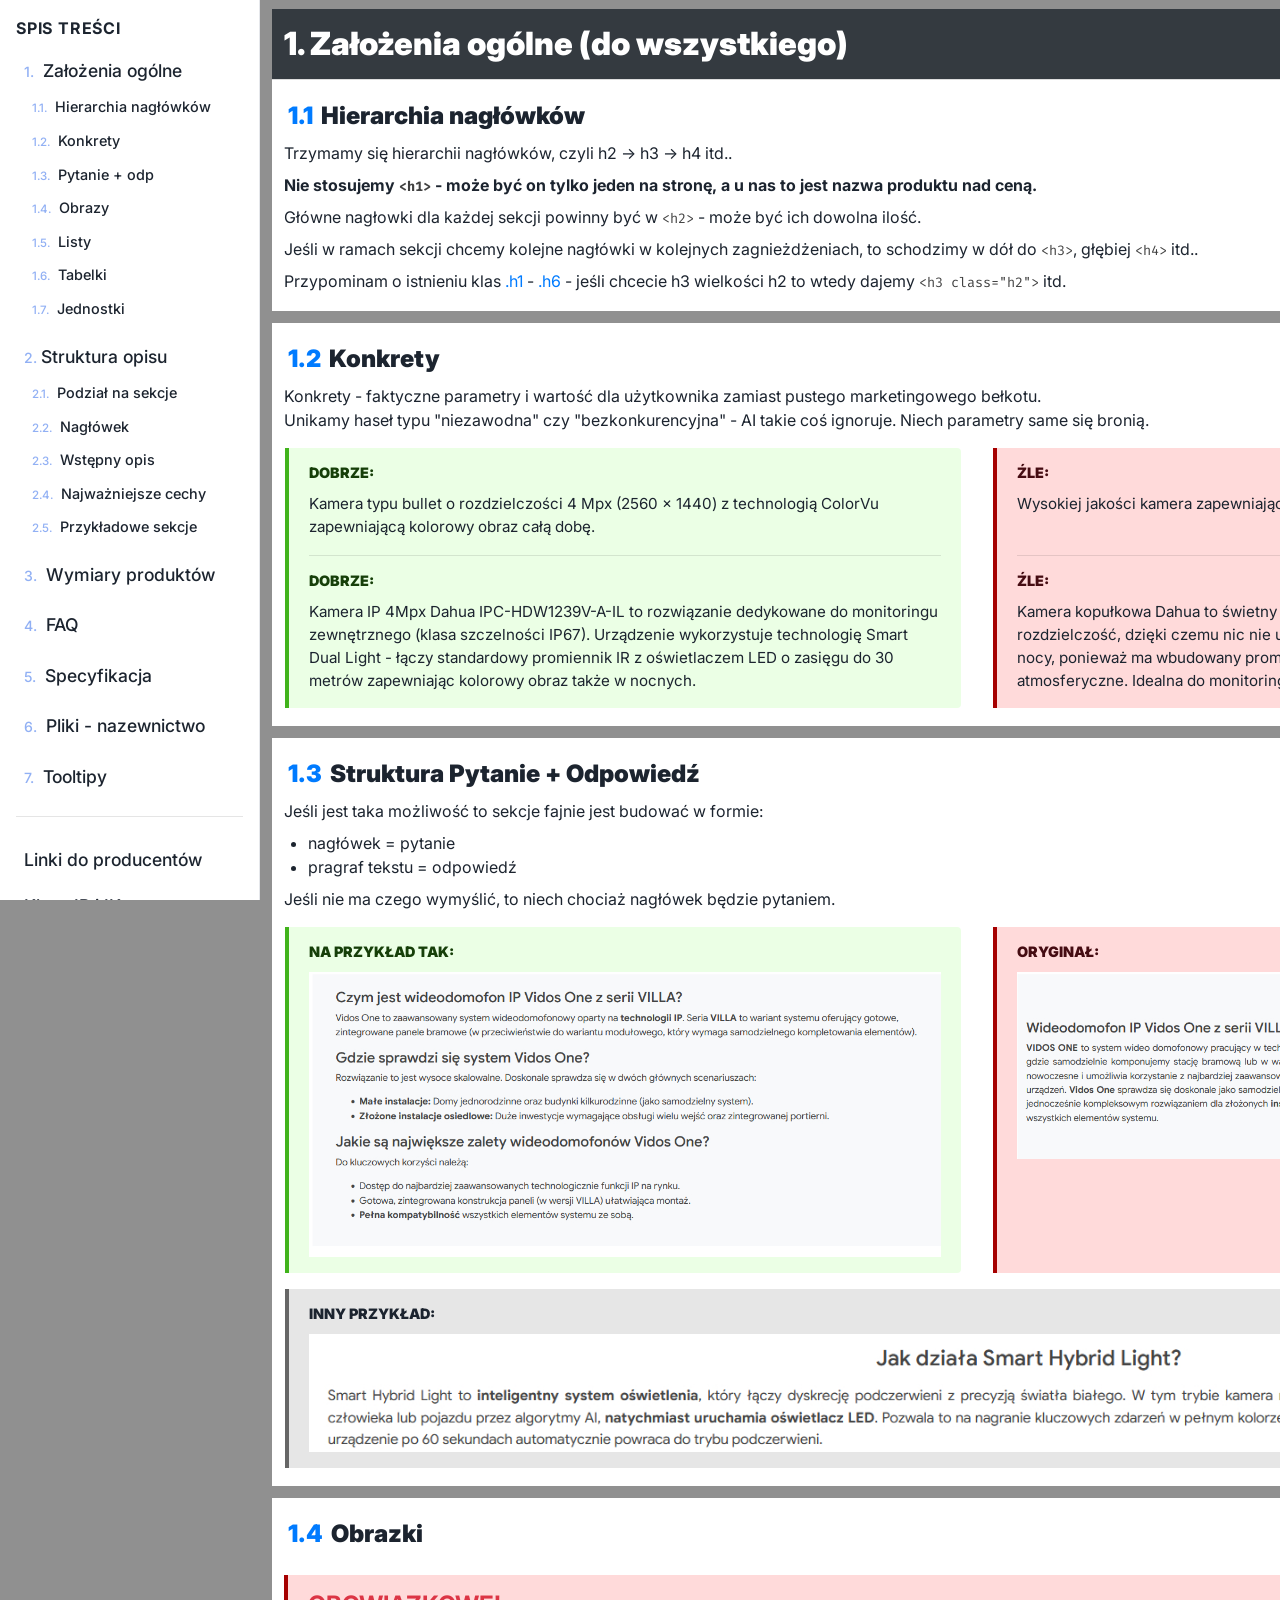
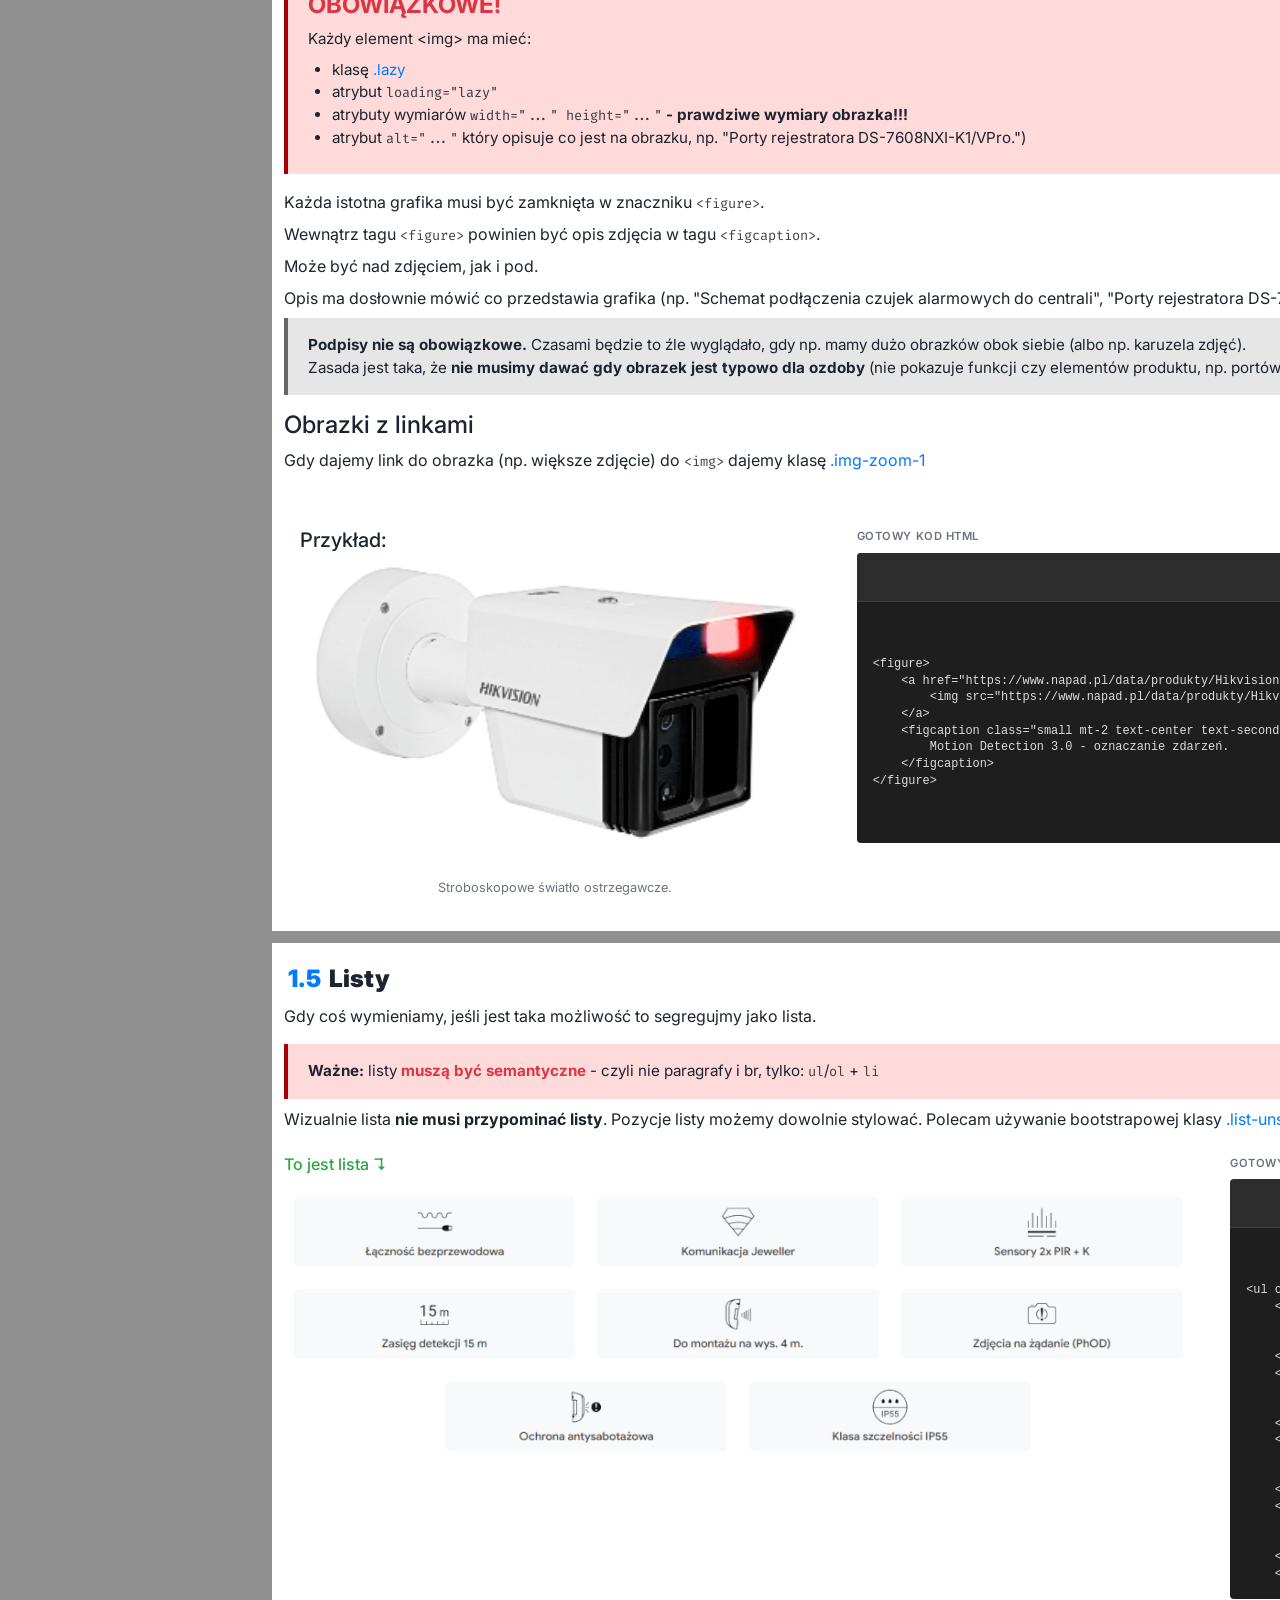
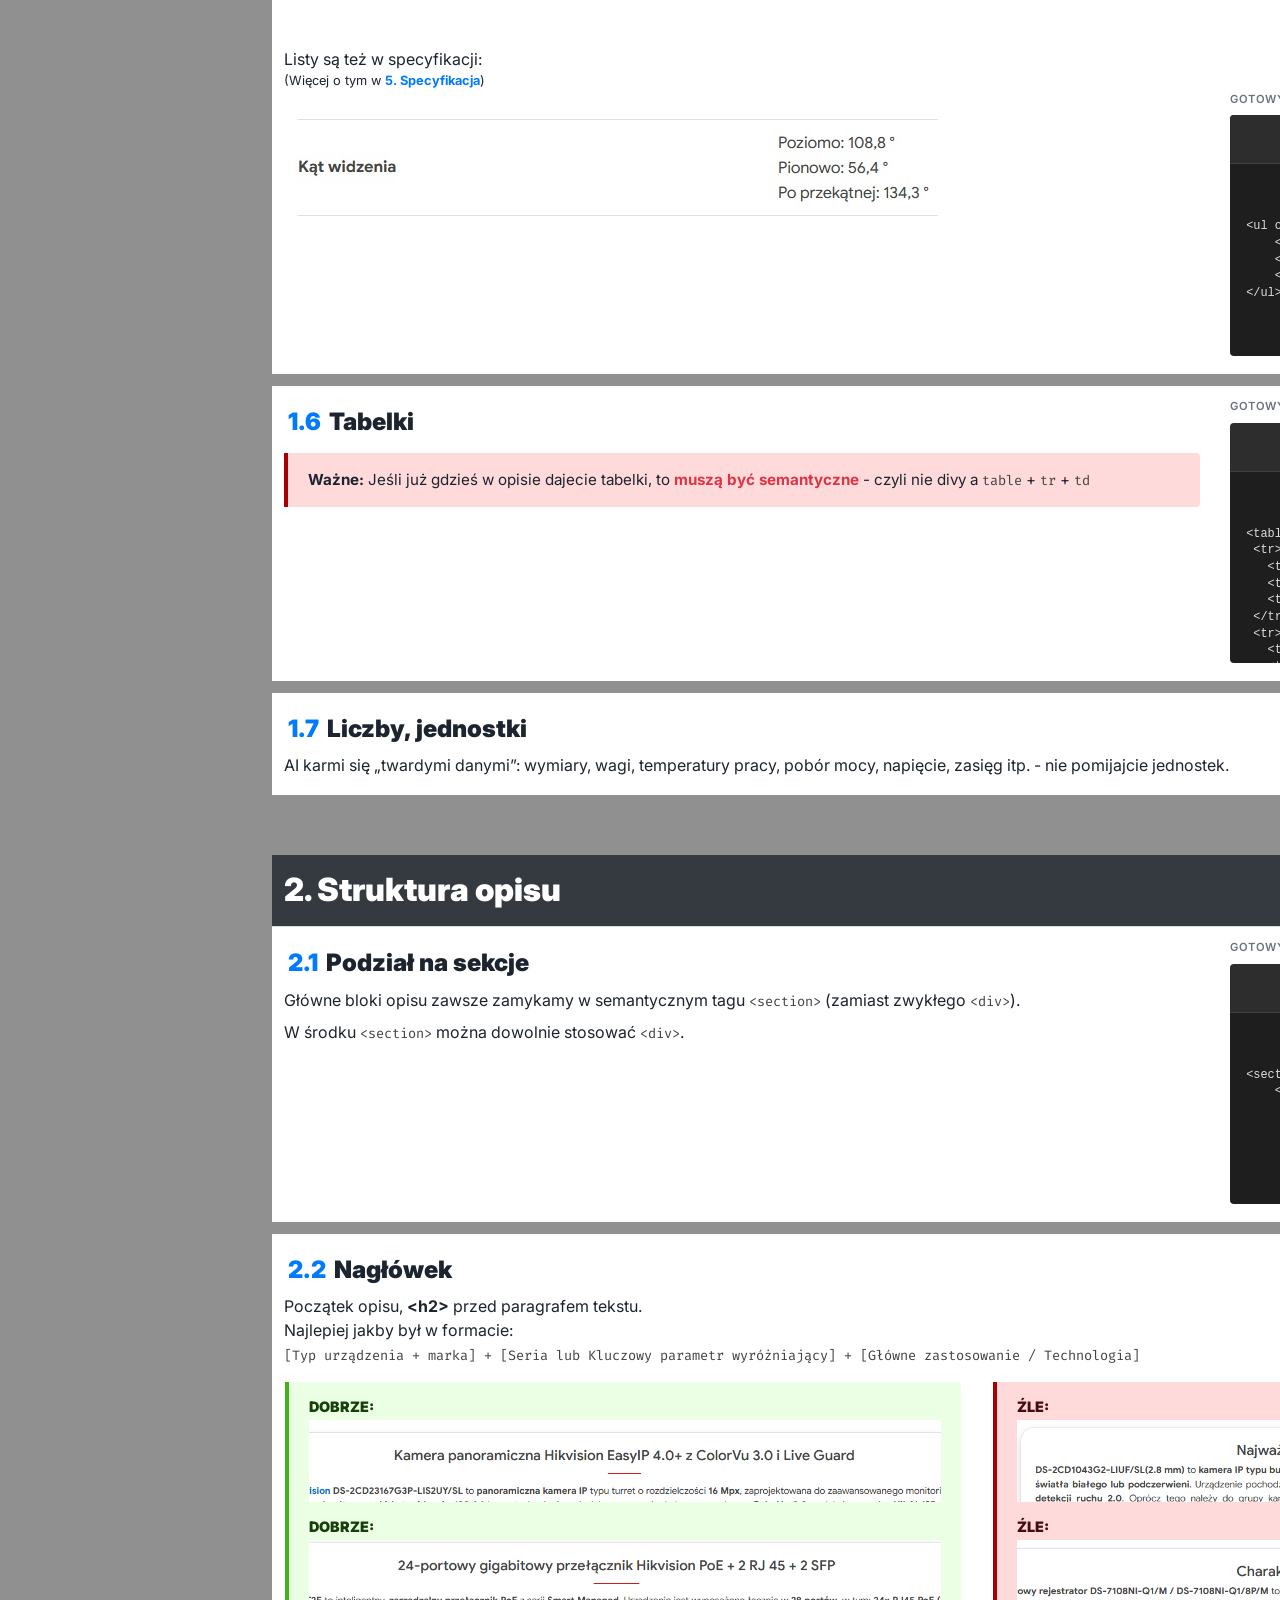
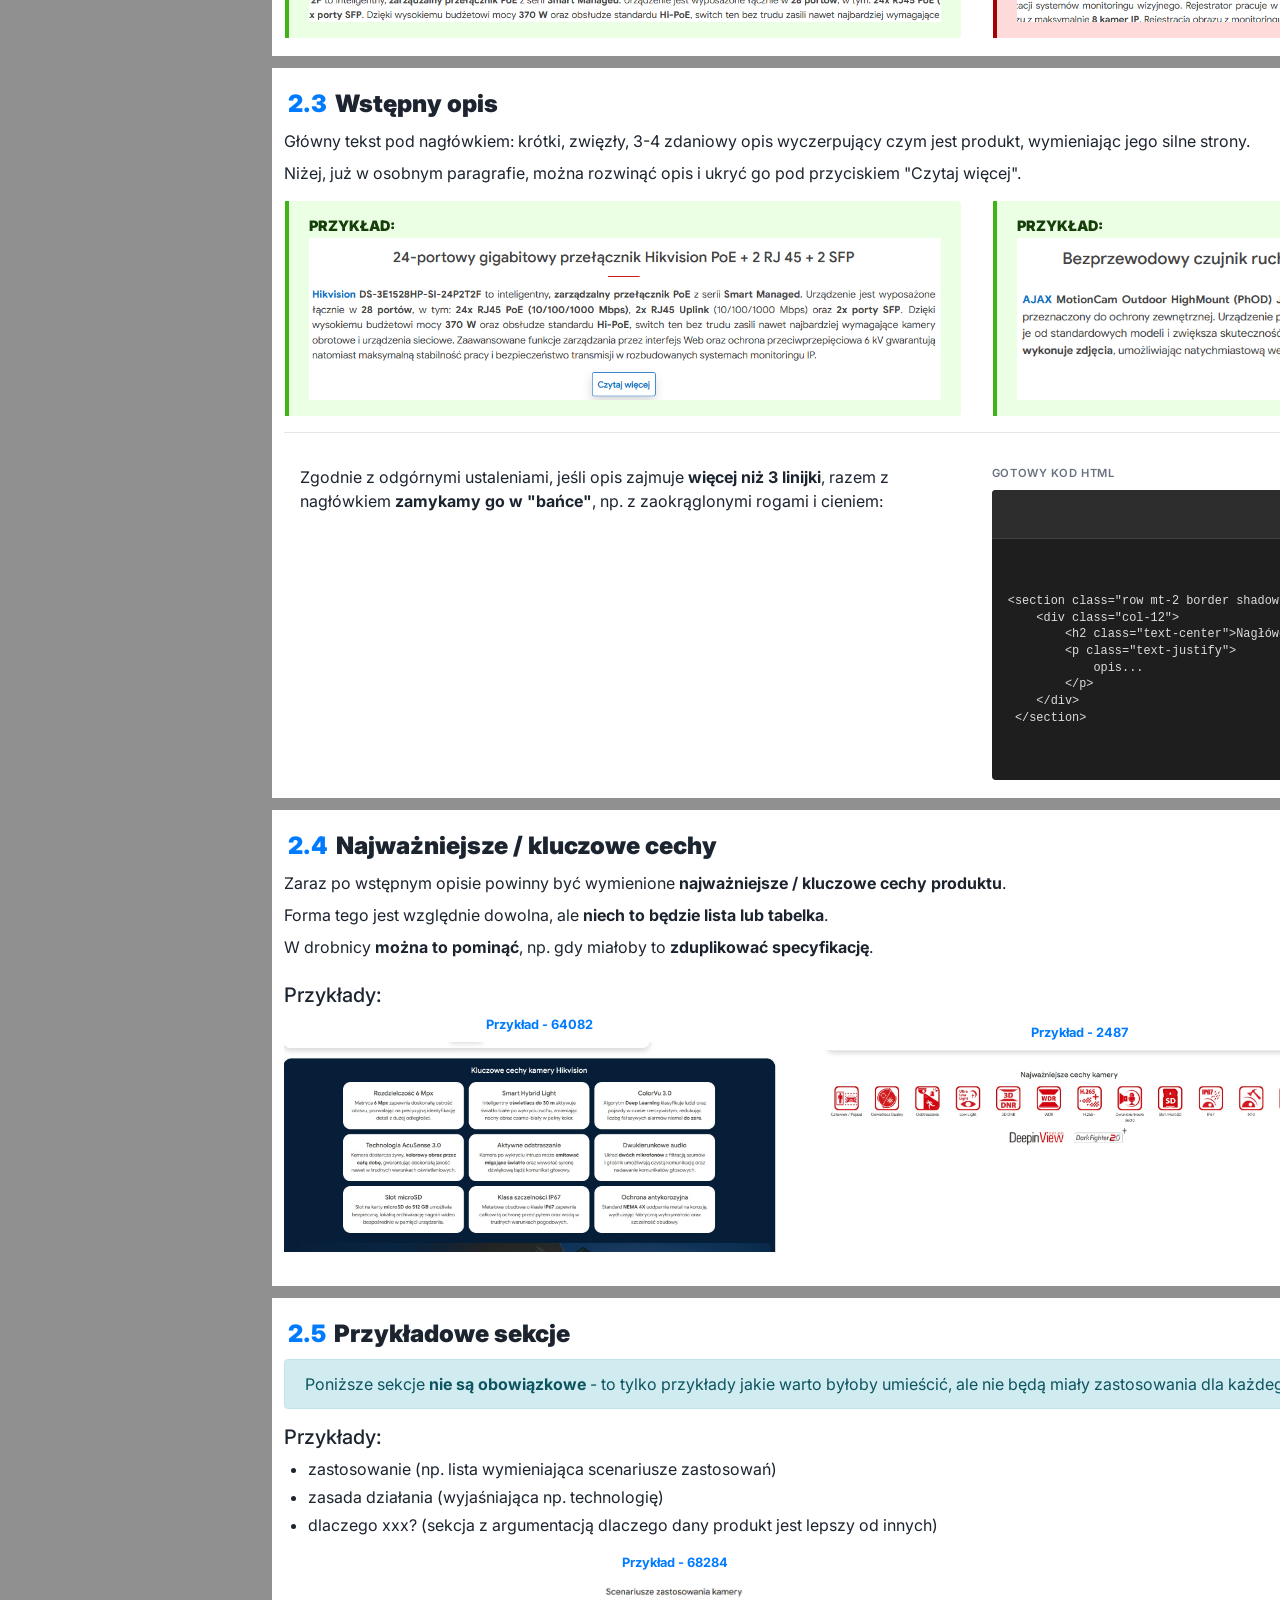
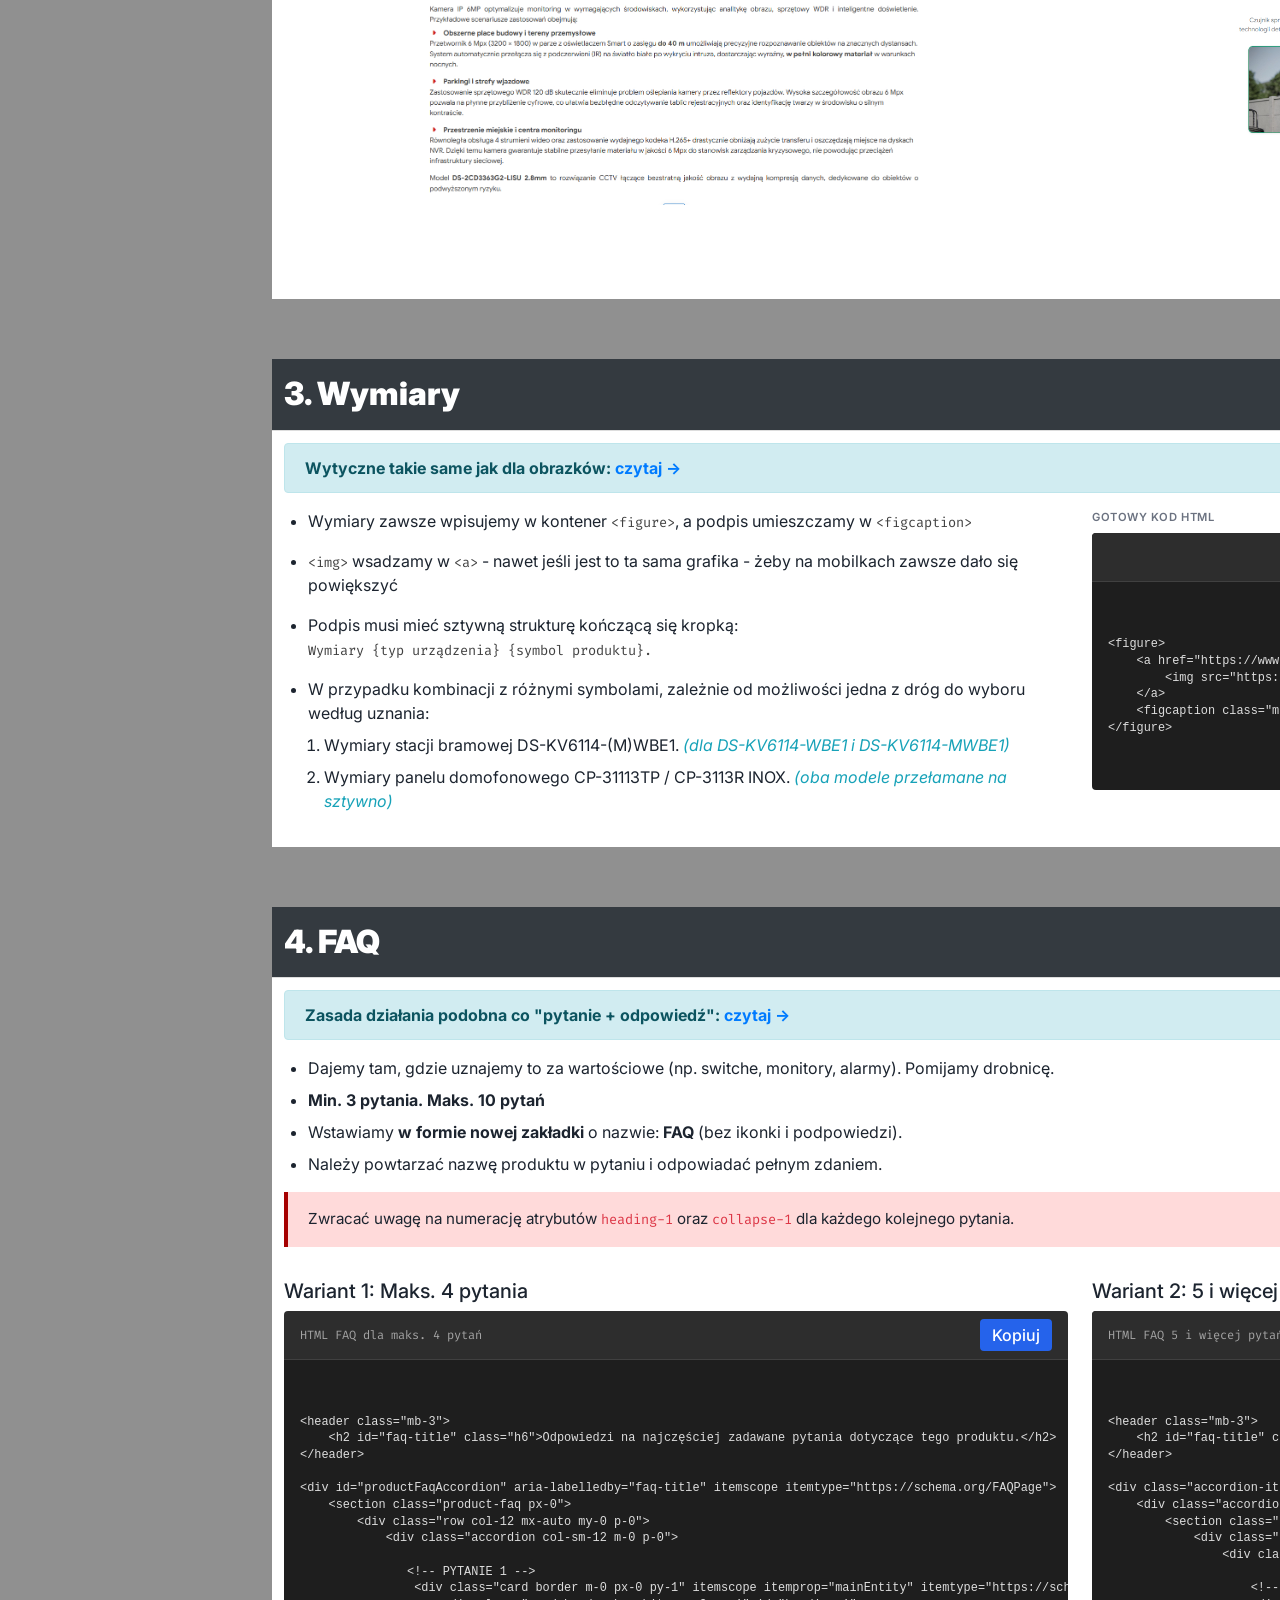
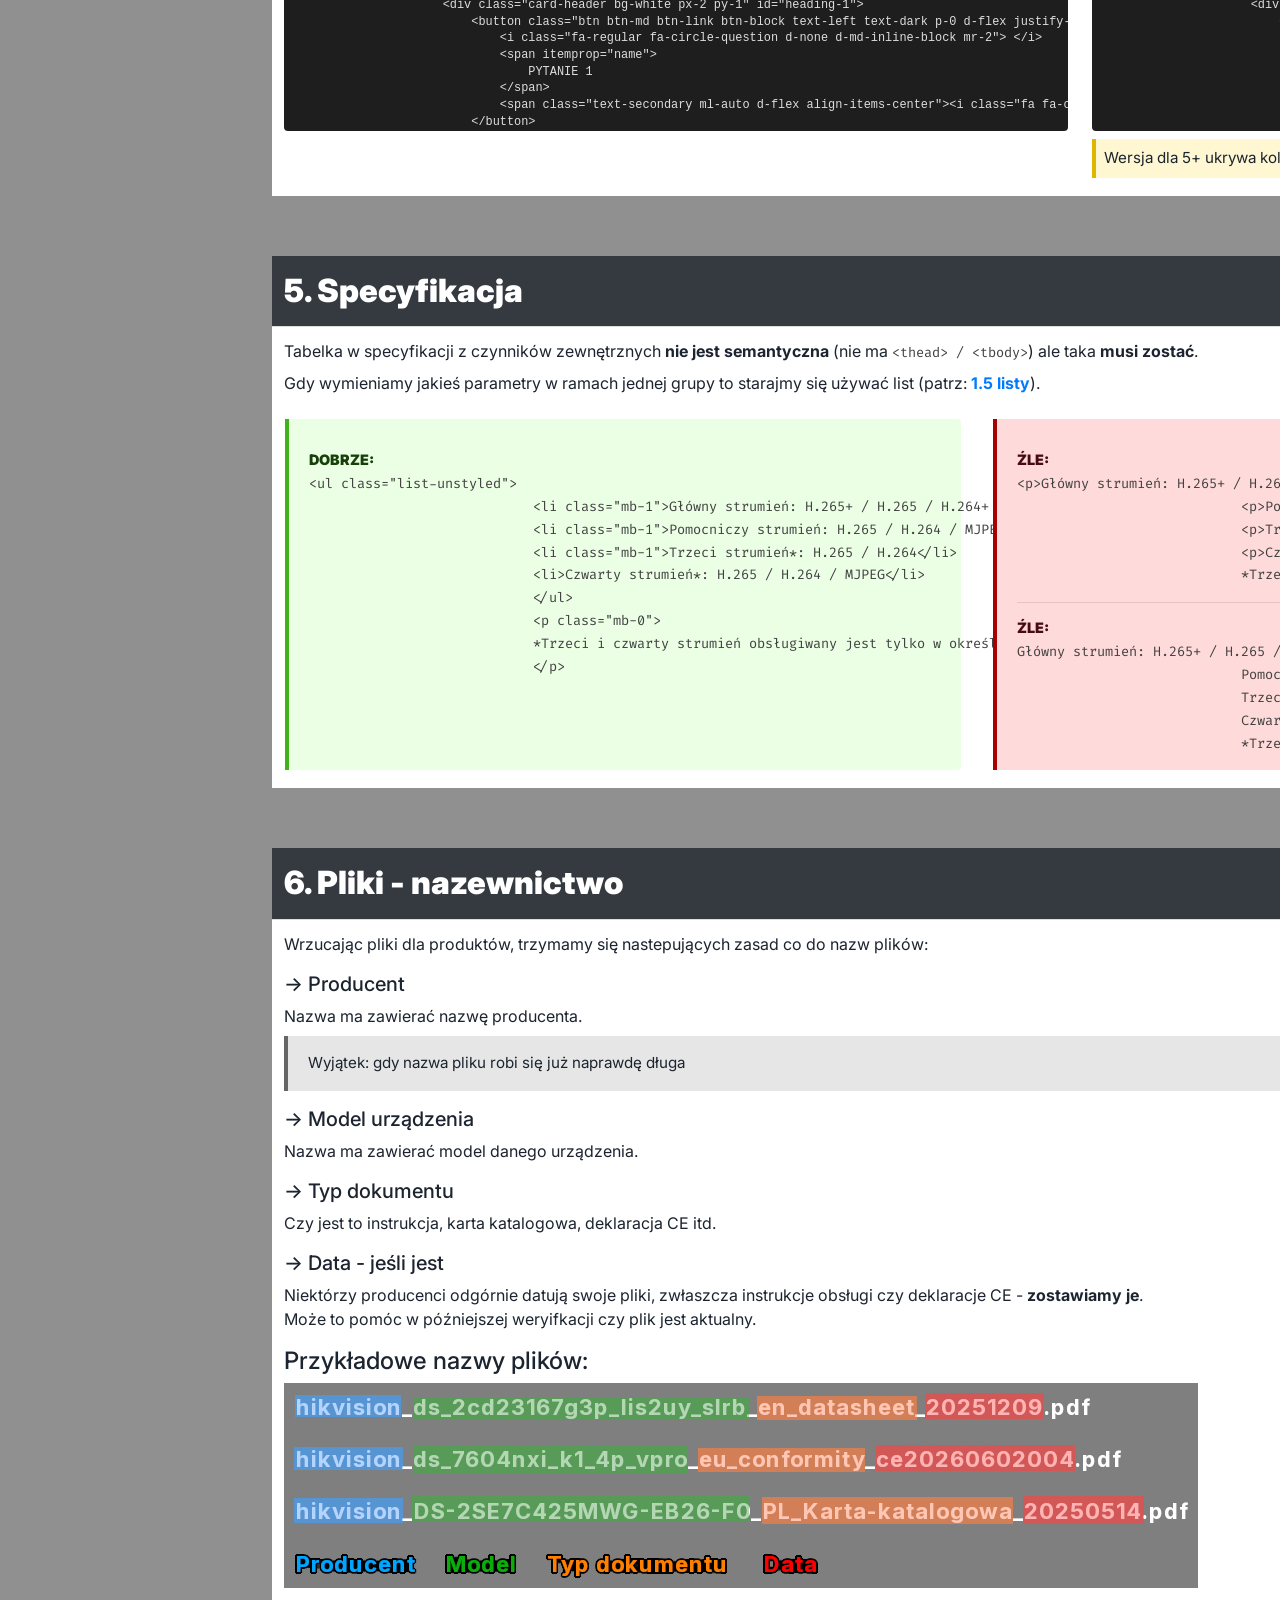
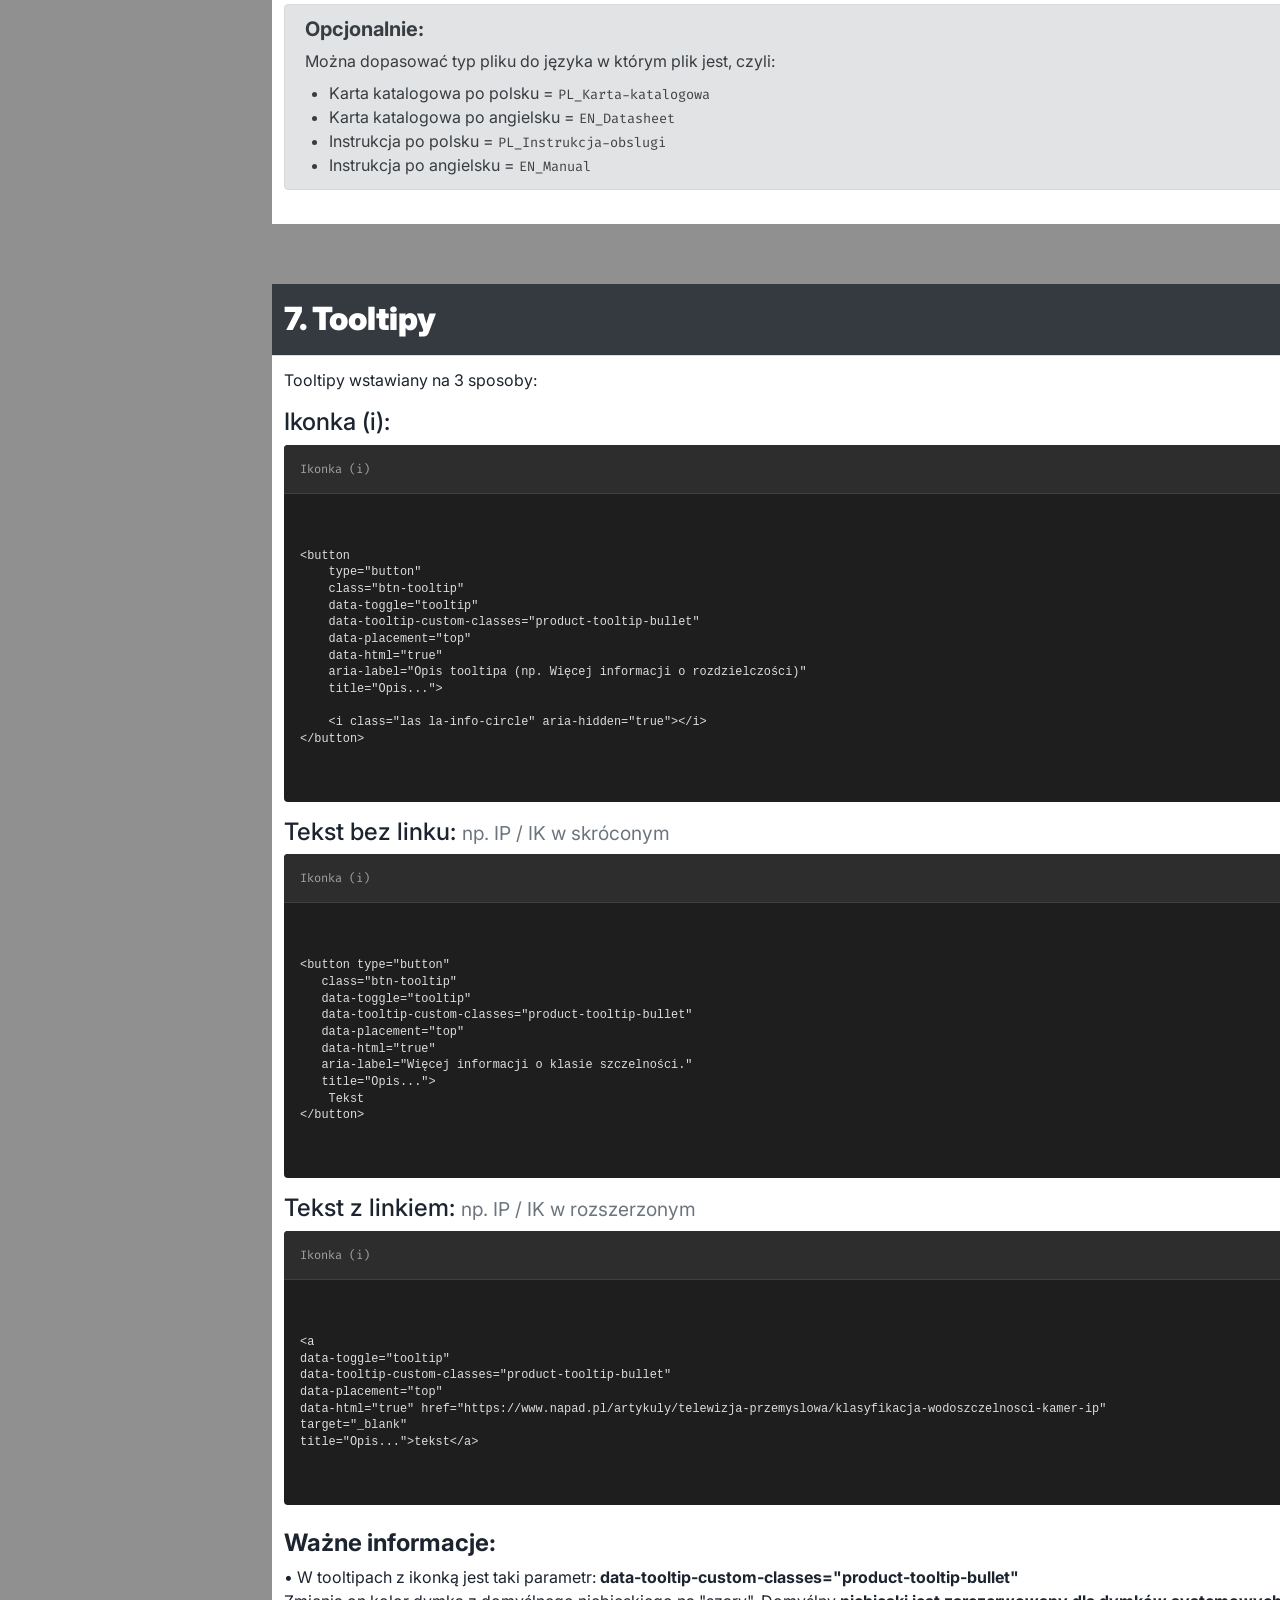
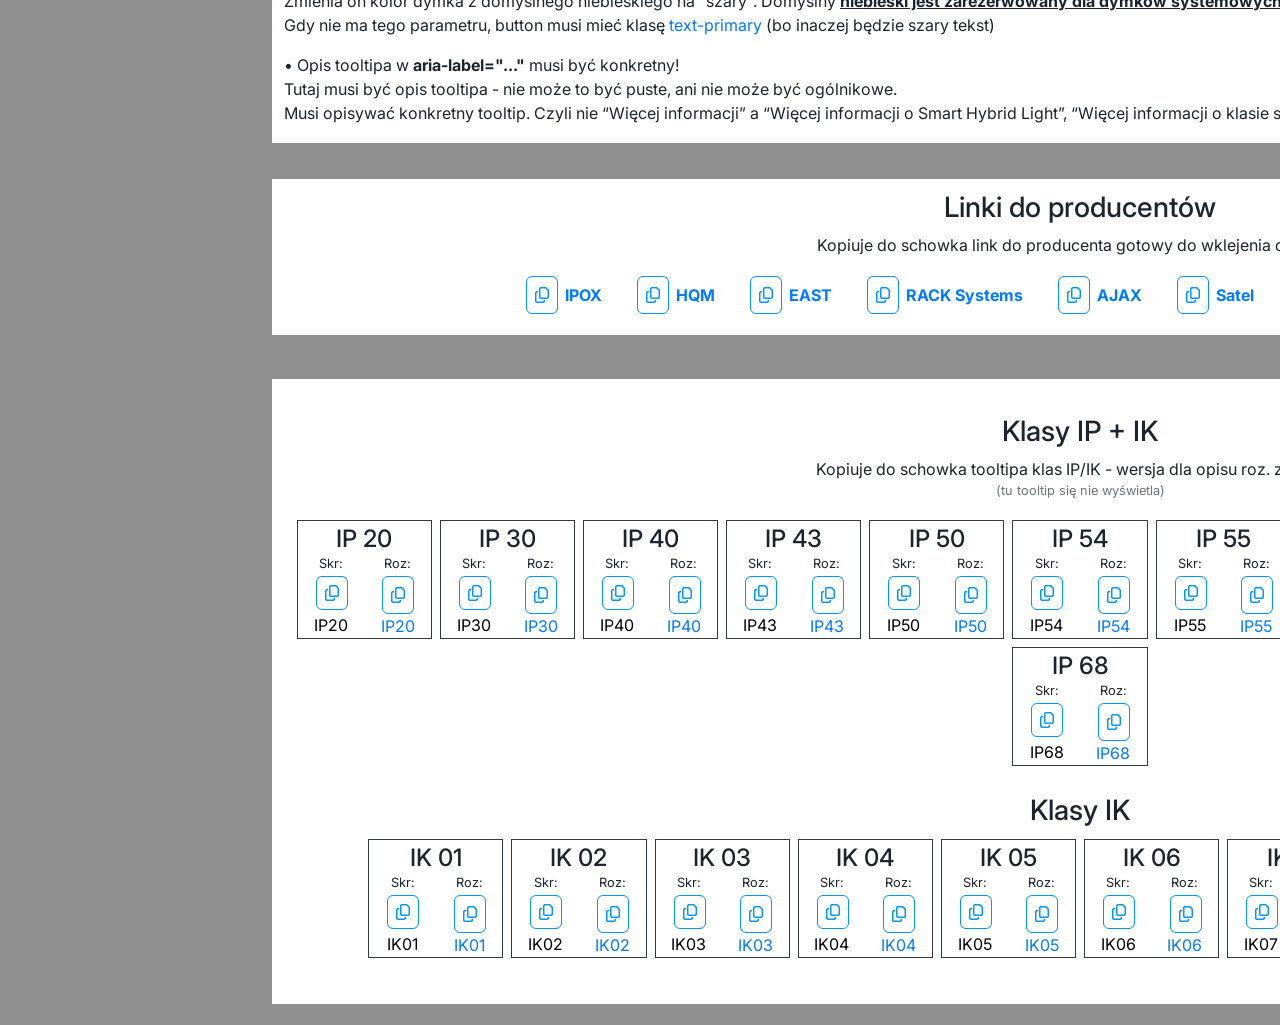
<file: index.html>
<!DOCTYPE html>
<html lang="pl">

<head>
    <meta charset="UTF-8">
    <meta name="viewport" content="width=device-width, initial-scale=1.0">
    <title>Wytyczne i ściągi do opisów produktów</title>
    <link href="https://fonts.googleapis.com/css2?family=Fira+Code:wght@400;500&family=Inter:wght@400;500;600;700&display=swap" rel="stylesheet">
    <link rel="stylesheet" href="https://cdn.jsdelivr.net/npm/bootstrap@4.6.2/dist/css/bootstrap.min.css" integrity="sha384-xOolHFLEh07PJGoPkLv1IbcEPTNtaed2xpHsD9ESMhqIYd0nLMwNLD69Npy4HI+N" crossorigin="anonymous">

    <link rel="stylesheet" href="style.css">
    <link rel="stylesheet" href="https://cdnjs.cloudflare.com/ajax/libs/font-awesome/6.7.2/css/all.min.css" />
</head>

<body>

    <nav class="sidebar">
        <div class="sidebar-title">Spis Treści</div>
        <ul class="nav-links">
            <li><a href="#zalozenia-ogolne"><span class="numeracja">1.</span> Założenia ogólne</a>
                <ul class="list-unstyled ml-2 mb-0">
                    <li><a href="#hierarchia-naglowkow"><span class="numeracja">1.1.</span> Hierarchia nagłówków</a></li>
                    <li><a href="#fakty"><span class="numeracja">1.2.</span> Konkrety</a></li>
                    <li><a href="#pytodp"><span class="numeracja">1.3.</span> Pytanie + odp</a></li>
                    <li><a href="#obrazki"><span class="numeracja">1.4.</span> Obrazy</a></li>
                    <li><a href="#listy"><span class="numeracja">1.5.</span> Listy</a></li>
                    <li><a href="#tabelki"><span class="numeracja">1.6.</span> Tabelki</a></li>
                    <li><a href="#liczby"><span class="numeracja">1.7.</span> Jednostki</a></li>
                </ul>
            </li>
            <li class="mt-2"><a href="#struktura"><span class="numeracja">2.</span>Struktura opisu</a>
                <ul class="list-unstyled ml-2 mb-0">
                    <li><a href="#podzial"><span class="numeracja">2.1.</span> Podział na sekcje</a></li>
                    <li><a href="#naglowek"><span class="numeracja">2.2.</span> Nagłówek</a></li>
                    <li><a href="#opis-wstep"><span class="numeracja">2.3.</span> Wstępny opis</a></li>
                    <li><a href="#najwazniejsze"><span class="numeracja">2.4.</span> Najważniejsze cechy</a></li>
                    <li><a href="#przykladowe-sekcje"><span class="numeracja">2.5.</span> Przykładowe sekcje</a></li>
                </ul>
            </li>
            <li class="mt-2"><a href="#wymiary"><span class="numeracja">3.</span> Wymiary produktów</a></li>
            <li class="mt-2"><a href="#faq"><span class="numeracja">4.</span> FAQ</a></li>
            <li class="mt-2"><a href="#specyfikacja"><span class="numeracja">5.</span> Specyfikacja</a></li>
            <li class="mt-2"><a href="#pliki"><span class="numeracja">6.</span> Pliki - nazewnictwo</a></li>
            <li class="mt-2"><a href="#tooltipy"><span class="numeracja">7.</span> Tooltipy</a></li>
            <hr>
            <li class="mt-1"><a href="#linki-do-producentow">Linki do producentów</a></li>
            <li class="mt-1"><a href="#klasy-ip-ik">Klasy IP i IK</a></li>
        </ul>
        <a href="wytyczne-do-opisow.zip" class="p-2 bg-success text-white rounded text-center img-zoom-1 text-decoration-none" download>Pobierz pliki lokalnie</a>
    </nav>

    <main class="main-content">
        <div class="main-header mt-2 bg-dark text-white" id="zalozenia-ogolne" style="border-bottom:1px solid #ddd;">
            <h2>1. Założenia ogólne (do wszystkiego)</h2>
        </div>

        <section class="module-card" id="hierarchia-naglowkow">
            <div class="module-header">
                <h3><span class="mr-2 text-primary">1.1</span>Hierarchia nagłówków</h3>
            </div>
            <div class="module-body">
                <p class="mb-2">Trzymamy się hierarchii nagłówków, czyli h2 -> h3 -> h4 itd..</p>
                <p class="mb-2"><strong>Nie stosujemy <code>&lt;h1&gt;</code> - może być on tylko jeden na stronę, a u nas to jest nazwa produktu nad ceną.</strong></p>
                <p class="mb-2">Główne nagłowki dla każdej sekcji powinny być w <code>&lt;h2&gt;</code> - może być ich dowolna ilość.</p>
                <p class="mb-2">Jeśli w ramach sekcji chcemy kolejne nagłówki w kolejnych zagnieżdżeniach, to schodzimy w dół do <code>&lt;h3&gt;</code>, głębiej <code>&lt;h4&gt;</code> itd..
                <p>Przypominam o istnieniu klas <span class="text-primary"> .h1</span> - <span class="text-primary"> .h6</span> - jeśli chcecie h3 wielkości h2 to wtedy dajemy <code>&lt;h3 class="h2"&gt;</code> itd.</p>
            </div>
        </section>

        <section class="module-card" id="fakty">
            <div class="module-header">
                <h3><span class="mr-2 text-primary">1.2</span>Konkrety</h3>
            </div>
            <div class="module-body">
                <p>Konkrety - faktyczne parametry i wartość dla użytkownika zamiast pustego marketingowego bełkotu.</p>
                <p>Unikamy haseł typu "niezawodna" czy "bezkonkurencyjna" - AI takie coś ignoruje. Niech parametry same się bronią.</p>
                <div class="row mt-3 justify-content-start">
                    <div class="col-12 col-md-5 mx-3 example-box good">
                        <h5>Dobrze:</h5>
                        <p>Kamera typu bullet o rozdzielczości 4 Mpx (2560&nbsp;&#215;&nbsp;1440) z technologią ColorVu zapewniającą kolorowy obraz całą dobę. </p>
                        <hr>
                        <h5>Dobrze:</h5>
                        <p>Kamera IP 4Mpx Dahua IPC-HDW1239V-A-IL to rozwiązanie dedykowane do monitoringu zewnętrznego (klasa szczelności IP67). Urządzenie wykorzystuje technologię Smart Dual Light - łączy standardowy promiennik IR z oświetlaczem LED o zasięgu do 30 metrów zapewniając kolorowy obraz także w nocnych.</p>
                    </div>
                    <div class="col-12 col-md-5 mx-3 example-box bad">
                        <h5>Źle:</h5>
                        <p>Wysokiej jakości kamera zapewniająca świetny obraz.<br><br></p>
                        <hr>
                        <h5>Źle:</h5>
                        <p>Kamera kopułkowa Dahua to świetny wybór do monitoringu. Posiada wysoką rozdzielczość, dzięki czemu nic nie umknie Twojej uwadze. Sprawdzi się w dzień i w nocy, ponieważ ma wbudowany promiennik. Wykrywa ruch i jest odporna na warunki atmosferyczne. Idealna do monitoringu domu.</p>
                    </div>
                </div>
            </div>
        </section>

        <section class="module-card" id="pytodp">
            <div class="module-header">
                <h3><span class="mr-2 text-primary">1.3</span>Struktura Pytanie + Odpowiedź</h3>
            </div>
            <div class="module-body">
                <p>Jeśli jest taka możliwość to sekcje fajnie jest budować w formie: </p>
                <ul class="ml-4 my-2">
                    <li>nagłówek = pytanie</li>
                    <li>pragraf tekstu = odpowiedź</li>
                </ul>
                <p>Jeśli nie ma czego wymyślić, to niech chociaż nagłówek będzie pytaniem.</p>
                <div class="row mt-3 justify-content-start">

                    <div class="col-12 col-md-5 mx-3 example-box good">
                        <h5>Na przykład tak:</h5>
                        <a href="vidos-przyklad.jpg" data-fancybox="gallery"><img src="vidos-przyklad.jpg" alt="" class="img-fluid"></a>
                    </div>
                    <div class="col-12 col-md-5 mx-3 example-box bad">
                        <h5>Oryginał:</h5>
                        <a href="vidos-oryginal.jpg" data-fancybox="gallery"><img src="vidos-oryginal.jpg" alt="" class="img-fluid"></a>
                    </div>
                </div>
                <div class="row mt-3 justify-content-start">

                    <div class="col-12 col-md-11 mx-3 example-box neutral">
                        <h5>Inny przykład:</h5>
                        <a href="hik-pytanieodp-przyklad.jpg" data-fancybox="gallery"><img src="hik-pytanieodp-przyklad.jpg" alt="" class="img-fluid"></a>
                    </div>
                </div>
            </div>
        </section>

        <section class="module-card" id="obrazki">
            <div class="module-header">
                <h3><span class="mr-2 text-primary">1.4</span>Obrazki</h3>
            </div>
            <div class="module-body">
                <div class="example-box bad my-3">
                    <h4 class="text-danger font-weight-bold">OBOWIĄZKOWE!</h4>
                    Każdy element &lt;img&gt; ma mieć:
                    <ul class="my-2 ml-4">
                        <li>klasę <span class="text-primary"> .lazy</span></li>
                        <li>atrybut <code class="text-dark">loading="lazy"</code></li>
                        <li>atrybuty wymiarów <code class="text-dark">width="..." height="..."</code> <strong>- prawdziwe wymiary obrazka!!!</strong></li>
                        <li>atrybut <code class="text-dark">alt="..."</code> który opisuje co jest na obrazku, np. "Porty rejestratora DS-7608NXI-K1/VPro.")</li>
                    </ul>
                </div>
                <p class="mb-2">Każda istotna grafika musi być zamknięta w znaczniku <code>&lt;figure&gt;</code>.</p>
                <p class="mb-2">Wewnątrz tagu <code>&lt;figure&gt;</code> powinien być opis zdjęcia w tagu <code>&lt;figcaption&gt;</code>.</p>
                <p class="mb-2">Może być nad zdjęciem, jak i pod.</p>
                <p class="mb-2">Opis ma dosłownie mówić co przedstawia grafika (np. "Schemat podłączenia czujek alarmowych do centrali", "Porty rejestratora DS-7608NXI-K1/VPro.").</p>
                <div class="example-box neutral mb-3">
                    <p><strong>Podpisy nie są obowiązkowe.</strong> Czasami będzie to źle wyglądało, gdy np. mamy dużo obrazków obok siebie (albo np. karuzela zdjęć).<br>
                        Zasada jest taka, że <strong>nie musimy dawać gdy obrazek jest typowo dla ozdoby</strong> (nie pokazuje funkcji czy elementów produktu, np. portów)</p>
                </div>
                <h4>Obrazki z linkami</h4>
                <p class="mb-2">Gdy dajemy link do obrazka (np. większe zdjęcie) do <code>&lt;img&gt;</code> dajemy klasę <span class="text-primary">.img-zoom-1</span></p>
                <div class="row mt-5 justify-content-start">
                    <div class="col-12 col-md-4 mx-3">
                        <h5>Przykład:</h5>
                        <figure>
                            <a href="figcaption-przyklad.jpg">
                                <img src="figcaption-przyklad.jpg" alt="Zasada działania Hikvision Motion Detection 2.0" loading="lazy" class="img-fluid lazy img-zoom-1" width="574" height="317">
                            </a>
                            <figcaption class="small mt-2 text-center text-secondary">
                                Stroboskopowe światło ostrzegawcze.
                            </figcaption>
                        </figure>
                    </div>
                    <div class="col-12 col-md-7">
                        <div class="section-label">Gotowy kod HTML</div>
                        <div class="code-box">
                            <div class="code-header">
                                <button class="btn-copy mr-0 ml-auto" data-code-id="kod-figure-img">Kopiuj</button>
                            </div>
                            <code id="kod-figure-img">
                                <pre>&lt;figure&gt;
    &lt;a href="https://www.napad.pl/data/produkty/Hikvision/technologie/motion_detection_2.0/md2_0.jpg"&gt;
        &lt;img src="https://www.napad.pl/data/produkty/Hikvision/technologie/motion_detection_2.0/md2_0.jpg" alt="Zasada działania Hikvision Motion Detection 2.0" loading="lazy" class="img-fluid lazy img-zoom-1" width="574" height="317"&gt;
    &lt;/a&gt;
    &lt;figcaption class="small mt-2 text-center text-secondary"&gt;
        Motion Detection 3.0 - oznaczanie zdarzeń.
    &lt;/figcaption&gt;
&lt;/figure&gt;</pre>
                            </code>
                        </div>
                    </div>
                </div>
            </div>
        </section>


        <section class="module-card" id="listy">
            <div class="module-header">
                <h3><span class="mr-2 text-primary">1.5</span>Listy</h3>
            </div>
            <div class="module-body">
                <p>Gdy coś wymieniamy, jeśli jest taka możliwość to segregujmy jako lista.</p>
                <div class="example-box bad mt-3">
                    <p><strong>
                            Ważne:</strong> listy <strong class="text-danger">muszą być semantyczne</strong> - czyli nie paragrafy i br, tylko: <code>ul</code>/<code>ol</code> + <code>li</code></p>
                </div>
                <p class="mt-2">
                    Wizualnie lista <strong>nie musi przypominać listy</strong>. Pozycje listy możemy dowolnie stylować.
                    Polecam używanie bootstrapowej klasy <span class="text-primary">.list-unstyled</span> - czyści domyślne stylowanie.</p>

                <div class="row mt-4 mb-5">
                    <div class="col-md-7">
                        <h6 class="text-success">To jest lista &#8628;</h6>
                        <img src="ajax_przyklad-lista.jpg" alt="" class="img-fluid">
                    </div>
                    <div class="col-md-5">
                        <div class="section-label">Gotowy kod HTML</div>
                        <div class="code-box">
                            <div class="code-header">
                                <button class="btn-copy mr-0 ml-auto" data-code-id="kod-lista">Kopiuj</button>
                            </div>
                            <code id="kod-lista">
                                <pre>&lt;ul class="list-group list-group-flush d-flex flex-row flex-wrap justify-content-center"&gt;
    &lt;li class="col-sm-12 col-md-5 col-lg-3 my-1 mt-md-3 mb-md-3 mx-3 p-2 d-flex flex-column align-items-center bg-light rounded-050"&gt;
        &lt;img src="https://www.napad.pl/data/produkty/AJAX/!ikony/wired-wireless-connection_mini.png" class="img-fluid lazy mx-auto nogallery" loading="lazy" width="56" height="56" alt="Łączność bezprzewodowa"&gt;
        &lt;h6 class="my-1"&gt;Łączność bezprzewodowa&lt;/h6&gt;
    &lt;/li&gt;
    &lt;li class="col-sm-12 col-md-5 col-lg-3 my-1 mt-md-3 mb-md-3 mx-3 p-2 d-flex flex-column align-items-center bg-light rounded-050"&gt;
        &lt;img src="https://www.napad.pl/data/produkty/AJAX/!ikony/jeweller-logo_black.png" class="img-fluid lazy mx-auto nogallery" loading="lazy" width="56" height="56" alt="Komunikacja Jeweller"&gt;
        &lt;h6 class="my-1"&gt;Komunikacja Jeweller&lt;/h6&gt;
    &lt;/li&gt;
    &lt;li class="col-sm-12 col-md-5 col-lg-3 my-1 mt-md-3 mb-md-3 mx-3 p-2 d-flex flex-column align-items-center bg-light rounded-050"&gt;
        &lt;img src="https://www.napad.pl/data/produkty/AJAX/!ikony/smart-detect_mini.png" class="img-fluid lazy mx-auto nogallery" loading="lazy" width="56" height="56" alt="Sensory 2x PIR + K"&gt;
        &lt;h6 class="my-1"&gt;Sensory 2x PIR + K&lt;/h6&gt;
    &lt;/li&gt;
    &lt;li class="col-sm-12 col-md-5 col-lg-3 my-1 mt-md-3 mb-md-3 mx-3 p-2 d-flex flex-column align-items-center bg-light rounded-050"&gt;
        &lt;img src="https://www.napad.pl/data/produkty/AJAX/!ikony/15-m-distance_mini.png" class="img-fluid lazy mx-auto nogallery" loading="lazy" width="56" height="56" alt="Zasięg do 15 m"&gt;
        &lt;h6 class="my-1"&gt;Zasięg detekcji 15 m&lt;/h6&gt;
    &lt;/li&gt;
    &lt;li class="col-sm-12 col-md-5 col-lg-3 my-1 mt-md-3 mb-md-3 mx-3 p-2 d-flex flex-column align-items-center bg-light rounded-050"&gt;
        &lt;img src="https://www.napad.pl/data/produkty/AJAX/!ikony/one-sensors_mini.png" class="img-fluid lazy mx-auto nogallery" loading="lazy" width="56" height="56" alt="Montaż 2-4 m"&gt;
        &lt;h6 class="my-1"&gt;Do montażu na wys. 4&nbsp;m.&lt;/h6&gt;
    &lt;/li&gt;
    &lt;li class="col-sm-12 col-md-5 col-lg-3 my-1 mt-md-3 mb-md-3 mx-3 p-2 d-flex flex-column align-items-center bg-light rounded-050"&gt;
        &lt;img src="https://www.napad.pl/data/produkty/AJAX/!ikony/alarm-photo_mini.png" class="img-fluid lazy mx-auto nogallery" loading="lazy" width="56" height="56" alt="Zdjęcie na żądanie"&gt;
        &lt;h6 class="my-1"&gt;Zdjęcia na żądanie (PhOD)&lt;/h6&gt;
    &lt;/li&gt;
    &lt;li class="col-sm-12 col-md-5 col-lg-3 my-1 mt-md-3 mb-md-3 mx-3 p-2 d-flex flex-column align-items-center bg-light rounded-050"&gt;
         &lt;img src="https://www.napad.pl/data/produkty/AJAX/!ikony/tamper-m%D1%81-outdoor.png" class="img-fluid lazy mx-auto nogallery" loading="lazy" width="56" height="56" alt="Zabezpieczenia antysabotażowe"&gt;
        &lt;h6 class="my-1"&gt;Ochrona antysabotażowa&lt;/h6&gt;
    &lt;/li&gt;
    &lt;li class="col-sm-12 col-md-5 col-lg-3 my-1 mt-md-3 mb-md-3 mx-3 p-2 d-flex flex-column align-items-center bg-light rounded-050"&gt;
        &lt;img src="https://www.napad.pl/data/produkty/AJAX/!ikony/ip55_mini.png" class="img-fluid lazy mx-auto nogallery" loading="lazy" width="56" height="56" alt="Odporność IP55"&gt;
        &lt;h6 class="my-1"&gt;Klasa szczelności IP55&lt;/h6&gt;
    &lt;/li&gt;
&lt;/ul&gt;</pre>
                            </code>

                        </div>
                    </div>

                </div>
                <p>Listy są też w specyfikacji:</p>
                <p class="small">(Więcej o tym w <a href="#specyfikacja" class="text-primary font-weight-bold">5. Specyfikacja</a>)</p>
                <div class="row justify-content-start">
                    <div class="col-12 col-md-7">
                        <img src="lista-w-spec.jpg" alt="" class="mt-4">
                    </div>
                    <div class="col-12 col-md-5">
                        <div class="section-label">Gotowy kod HTML</div>
                        <div class="code-box">
                            <div class="code-header">
                                <button class="btn-copy mr-0 ml-auto" data-code-id="kod-lista-spec">Kopiuj</button>
                            </div>
                            <code id="kod-lista-spec">
                                <pre>&lt;ul class="list-unstyled m-0"&gt;
    &lt;li class="mb-1">Poziomo: 108,8&nbsp;&deg;&lt;/li&gt;
    &lt;li class="mb-1">Pionowo: 56,4&nbsp;&deg;&lt;/li&gt;
    &lt;li>Po przekątnej: 134,3&nbsp;&deg;&lt;/li&gt;
&lt;/ul&gt;</pre>
                            </code>
                        </div>
                    </div>

                </div>
            </div>

        </section>

        <section class="module-card" id="tabelki">
            <div class="module-body">
                <div class="row">
                    <div class="col-md-7">
                        <div class="module-header">
                            <h3><span class="mr-2 text-primary">1.6</span>Tabelki</h3>
                        </div>
                        <div class="example-box bad mt-3">
                            <p><strong>Ważne:</strong> Jeśli już gdzieś w opisie dajecie tabelki, to <strong class="text-danger">muszą być semantyczne</strong> - czyli nie divy a <code>table</code> + <code>tr</code> + <code>td</code></p>
                        </div>

                    </div>

                    <div class="col-md-5">
                        <div class="section-label">Gotowy kod HTML</div>
                        <div class="code-box" style="height:240px">
                            <div class="code-header">
                                <button class="btn-copy mr-0 ml-auto" data-code-id="kod-tabela">Kopiuj</button>
                            </div>

                            <code id="kod-tabela">
                                <pre>&lt;table&gt;
 &lt;tr&gt;
   &lt;th&gt;Nagłówek 1&lt;/th&gt;
   &lt;th&gt;Nagłówek 2&lt;/th&gt; 
   &lt;th&gt;Nagłówek 3&lt;/th&gt;
 &lt;/tr&gt;
 &lt;tr&gt;
   &lt;td&gt;Dane 1A&lt;/td&gt;
   &lt;td&gt;Dane 1B&lt;/td&gt; 
   &lt;td&gt;Dane 1C&lt;/td&gt;
 &lt;/tr&gt;
  &lt;tr&gt;
   &lt;td&gt;Dane 2A&lt;/td&gt;
   &lt;td&gt;Dane 2B&lt;/td&gt; 
   &lt;td&gt;Dane 2C&lt;/td&gt;
  &lt;/tr&gt;
&lt;/table&gt;</pre>
                            </code>
                        </div>
                    </div>
                </div>
            </div>
        </section>




        <section class="module-card" id="liczby">
            <div class="module-header">
                <h3><span class="mr-2 text-primary">1.7</span>Liczby, jednostki </h3>
            </div>
            <div class="module-body">
                <p>AI karmi się „twardymi danymi”: wymiary, wagi, temperatury pracy, pobór mocy, napięcie, zasięg itp. - nie pomijajcie jednostek.</p>
            </div>
        </section>

        <div class="main-header mt-5 bg-dark text-white" style="border-bottom:1px solid #ddd;" id="struktura">
            <h2>2. Struktura opisu</h2>
        </div>

        <section class="module-card" id="podzial">
            <div class="module-body">
                <div class="row">
                    <div class="col-md-7">
                        <div class="module-header">
                            <h3><span class="mr-2 text-primary">2.1</span>Podział na sekcje</h3>
                        </div>
                        <p class="mb-2">Główne bloki opisu zawsze zamykamy w semantycznym tagu <code>&lt;section&gt;</code> (zamiast zwykłego <code>&lt;div&gt;</code>).</p>
                        <p>W środku <code>&lt;section&gt;</code> można dowolnie stosować <code>&lt;div&gt;</code>.</p>
                    </div>

                    <div class="col-md-5">
                        <div class="section-label">Gotowy kod HTML</div>
                        <div class="code-box" style="height:240px">
                            <div class="code-header">
                                <button class="btn-copy mr-0 ml-auto" data-code-id="kod-section">Kopiuj</button>
                            </div>
                            <code id="kod-section">
                                <pre>&lt;section class="row my-4 justify-content-center"&gt;
    &lt;div class="col-md-6"&gt;
        &lt;h2 class="mb-3"&gt;Kamera IP 4K z detekcją ruchu AI i ColorVu&lt;/h2&gt;
        &lt;p&gt;
            Rozdzielczość &lt;strong&gt;8 Mpx&lt;/strong&gt; pozwala na precyzyjną identyfikację 
            człowieka lub pojazdu z odległości &lt;strong&gt;do 15 metrów&lt;/strong&gt;. 
            Wbudowany oświetlacz LED gwarantuje...
        &lt;/p&gt;
    &lt;/div&gt;
    &lt;div class="col-md-6"&gt;
        ...
    &lt;/div&gt;
&lt;/section&gt;</pre>
                            </code>
                        </div>
                    </div>
                </div>
            </div>
        </section>

        <section class="module-card">
            <div class="module-header" id="naglowek">
                <h3><span class="mr-2 text-primary">2.2</span>Nagłówek</h3>
            </div>
            <div class="module-body">
                <p>Początek opisu, <strong>&lt;h2&gt;</strong> przed paragrafem tekstu.</p>
                <p>Najlepiej jakby był w formacie:<br>
                    <code>[Typ urządzenia + marka] + [Seria lub Kluczowy parametr wyróżniający] + [Główne zastosowanie / Technologia]</code>
                </p>

                <div class="row justify-content-start mt-3">
                    <div class="col-12 col-md-5 mx-3 example-box good">
                        <h5 class="mb-1">DOBRZE:</h5>
                        <a href="hik-dobry-przyklad1.jpg" data-fancybox="gallery"><img src="hik-dobry-przyklad1.jpg" alt="" class="img-fluid"></a>
                        <h5 class="mt-3 mb-1">DOBRZE:</h5>
                        <a href="hik-dobry-przyklad2.jpg" data-fancybox="gallery"><img src="hik-dobry-przyklad2.jpg" alt="" class="img-fluid"></a>
                    </div>
                    <div class="col-12 col-md-5 mx-3 example-box bad">
                        <h5 class="mb-1">ŹLE:</h5>
                        <a href="hik-zly-przyklad1.jpg" data-fancybox="gallery"><img src="hik-zly-przyklad1.jpg" alt="" class="img-fluid"></a>
                        <h5 class="mt-3 mb-1">ŹLE:</h5>
                        <a href="hik-zly-przyklad2.jpg" data-fancybox="gallery"><img src="hik-zly-przyklad2.jpg" alt="" class="img-fluid"></a>
                    </div>
                </div>
            </div>
        </section>

        <section class="module-card">
            <div class="module-header" id="opis-wstep">
                <h3><span class="mr-2 text-primary">2.3</span>Wstępny opis</h3>
            </div>
            <div class="module-body">
                <p class="mb-2">Główny tekst pod nagłówkiem: krótki, zwięzły, 3-4 zdaniowy opis wyczerpujący czym jest produkt, wymieniając jego silne strony.
                </p>
                <p>Niżej, już w osobnym paragrafie, można rozwinąć opis i ukryć go pod przyciskiem "Czytaj więcej".</p>
                <div class="row justify-content-start mt-3">
                    <div class="col-12 col-md-5 mx-3 example-box good">
                        <h5 class="mb-1">PRZYKŁAD:</h5>
                        <a href="hik-opis-przyklad.jpg" data-fancybox="gallery"><img src="hik-opis-przyklad.jpg" alt="" class="img-fluid"></a>
                    </div>
                    <div class="col-12 col-md-5 mx-3 example-box good">
                        <h5 class="mb-1">PRZYKŁAD:</h5>
                        <a href="ajax-opis-przyklad.jpg" data-fancybox="gallery"><img src="ajax-opis-przyklad.jpg" alt="" class="img-fluid"></a>
                    </div>
                </div>
                <hr>

                <div class="row justify-content-start mt-3">
                    <div class="col-12 col-md-5 mx-3">
                        <p>Zgodnie z odgórnymi ustaleniami, jeśli opis zajmuje <strong>więcej niż 3 linijki</strong>, razem z nagłówkiem <strong>zamykamy go w "bańce"</strong>, np. z zaokrąglonymi rogami i cieniem:</p>
                    </div>
                    <div class="col-12 col-md-5">
                        <div class="section-label">Gotowy kod HTML</div>
                        <div class="code-box">
                            <div class="code-header">
                                <button class="btn-copy mr-0 ml-auto" data-code-id="kod-banka">Kopiuj</button>
                            </div>
                            <code id="kod-banka">
                                <pre>&lt;section class="row mt-2 border shadow p-4 mb-2 rounded-150"&gt;
    &lt;div class="col-12"&gt;
        &lt;h2 class="text-center">Nagłówek...&lt;/h2&gt;
        &lt;p class="text-justify"&gt;
            opis...
        &lt;/p&gt;
    &lt;/div&gt;
 &lt;/section&gt;</pre>
                            </code>
                        </div>
                    </div>
                </div>
            </div>
        </section>



        <section class="module-card" id="najwazniejsze">
            <div class="module-header">
                <h3><span class="mr-2 text-primary">2.4</span>Najważniejsze / kluczowe cechy</h3>
            </div>
            <div class="module-body">
                <p class="mb-2">Zaraz po wstępnym opisie powinny być wymienione <strong>najważniejsze / kluczowe cechy produktu</strong>.</p>
                <p class="mb-2">Forma tego jest względnie dowolna, ale <strong>niech to będzie lista lub tabelka</strong>.</p>
                <p>W drobnicy <strong>można to pominąć</strong>, np. gdy miałoby to <strong>zduplikować specyfikację</strong>.</p>
                <h5 class="mt-4">Przykłady:</h5>
                <div class="row mt-0">
                    <div class="col-12 col-md-6 col-lg-4">
                        <figure>
                            <figcaption class="my-2 text-secondary text-center small mt-auto mb-0 align-self-end"><a href="https://www.napad.pl/produkty-935-15682-ds-2cd2367g3-lis2uy-sl-srb"><strong>Przykład - 64082</strong></a></figcaption>
                            <img src="cechy_przyklad-1.jpg" class="img-fluid lazy" alt="" loading="lazy" width="500" height="441">
                        </figure>
                    </div>
                    <div class="col-12 col-md-6 col-lg-4">
                        <figure>
                            <figcaption class="my-2 text-secondary text-center small"><a href="https://www.napad.pl/produkty-934-15698-ids-2cd7t46g2-vx3-ihsy-kamera-ip-4mpx"><strong>Przykład - 2487</strong></a></figcaption>
                            <img src="cechy_przyklad-2.jpg" class="img-fluid lazy" alt="" loading="lazy" width="500" height="441">
                        </figure>
                    </div>
                    <div class="col-12 col-md-6 col-lg-4">
                        <figure>
                            <figcaption class="my-2 text-secondary text-center small"><a href="https://www.napad.pl/produkty-1544-15496-ajax-motioncam-highmount-phod-czujnik-ruchu-zewnetrzny"><strong>Przykład - 65693</strong></a></figcaption>
                            <img src="cechy_przyklad-3.jpg" class="img-fluid lazy" alt="" loading="lazy" width="500" height="441">
                        </figure>
                    </div>
                </div>
            </div>
        </section>


        <section class="module-card" id="przykladowe-sekcje">
            <div class="module-header">
                <h3><span class="mr-2 text-primary">2.5</span>Przykładowe sekcje</h3>
            </div>
            <div class="module-body">
                <div class="alert alert-info">
                    Poniższe sekcje <strong>nie są obowiązkowe</strong> - to tylko przykłady jakie warto byłoby umieścić, ale nie będą miały zastosowania dla każdego produktu. Dla drobnicy też nie ma sensu tego produkować.
                </div>
                <h5 class="">Przykłady:</h5>
                <ul class="ml-4">
                    <li class="mb-1">zastosowanie (np. lista wymieniająca scenariusze zastosowań)</li>
                    <li class="mb-1">zasada działania (wyjaśniająca np. technologię)</li>
                    <li>dlaczego xxx? (sekcja z argumentacją dlaczego dany produkt jest lepszy od innych)</li>
                </ul>

                <div class="row mt-0 text-center justify-content-center">
                    <div class="col-12 col-md-6">
                        <figure>
                            <figcaption class="my-2 text-secondary text-center small mt-auto mb-0 align-self-end"><a href="https://www.napad.pl/produkty-935-15679-ds-2cd3361g2-liuf-2-8mm-kamera-ip-6mpx"><strong>Przykład - 68284</strong></a></figcaption>
                            <img src="scenario-1.jpg" class="img-fluid lazy" alt="" loading="lazy" width="500" height="441">
                        </figure>
                    </div>
                    <div class="col-12 col-md-6">
                        <figure>
                            <figcaption class="my-2 text-secondary text-center small"><a href="https://www.napad.pl/produkty-1544-15496-ajax-motioncam-highmount-phod-czujnik-ruchu-zewnetrzny"><strong>Przykład - 65693</strong></a></figcaption>
                            <img src="scenario-2.jpg" class="img-fluid lazy" alt="" loading="lazy" width="500" height="441">
                        </figure>
                    </div>
                </div>
            </div>
        </section>


        <div class="main-header mt-5 bg-dark text-white" style="border-bottom:1px solid #ddd;" id="wymiary">
            <h2>3. Wymiary</h2>
        </div>
        <section class="module-card">
            <div class="module-body">
                <div class="alert alert-info mb-3">
                    <p><strong>Wytyczne takie same jak dla obrazków: <a href="#obrazki">czytaj &rarr;</a></strong></p>
                </div>
                <div class="module-grid">
                    <div class="general-note">
                        <ul class="ml-4">
                            <li class="mb-3">Wymiary zawsze wpisujemy w kontener <code>&lt;figure&gt;</code>, a podpis umieszczamy w <code>&lt;figcaption&gt;</code></li>
                            <li class="mb-3"><code>&lt;img&gt;</code> wsadzamy w <code>&lt;a&gt;</code> - nawet jeśli jest to ta sama grafika - żeby na mobilkach zawsze dało się powiększyć</li>
                            <li class="mb-3">Podpis musi mieć sztywną strukturę kończącą się kropką:<br>
                                <code>Wymiary {typ urządzenia} {symbol produktu}.</code>
                            </li>
                            <li>W przypadku kombinacji z różnymi symbolami, zależnie od możliwości jedna z dróg do wyboru według uznania:
                                <ol class="ml-3 mt-2 mb-0">
                                    <li class="mb-2">Wymiary stacji bramowej DS-KV6114-(M)WBE1. <em class="text-info">(dla DS-KV6114-WBE1 i DS-KV6114-MWBE1)</em></li>
                                    <li>Wymiary panelu domofonowego CP-31113TP / CP-3113R INOX. <em class="text-info">(oba modele przełamane na sztywno)</em>
                                    </li>
                                </ol>
                            </li>
                        </ul>

                    </div>
                    <div>
                        <div class="section-label">Gotowy kod HTML</div>
                        <div class="code-box">
                            <div class="code-header">
                                <button class="btn-copy mr-0 ml-auto" data-code-id="kod-wymiary">Kopiuj</button>
                            </div>
                            <code id="kod-wymiary">
                                <pre>&lt;figure&gt;
    &lt;a href="https://www.napad.pl/data/produkty/.../wymiary.jpg" &gt;
        &lt;img src="https://www.napad.pl/data/produkty/.../wymiary_500.jpg" class="img-fluid lazy" alt="Wymiary panelu domofonowego CP3113" loading="lazy" width="500" height="441"&gt;
    &lt;/a&gt;
    &lt;figcaption class="mt-2 text-secondary text-center small"&gt;Wymiary panelu domofonowego CP-31113TP / CP-3113R INOX.&lt;/figcaption&gt;
&lt;/figure&gt;</pre>
                            </code>
                        </div>
                    </div>
                </div>
            </div>
        </section>

        <div class="main-header mt-5 bg-dark text-white" style="border-bottom:1px solid #ddd;" id="faq">
            <h2>4. FAQ</h2>
        </div>
        <section class="module-card" id="faq">
            <div class="module-body">
                <div class="alert alert-info mb-3">
                    <p><strong>Zasada działania podobna co "pytanie + odpowiedź": <a href="#pytodp">czytaj &rarr;</a></strong></p>
                </div>
                <ul class="ml-4">
                    <li class="mb-2">Dajemy tam, gdzie uznajemy to za wartościowe (np. switche, monitory, alarmy). Pomijamy drobnicę.</li>
                    <li class="mb-2"><strong>Min. 3 pytania. Maks. 10 pytań</strong></li>
                    <li class="mb-2">Wstawiamy <strong>w formie nowej zakładki</strong> o nazwie: <strong>FAQ</strong> (bez ikonki i podpowiedzi).</li>
                    <li>Należy powtarzać nazwę produktu w pytaniu i odpowiadać pełnym zdaniem.</li>
                </ul>
                <div class="example-box bad mb-3">
                    <p>Zwracać uwagę na numerację atrybutów <code class="text-danger">heading-1</code> oraz <code class="text-danger">collapse-1</code> dla każdego kolejnego pytania.</p>
                </div>
                <div class="code-grid mt-3">
                    <div>
                        <h5>Wariant 1: Maks. 4 pytania</h5>
                        <div class="code-box">
                            <div class="code-header">
                                <span>HTML FAQ dla maks. 4 pytań</span>
                                <button class="btn-copy" data-code-id="kod-faq-short">Kopiuj</button>
                            </div>
                            <code id="kod-faq-short">
                                <pre>&lt;header class="mb-3"&gt;
    &lt;h2 id="faq-title" class="h6"&gt;Odpowiedzi na najczęściej zadawane pytania dotyczące tego produktu.&lt;/h2&gt;
&lt;/header&gt;

&lt;div id="productFaqAccordion" aria-labelledby="faq-title" itemscope itemtype="https://schema.org/FAQPage"&gt;
    &lt;section class="product-faq px-0"&gt;
        &lt;div class="row col-12 mx-auto my-0 p-0"&gt;
            &lt;div class="accordion col-sm-12 m-0 p-0"&gt;
            
               &lt;!-- PYTANIE 1 --&gt;
                &lt;div class="card border m-0 px-0 py-1" itemscope itemprop="mainEntity" itemtype="https://schema.org/Question"&gt;
                    &lt;div class="card-header bg-white px-2 py-1" id="heading-1"&gt;
                        &lt;button class="btn btn-md btn-link btn-block text-left text-dark p-0 d-flex justify-content-between align-items-center collapsed shadow-none" type="button" data-toggle="collapse" data-target="#collapse-1" aria-expanded="false" aria-controls="collapse-1"&gt;
                            &lt;i class="fa-regular fa-circle-question d-none d-md-inline-block mr-2"&gt; &lt;/i&gt;
                            &lt;span itemprop="name"&gt;
                                PYTANIE 1
                            &lt;/span&gt;
                            &lt;span class="text-secondary ml-auto d-flex align-items-center"&gt;&lt;i class="fa fa-chevron-down faq-toggle-icon"&gt;&lt;/i&gt;&lt;/span&gt;
                        &lt;/button&gt;
                    &lt;/div&gt;
                    &lt;div id="collapse-1" class="collapse" aria-labelledby="heading-1" data-parent="#productFaqAccordion" itemscope itemprop="acceptedAnswer" itemtype="https://schema.org/Answer"&gt;
                        &lt;div class="card-body text-dark" itemprop="text"&gt;
                            &lt;p class="my-0"&gt;
                                ODPOWIEDŹ NA PYTANIE 1
                            &lt;/p&gt;
                        &lt;/div&gt;
                    &lt;/div&gt;
                &lt;/div&gt;
                &lt;!-- KONIEC PYTANIE 1 --&gt;
                
                &lt;!-- PYTANIE 2 --&gt;
                &lt;div class="card border m-0 px-0 py-1" itemscope itemprop="mainEntity" itemtype="https://schema.org/Question"&gt;
                    &lt;div class="card-header bg-white px-2 py-1" id="heading-2"&gt;
                        &lt;button class="btn btn-md btn-link btn-block text-left text-dark p-0 d-flex justify-content-between align-items-center collapsed shadow-none" type="button" data-toggle="collapse" data-target="#collapse-2" aria-expanded="false" aria-controls="collapse-2"&gt;
                                &lt;i class="fa-regular fa-circle-question d-none d-md-inline-block mr-2"&gt; &lt;/i&gt;
                                &lt;span itemprop="name"&gt;
                                    PYTANIE 2
                                &lt;/span&gt;
                            &lt;span class="text-secondary ml-auto d-flex align-items-center"&gt;&lt;i class="fa fa-chevron-down faq-toggle-icon"&gt;&lt;/i&gt;&lt;/span&gt;
                        &lt;/button&gt;
                    &lt;/div&gt;
                    &lt;div id="collapse-2" class="collapse" aria-labelledby="heading-2" data-parent="#productFaqAccordion" itemscope itemprop="acceptedAnswer" itemtype="https://schema.org/Answer"&gt;
                        &lt;div class="card-body text-dark" itemprop="text"&gt;
                            &lt;p class="my-0"&gt;
                                ODPOWIEDŹ NA PYTANIE 2
                            &lt;/p&gt;
                        &lt;/div&gt;
                    &lt;/div&gt;
                &lt;/div&gt;
                &lt;!-- KONIEC PYTANIE 2 --&gt;
                
                &lt;!-- PYTANIE 3 --&gt;
                    ....
                &lt;!-- KONIEC PYTANIE 3 --&gt;
                
            &lt;/div&gt;
        &lt;/div&gt;
    &lt;/section&gt;
&lt;/div&gt;</pre>
                            </code>
                        </div>
                    </div>

                    <div>
                        <h5>Wariant 2: 5 i więcej pytań</h5>
                        <div class="code-box">
                            <div class="code-header">
                                <span>HTML FAQ 5 i więcej pytań</span>
                                <button class="btn-copy" data-code-id="kod-faq-long">Kopiuj</button>
                            </div>
                            <code id="kod-faq-long">
                                <pre>&lt;header class="mb-3"&gt;
    &lt;h2 id="faq-title" class="h6"&gt;Odpowiedzi na najczęściej zadawane pytania dotyczące tego produktu.&lt;/h2&gt;
&lt;/header&gt;

&lt;div class="accordion-item" id="productFaqAccordion" aria-labelledby="faq-title" itemscope itemtype="https://schema.org/FAQPage"&gt;
    &lt;div class="accordion-content text-short with-cover"&gt;
        &lt;section class="product-faq px-0 pb-5"&gt;
            &lt;div class="row col-12 mx-auto my-0 p-0"&gt;
                &lt;div class="accordion col-sm-12 m-0 p-0"&gt;

                    &lt;!-- PYTANIE 1 --&gt;
                    &lt;div class="card border m-0 px-0 py-1" itemscope itemprop="mainEntity" itemtype="https://schema.org/Question"&gt;
                        &lt;div class="card-header bg-white px-2 py-1" id="heading-1"&gt;
                            &lt;button class="btn btn-md btn-link btn-block text-left text-dark p-0 d-flex justify-content-between align-items-center collapsed shadow-none" type="button" data-toggle="collapse" data-target="#collapse-1" aria-expanded="false" aria-controls="collapse-1"&gt;
                                &lt;i class="fa-regular fa-circle-question d-none d-md-inline-block mr-2"&gt; &lt;/i&gt;
                                &lt;span itemprop="name"&gt;
                                    PYTANIE 1
                                &lt;/span&gt;
                                &lt;span class="text-secondary ml-auto d-flex align-items-center"&gt;&lt;i class="fa fa-chevron-down faq-toggle-icon"&gt;&lt;/i&gt;&lt;/span&gt;
                            &lt;/button&gt;
                        &lt;/div&gt;
                        &lt;div id="collapse-1" class="collapse" aria-labelledby="heading-1" data-parent="#productFaqAccordion" itemscope itemprop="acceptedAnswer" itemtype="https://schema.org/Answer"&gt;
                            &lt;div class="card-body text-dark" itemprop="text"&gt;
                                &lt;p class="my-0"&gt;
                                    ODPOWIEDŹ NA PYTANIE 1
                                &lt;/p&gt;
                            &lt;/div&gt;
                        &lt;/div&gt;
                    &lt;/div&gt;
                    &lt;!-- KONIEC PYTANIE 1 --&gt;
                    
                    &lt;!-- PYTANIE 2 --&gt;
                    &lt;div class="card border m-0 px-0 py-1" itemscope itemprop="mainEntity" itemtype="https://schema.org/Question"&gt;
                        &lt;div class="card-header bg-white px-2 py-1" id="heading-2"&gt;
                            &lt;button class="btn btn-md btn-link btn-block text-left text-dark p-0 d-flex justify-content-between align-items-center collapsed shadow-none" type="button" data-toggle="collapse" data-target="#collapse-2" aria-expanded="false" aria-controls="collapse-2"&gt;
                                &lt;i class="fa-regular fa-circle-question d-none d-md-inline-block mr-2"&gt; &lt;/i&gt;
                                &lt;span itemprop="name"&gt;
                                    PYTANIE 2
                                &lt;/span&gt;
                                &lt;span class="text-secondary ml-auto d-flex align-items-center"&gt;&lt;i class="fa fa-chevron-down faq-toggle-icon"&gt;&lt;/i&gt;&lt;/span&gt;
                            &lt;/button&gt;
                        &lt;/div&gt;
                        &lt;div id="collapse-2" class="collapse" aria-labelledby="heading-2" data-parent="#productFaqAccordion" itemscope itemprop="acceptedAnswer" itemtype="https://schema.org/Answer"&gt;
                            &lt;div class="card-body text-dark" itemprop="text"&gt;
                                &lt;p class="my-0"&gt;
                                    ODPOWIEDŹ NA PYTANIE 2
                                &lt;/p&gt;
                            &lt;/div&gt;
                        &lt;/div&gt;
                    &lt;/div&gt;
                    &lt;!-- KONIEC PYTANIE 2 --&gt;
                    
                    &lt;!-- KONIEC PYTANIE 3 --&gt;
                        ...
                    &lt;!-- KONIEC PYTANIE 3 --&gt;
                    
                &lt;/div&gt;
            &lt;/div&gt;
        &lt;/section&gt;
    &lt;/div&gt;
    
    &lt;div class="accordion-toggle-btn-container mt-0"&gt;
        &lt;button type="button" class="accordion-toggle btn btn-primary js-text-dropdown-btn" data-open="Pokaż mniej" data-close="Pokaż więcej"&gt;
            &lt;span class="text"&gt;Pokaż więcej&lt;/span&gt;
            &lt;svg class="arrow" width="20" height="20" viewBox="0 0 24 24"&gt;
                &lt;path d="M6 9l6 6 6-6" fill="none" stroke="white" stroke-width="2" stroke-linecap="round" stroke-linejoin="round"&gt;&lt;/path&gt;
            &lt;/svg&gt;
        &lt;/button&gt;
    &lt;/div&gt;
&lt;/div&gt;</pre>
                            </code>
                        </div>
                        <div class="module-note info mt-2">
                            <p>Wersja dla 5+ ukrywa kolejne pytania i dodaje przycisk do rozwinięcia</p>
                        </div>
                    </div>
                </div>
            </div>
        </section>


        <div class="main-header mt-5 bg-dark text-white" style="border-bottom:1px solid #ddd;" id="specyfikacja">
            <h2>5. Specyfikacja</h2>
        </div>
        <section class="module-card">
            <div class="module-body">
                <p class="mb-2">
                    Tabelka w specyfikacji z czynników zewnętrznych <strong>nie jest semantyczna</strong> (nie ma <code>&lt;thead&gt; / &lt;tbody&gt;</code>) ale taka <strong>musi zostać</strong>.
                </p>
                <p class="mb-2">
                    Gdy wymieniamy jakieś parametry w ramach jednej grupy to starajmy się używać list (patrz: <a href="#listy" class="text-primary font-weight-bold">1.5 listy</a>).
                </p>
                <div class="row mt-3 justify-content-start">

                    <div class="col-12 col-md-5 mx-3 example-box good">
                        <h5 class="mt-3 mb-1">DOBRZE:</h5>
                        <code>&lt;ul class="list-unstyled"&gt;
                            &lt;li class="mb-1"&gt;Główny strumień: H.265+ / H.265 / H.264+ / H.264&lt;/li&gt;
                            &lt;li class="mb-1"&gt;Pomocniczy strumień: H.265 / H.264 / MJPEG&lt;/li&gt;
                            &lt;li class="mb-1"&gt;Trzeci strumień*: H.265 / H.264&lt;/li&gt;
                            &lt;li&gt;Czwarty strumień*: H.265 / H.264 / MJPEG&lt;/li&gt;
                            &lt;/ul&gt;
                            &lt;p class="mb-0"&gt;
                            *Trzeci i czwarty strumień obsługiwany jest tylko w określonych warunkach
                            &lt;/p&gt;</code>
                    </div>
                    <div class="col-12 col-md-5 mx-3 example-box bad">
                        <h5 class="mt-3 mb-1">ŹLE:</h5>
                        <code>&lt;p&gt;Główny strumień: H.265+ / H.265 / H.264+ / H.264&lt;/p&gt;
                            &lt;p&gt;Pomocniczy strumień: H.265 / H.264 / MJPEG&lt;/p&gt;
                            &lt;p&gt;Trzeci strumień*: H.265 / H.264&lt;/p&gt;
                            &lt;p&gt;Czwarty strumień*: H.265 / H.264 / MJPEG&lt;/p&gt;
                            *Trzeci i czwarty strumień obsługiwany jest tylko w warunkach</code>
                        <hr>
                        <h5 class="mt-3 mb-1">ŹLE:</h5>
                        <code>Główny strumień: H.265+ / H.265 / H.264+ / H.264&lt;br&gt;
                            Pomocniczy strumień: H.265 / H.264 / MJPEG&lt;br&gt;
                            Trzeci strumień*: H.265 / H.264&lt;br&gt;
                            Czwarty strumień*: H.265 / H.264 / MJPEG&lt;br&gt;
                            *Trzeci i czwarty strumień obsługiwany jest tylko w warunkach</code>
                    </div>
                </div>
            </div>
        </section>

        <div class="main-header mt-5 bg-dark text-white" style="border-bottom:1px solid #ddd;" id="pliki">
            <h2>6. Pliki - nazewnictwo</h2>
        </div>
        <section class="module-card">
            <div class="module-body">
                <p>Wrzucając pliki dla produktów, trzymamy się nastepujących zasad co do nazw plików:</p>

                <ul class="list-unstyled mt-3 mb-0">

                    <li class="mb-3">
                        <h5>&rarr; Producent</h5>
                        <p>Nazwa ma zawierać nazwę producenta. </p>
                        <div class="mt-2 example-box neutral small">Wyjątek: gdy nazwa pliku robi się już naprawdę długa</div>
                    </li>
                    <li class="mb-3">
                        <h5>&rarr; Model urządzenia</h5>
                        <p>Nazwa ma zawierać model danego urządzenia. </p>
                    </li>
                    <li class="mb-3">
                        <h5>&rarr; Typ dokumentu</h5>
                        <p>Czy jest to instrukcja, karta katalogowa, deklaracja CE itd.</p>
                    </li>
                    <li class="mb-3">
                        <h5>&rarr; Data - jeśli jest</h5>
                        <p>Niektórzy producenci odgórnie datują swoje pliki, zwłaszcza instrukcje obsługi czy deklaracje CE - <strong>zostawiamy je</strong>.<br>
                            Może to pomóc w późniejszej weryifkacji czy plik jest aktualny.</p>
                    </li>
                </ul>
                <div>
                    <h4>Przykładowe nazwy plików:</h4>
                    <img src="plik_schemat.jpg" alt="" clas="img-fluid">
                </div>
                <div class="mt-3 alert alert-secondary">
                    <h5 class="font-weight-bold">Opcjonalnie:</h5>
                    <p class="mb-0">
                        Można dopasować typ pliku do języka w którym plik jest, czyli:</p>
                    <ul class="mt-2 ml-4 mb-0 pb-0">
                        <li>Karta katalogowa po polsku = <code>PL_Karta-katalogowa</code></li>
                        <li>Karta katalogowa po angielsku = <code>EN_Datasheet</code></li>
                        <li>Instrukcja po polsku = <code>PL_Instrukcja-obslugi</code></li>
                        <li>Instrukcja po angielsku = <code>EN_Manual</code></li>
                    </ul>

                </div>
            </div>
        </section>


        <div class="main-header mt-5 bg-dark text-white" style="border-bottom:1px solid #ddd;" id="tooltipy">
            <h2>7. Tooltipy</h2>
        </div>
        <section class="module-card">
            <div class="module-body">
                <p>Tooltipy wstawiany na 3 sposoby:</p>
                <h4 class="mt-3">Ikonka (i):</h4>
                <div class="code-box">
                    <div class="code-header">
                        <span>Ikonka (i)</span>
                        <button class="btn-copy" data-code-id="tooltip_i">Kopiuj</button>
                    </div>
                    <code id="tooltip_i">
                        <pre>&lt;button
    type="button" 
    class="btn-tooltip" 
    data-toggle="tooltip" 
    data-tooltip-custom-classes="product-tooltip-bullet"
    data-placement="top" 
    data-html="true" 
    aria-label="Opis tooltipa (np. Więcej informacji o rozdzielczości)"
    title="Opis..."&gt;

    &lt;i class="las la-info-circle" aria-hidden="true"&gt;&lt;/i&gt;
&lt;/button&gt;</pre>
                    </code>
                </div>

                <h4 class="mt-3">Tekst bez linku: <small class="text-muted">np. IP / IK w skróconym</small></h4>
                <div class="code-box">
                    <div class="code-header">
                        <span>Ikonka (i)</span>
                        <button class="btn-copy" data-code-id="tooltip_tekstbezlinka">Kopiuj</button>
                    </div>
                    <code id="tooltip_tekstbezlinka">
                        <pre>&lt;button type="button" 
   class="btn-tooltip" 
   data-toggle="tooltip"
   data-tooltip-custom-classes="product-tooltip-bullet" 
   data-placement="top" 
   data-html="true" 
   aria-label="Więcej informacji o klasie szczelności."
   title="Opis..."&gt;
    Tekst
&lt;/button&gt;</pre>
                    </code>
                </div>

                <h4 class="mt-3">Tekst z linkiem: <small class="text-muted">np. IP / IK w rozszerzonym</small></h4>
                <div class="code-box">
                    <div class="code-header">
                        <span>Ikonka (i)</span>
                        <button class="btn-copy" data-code-id="tooltip_tekstlink">Kopiuj</button>
                    </div>
                    <code id="tooltip_tekstlink">
                        <pre>&lt;a
data-toggle="tooltip"
data-tooltip-custom-classes="product-tooltip-bullet"
data-placement="top"
data-html="true" href="https://www.napad.pl/artykuly/telewizja-przemyslowa/klasyfikacja-wodoszczelnosci-kamer-ip"
target="_blank"
title="Opis..."&gt;tekst&lt;/a&gt;
</pre>
                    </code>
                </div>
            </div>
            <div class="module-body mt-4">
                <h4><strong>Ważne informacje:</strong></h4>
                <p>&bull; W tooltipach z ikonką jest taki parametr: <strong>data-tooltip-custom-classes="product-tooltip-bullet"</strong><br>
                    Zmienia on kolor dymka z domyślnego niebieskiego na "szary". Domyślny <u><strong>niebieski jest zarezerwowany dla dymków systemowych</strong></u> (np. "Dodaj do porównania")<br>
                    Gdy nie ma tego parametru, button musi mieć klasę <span class="text-primary">text-primary</span> (bo inaczej będzie szary tekst)</p>

                <p class="mt-3">&bull; Opis tooltipa w <strong>aria-label="..."</strong> musi być konkretny!<br>
                    Tutaj musi być opis tooltipa - nie może to być puste, ani nie może być ogólnikowe.<br>
                    Musi opisywać konkretny tooltip. Czyli nie “Więcej informacji” a “Więcej informacji o Smart Hybrid Light”, “Więcej informacji o klasie szczelności” itd.
                </p>
            </div>
        </section>


        <section id="linki-do-producentow" class="module-box py-4">
            <section class="module-card">
                <div class="module-body">
                    <h3 class="mb-2">Linki do producentów</h3>
                    <p>Kopiuje do schowka link do producenta gotowy do wklejenia do opisu.</p>
                    <div class="row mt-3 flex-row mx-auto text-center">
                        <!-- IPOX -->
                        <div class="kopia-kontener mx-3">
                            <button class="btn-kopiuj" data-kopiuj-trigger data-kopiuj-cel="a" data-kopiuj-typ="outer"><i class="far fa-copy"></i></button>
                            <a href="https://www.napad.pl/producenci/ipox" target="_blank" aria-label="Przejdź do zakładki producenta IPOX"><strong>IPOX</strong></a>
                        </div>
                        <!-- HQM -->
                        <div class="kopia-kontener mx-3">
                            <button class="btn-kopiuj" data-kopiuj-trigger data-kopiuj-cel="a" data-kopiuj-typ="outer"><i class="far fa-copy"></i></button>
                            <a href="https://www.napad.pl/producenci/high-quality-music" target="_blank" aria-label="Przejdź do zakładki producenta HQM"><strong>HQM</strong></a>
                        </div>
                        <!-- EAST -->
                        <div class="kopia-kontener mx-3">
                            <button class="btn-kopiuj" data-kopiuj-trigger data-kopiuj-cel="a" data-kopiuj-typ="outer"><i class="far fa-copy"></i></button>
                            <a href="https://www.napad.pl/producenci/east" target="_blank" aria-label="Przejdź do zakładki producenta EAST"><strong>EAST</strong></a>
                        </div>
                        <!-- RACK SYSTEMS -->
                        <div class="kopia-kontener mx-3">
                            <button class="btn-kopiuj" data-kopiuj-trigger data-kopiuj-cel="a" data-kopiuj-typ="outer"><i class="far fa-copy"></i></button>
                            <a href="https://www.napad.pl/producenci/rack-systems" target="_blank" aria-label="Przejdź do zakładki producenta RACK Systems"><strong>RACK Systems</strong></a>
                        </div>
                        <!-- AJAX -->
                        <div class="kopia-kontener mx-3">
                            <button class="btn-kopiuj" data-kopiuj-trigger data-kopiuj-cel="a" data-kopiuj-typ="outer"><i class="far fa-copy"></i></button>
                            <a href="https://www.napad.pl/producenci/ajax" target="_blank" aria-label="Przejdź do zakładki producenta AJAX"><strong>AJAX</strong></a>
                        </div>
                        <!-- SATEL -->
                        <div class="kopia-kontener mx-3">
                            <button class="btn-kopiuj" data-kopiuj-trigger data-kopiuj-cel="a" data-kopiuj-typ="outer"><i class="far fa-copy"></i></button>
                            <a href="https://www.napad.pl/producenci/satel" target="_blank" aria-label="Przejdź do zakładki producenta Satel"><strong>Satel</strong></a>
                        </div>
                        <!-- DAHUA -->
                        <div class="kopia-kontener mx-3">
                            <button class="btn-kopiuj" data-kopiuj-trigger data-kopiuj-cel="a" data-kopiuj-typ="outer"><i class="far fa-copy"></i></button>
                            <a href="https://www.napad.pl/producenci/dahua" target="_blank" aria-label="Przejdź do zakładki producenta Dahua"><strong>Dahua</strong></a>
                        </div>
                        <!-- ROPAM -->
                        <div class="kopia-kontener mx-3">
                            <button class="btn-kopiuj" data-kopiuj-trigger data-kopiuj-cel="a" data-kopiuj-typ="outer"><i class="far fa-copy"></i></button>
                            <a href="https://www.napad.pl/producenci/ropam" target="_blank" aria-label="Przejdź do zakładki producenta Ropam"><strong>Ropam</strong></a>
                        </div>
                        <!-- TP LINK -->
                        <div class="kopia-kontener mx-3">
                            <button class="btn-kopiuj" data-kopiuj-trigger data-kopiuj-cel="a" data-kopiuj-typ="outer"><i class="far fa-copy"></i></button>
                            <a href="https://www.napad.pl/producenci/tp-link" target="_blank" aria-label="Przejdź do zakładki producenta TP Link"><strong>TP Link</strong></a>
                        </div>
                    </div>
                </div>
            </section>
        </section>

        <section class="module-box py-2">
            <section class="module-card">
                <div class="module-body">
                    <section id="klasy-ip-ik" class="module-box py-4">
                        <h3 class="mb-2 text-center">Klasy IP + IK</h3>
                        <p class="text-center">Kopiuje do schowka tooltipa klas IP/IK - wersja dla opisu roz. z linkiem.</p>
                        <p class="small text-muted text-center">(tu tooltip się nie wyświetla)</p>
                        <div class="row mt-3 justify-content-center">

                            <div class="row col-sm-1 m-1 pt-1 pb-0 px-0 bg-white border border-dark rounded-050">
                                <h4 class="col-12 text-center mb-0">IP 20</h4>
                                <div class="col-6 text-center kopia-kontener">
                                    <p class="small mb-0">Skr:</p>
                                    <a class="btn-kopiuj mb-0" data-kopiuj-trigger data-kopiuj-cel="button" data-kopiuj-typ="outer">
                                        <i class="far fa-copy"></i>
                                    </a>
                                    <button type="button" class="btn-tooltip" data-toggle="tooltip" data-tooltip-custom-classes="product-tooltip-bullet" data-placement="top" data-html="true" aria-label="Więcej informacji o klasie szczelności." title="<strong>Klasa szczelności IP20</strong> oznacza:<br>
- ochronę przed dostępem do części niebezpiecznych palcem;<br>
- ochronę przed obcymi ciałami stałymi o średnicy 12,5&nbsp;mm i większej;<br>
   - brak ochrony przed wodą.">IP20</button>
                                </div>
                                <div class="col-6 text-center kopia-kontener">
                                    <p class="small mb-0">Roz:</p>
                                    <button class="btn-kopiuj mb-0" data-kopiuj-trigger data-kopiuj-cel="a" data-kopiuj-typ="outer">
                                        <i class="far fa-copy"></i>
                                    </button>
                                    <a data-toggle="tooltip" data-placement="top" data-tooltip-custom-classes="product-tooltip-bullet" data-html="true" href="https://www.napad.pl/artykuly/telewizja-przemyslowa/klasyfikacja-wodoszczelnosci-kamer-ip" target="_blank" title="<strong>Klasa szczelności IP20</strong> oznacza:<br>
- ochronę przed dostępem do części niebezpiecznych palcem;<br>
- ochronę przed obcymi ciałami stałymi o średnicy 12,5&nbsp;mm i większej;<br>
   - brak ochrony przed wodą.">IP20</a>
                                </div>
                            </div>

                            <div class="row col-sm-1 m-1 pt-1 pb-0 px-0 bg-white border border-dark rounded-050">
                                <h4 class="col-12 text-center mb-0">IP 30</h4>
                                <div class="col-6 text-center kopia-kontener">
                                    <p class="small mb-0">Skr:</p>
                                    <a class="btn-kopiuj mb-0" data-kopiuj-trigger data-kopiuj-cel="button" data-kopiuj-typ="outer">
                                        <i class="far fa-copy"></i>
                                    </a>
                                    <button type="button" class="btn-tooltip" data-toggle="tooltip" data-tooltip-custom-classes="product-tooltip-bullet" data-placement="top" data-html="true" aria-label="Więcej informacji o klasie szczelności." title="<strong>Klasa szczelności IP30</strong> oznacza:<br>
- ochronę przed dostępem do części niebezpiecznych narzędziem;<br>
- ochronę przed obcymi ciałami stałymi o średnicy 2,5&nbsp;mm i&nbsp;większej;<br>
                                       - brak ochrony przed wodą.">IP30</button>
                                </div>
                                <div class="col-6 text-center kopia-kontener">
                                    <p class="small mb-0">Roz:</p>
                                    <button class="btn-kopiuj mb-0" data-kopiuj-trigger data-kopiuj-cel="a" data-kopiuj-typ="outer">
                                        <i class="far fa-copy"></i>
                                    </button>
                                    <a data-toggle="tooltip" data-placement="top" data-tooltip-custom-classes="product-tooltip-bullet" data-html="true" href="https://www.napad.pl/artykuly/telewizja-przemyslowa/klasyfikacja-wodoszczelnosci-kamer-ip" target="_blank" title="<strong>Klasa szczelności IP30</strong> oznacza:<br>
- ochronę przed dostępem do części niebezpiecznych narzędziem;<br>
- ochronę przed obcymi ciałami stałymi o średnicy 2,5&nbsp;mm i&nbsp;większej;<br>
                                       - brak ochrony przed wodą.">IP30</a>
                                </div>
                            </div>

                            <div class="row col-sm-1 m-1 pt-1 pb-0 px-0 bg-white border border-dark rounded-050">
                                <h4 class="col-12 text-center mb-0">IP 40</h4>
                                <div class="col-6 text-center kopia-kontener">
                                    <p class="small mb-0">Skr:</p>
                                    <a class="btn-kopiuj mb-0" data-kopiuj-trigger data-kopiuj-cel="button" data-kopiuj-typ="outer">
                                        <i class="far fa-copy"></i>
                                    </a>
                                    <button type="button" class="btn-tooltip" data-toggle="tooltip" data-tooltip-custom-classes="product-tooltip-bullet" data-placement="top" data-html="true" aria-label="Więcej informacji o klasie szczelności." title="<strong>Klasa szczelności IP40</strong> oznacza:<br>
- ochronę przed dostępem do części niebezpiecznych drutem;<br>
- ochronę przed obcymi ciałami stałymi o średnicy 1&nbsp;mm i&nbsp;większej;<br>
   - brak ochrony przed wodą.">IP40</button>
                                </div>
                                <div class="col-6 text-center kopia-kontener">
                                    <p class="small mb-0">Roz:</p>
                                    <button class="btn-kopiuj mb-0" data-kopiuj-trigger data-kopiuj-cel="a" data-kopiuj-typ="outer">
                                        <i class="far fa-copy"></i>
                                    </button>
                                    <a data-toggle="tooltip" data-placement="top" data-tooltip-custom-classes="product-tooltip-bullet" data-html="true" href="https://www.napad.pl/artykuly/telewizja-przemyslowa/klasyfikacja-wodoszczelnosci-kamer-ip" target="_blank" title="<strong>Klasa szczelności IP40</strong> oznacza:<br>
- ochronę przed dostępem do części niebezpiecznych drutem;<br>
- ochronę przed obcymi ciałami stałymi o średnicy 1&nbsp;mm i&nbsp;większej;<br>
   - brak ochrony przed wodą.">IP40</a>
                                </div>
                            </div>

                            <div class="row col-sm-1 m-1 pt-1 pb-0 px-0 bg-white border border-dark rounded-050">
                                <h4 class="col-12 text-center mb-0">IP 43</h4>
                                <div class="col-6 text-center kopia-kontener">
                                    <p class="small mb-0">Skr:</p>
                                    <a class="btn-kopiuj mb-0" data-kopiuj-trigger data-kopiuj-cel="button" data-kopiuj-typ="outer">
                                        <i class="far fa-copy"></i>
                                    </a>
                                    <button type="button" class="btn-tooltip" data-toggle="tooltip" data-tooltip-custom-classes="product-tooltip-bullet" data-placement="top" data-html="true" aria-label="Więcej informacji o klasie szczelności." title="<strong>Klasa szczelności IP43</strong> oznacza:<br>
- ochronę przed dostępem do części niebezpiecznych drutem;<br>
- ochronę przed obcymi ciałami stałymi o średnicy 1&nbsp;mm i&nbsp;większej;<br>
   - ochronę przed natryskiwaniem wodą pod dowolnym kątem do 60° od pionu z każdej strony.">IP43</button>
                                </div>
                                <div class="col-6 text-center kopia-kontener">
                                    <p class="small mb-0">Roz:</p>
                                    <button class="btn-kopiuj mb-0" data-kopiuj-trigger data-kopiuj-cel="a" data-kopiuj-typ="outer">
                                        <i class="far fa-copy"></i>
                                    </button>
                                    <a data-toggle="tooltip" data-placement="top" data-tooltip-custom-classes="product-tooltip-bullet" data-html="true" href="https://www.napad.pl/artykuly/telewizja-przemyslowa/klasyfikacja-wodoszczelnosci-kamer-ip" target="_blank" title="<strong>Klasa szczelności IP43</strong> oznacza:<br>
- ochronę przed dostępem do części niebezpiecznych drutem;<br>
- ochronę przed obcymi ciałami stałymi o średnicy 1&nbsp;mm i&nbsp;większej;<br>
   - ochronę przed natryskiwaniem wodą pod dowolnym kątem do 60° od pionu z każdej strony.">IP43</a>
                                </div>
                            </div>

                            <div class="row col-sm-1 m-1 pt-1 pb-0 px-0 bg-white border border-dark rounded-050">
                                <h4 class="col-12 text-center mb-0">IP 50</h4>
                                <div class="col-6 text-center kopia-kontener">
                                    <p class="small mb-0">Skr:</p>
                                    <a class="btn-kopiuj mb-0" data-kopiuj-trigger data-kopiuj-cel="button" data-kopiuj-typ="outer">
                                        <i class="far fa-copy"></i>
                                    </a>
                                    <button type="button" class="btn-tooltip" data-toggle="tooltip" data-tooltip-custom-classes="product-tooltip-bullet" data-placement="top" data-html="true" aria-label="Więcej informacji o klasie szczelności." title="<strong>Klasa szczelności IP50</strong> oznacza:<br>
- ochronę przed dostępem do części niebezpiecznych drutem;<br>
- ochronę przed pyłem;<br>
   - brak ochrony przed wodą.">IP50</button>
                                </div>
                                <div class="col-6 text-center kopia-kontener">
                                    <p class="small mb-0">Roz:</p>
                                    <button class="btn-kopiuj mb-0" data-kopiuj-trigger data-kopiuj-cel="a" data-kopiuj-typ="outer">
                                        <i class="far fa-copy"></i>
                                    </button>
                                    <a data-toggle="tooltip" data-placement="top" data-tooltip-custom-classes="product-tooltip-bullet" data-html="true" href="https://www.napad.pl/artykuly/telewizja-przemyslowa/klasyfikacja-wodoszczelnosci-kamer-ip" target="_blank" title="<strong>Klasa szczelności IP50</strong> oznacza:<br>
- ochronę przed dostępem do części niebezpiecznych drutem;<br>
- ochronę przed pyłem;<br>
   - brak ochrony przed wodą.">IP50</a>
                                </div>
                            </div>

                            <div class="row col-sm-1 m-1 pt-1 pb-0 px-0 bg-white border border-dark rounded-050">
                                <h4 class="col-12 text-center mb-0">IP 54</h4>
                                <div class="col-6 text-center kopia-kontener">
                                    <p class="small mb-0">Skr:</p>
                                    <a class="btn-kopiuj mb-0" data-kopiuj-trigger data-kopiuj-cel="button" data-kopiuj-typ="outer">
                                        <i class="far fa-copy"></i>
                                    </a>
                                    <button type="button" class="btn-tooltip" data-toggle="tooltip" data-tooltip-custom-classes="product-tooltip-bullet" data-placement="top" data-html="true" aria-label="Więcej informacji o klasie szczelności." title="<strong>Klasa szczelności IP54</strong> oznacza:<br>
- ochronę przed dostępem do części niebezpiecznych drutem;<br>
- ochronę przed pyłem;<br>
   - ochronę przed bryzgami wody z dowolnego kierunku.">IP54</button>
                                </div>
                                <div class="col-6 text-center kopia-kontener">
                                    <p class="small mb-0">Roz:</p>
                                    <button class="btn-kopiuj mb-0" data-kopiuj-trigger data-kopiuj-cel="a" data-kopiuj-typ="outer">
                                        <i class="far fa-copy"></i>
                                    </button>
                                    <a data-toggle="tooltip" data-placement="top" data-tooltip-custom-classes="product-tooltip-bullet" data-html="true" href="https://www.napad.pl/artykuly/telewizja-przemyslowa/klasyfikacja-wodoszczelnosci-kamer-ip" target="_blank" title="<strong>Klasa szczelności IP54</strong> oznacza:<br>
- ochronę przed dostępem do części niebezpiecznych drutem;<br>
- ochronę przed pyłem;<br>
   - ochronę przed bryzgami wody z dowolnego kierunku.">IP54</a>
                                </div>
                            </div>

                            <div class="row col-sm-1 m-1 pt-1 pb-0 px-0 bg-white border border-dark rounded-050">
                                <h4 class="col-12 text-center mb-0">IP 55</h4>
                                <div class="col-6 text-center kopia-kontener">
                                    <p class="small mb-0">Skr:</p>
                                    <a class="btn-kopiuj mb-0" data-kopiuj-trigger data-kopiuj-cel="button" data-kopiuj-typ="outer">
                                        <i class="far fa-copy"></i>
                                    </a>
                                    <button type="button" class="btn-tooltip" data-toggle="tooltip" data-tooltip-custom-classes="product-tooltip-bullet" data-placement="top" data-html="true" aria-label="Więcej informacji o klasie szczelności." title="<strong>Klasa szczelności IP55</strong> oznacza:<br>
- ochronę przed dostępem do części niebezpiecznych drutem;<br>
- ochronę przed pyłem;<br>
   - ochronę przed strugą wody (12,5&nbsp;l/min) laną na obudowę z dowolnej strony.">IP55</button>
                                </div>
                                <div class="col-6 text-center kopia-kontener">
                                    <p class="small mb-0">Roz:</p>
                                    <button class="btn-kopiuj mb-0" data-kopiuj-trigger data-kopiuj-cel="a" data-kopiuj-typ="outer">
                                        <i class="far fa-copy"></i>
                                    </button>
                                    <a data-toggle="tooltip" data-placement="top" data-tooltip-custom-classes="product-tooltip-bullet" data-html="true" href="https://www.napad.pl/artykuly/telewizja-przemyslowa/klasyfikacja-wodoszczelnosci-kamer-ip" target="_blank" title="<strong>Klasa szczelności IP55</strong> oznacza:<br>
- ochronę przed dostępem do części niebezpiecznych drutem;<br>
- ochronę przed pyłem;<br>
   - ochronę przed strugą wody (12,5&nbsp;l/min) laną na obudowę z dowolnej strony.">IP55</a>
                                </div>
                            </div>
                            
                            <div class="row col-sm-1 m-1 pt-1 pb-0 px-0 bg-white border border-dark rounded-050">
                                <h4 class="col-12 text-center mb-0">IP 56</h4>
                                <div class="col-6 text-center kopia-kontener">
                                    <p class="small mb-0">Skr:</p>
                                    <a class="btn-kopiuj mb-0" data-kopiuj-trigger data-kopiuj-cel="button" data-kopiuj-typ="outer">
                                        <i class="far fa-copy"></i>
                                    </a>
                                    <button type="button" class="btn-tooltip" data-toggle="tooltip" data-tooltip-custom-classes="product-tooltip-bullet" data-placement="top" data-html="true" aria-label="Więcej informacji o klasie szczelności." title="<strong>Klasa szczelności IP56</strong> oznacza:<br>
- ochronę przed dostępem do części niebezpiecznych drutem;<br>
- ochronę przed pyłem;<br>
   - ochronę przed silną strugą wody (100 l/min) laną na obudowę z dowolnej strony.">IP56</button>
                                </div>
                                <div class="col-6 text-center kopia-kontener">
                                    <p class="small mb-0">Roz:</p>
                                    <button class="btn-kopiuj mb-0" data-kopiuj-trigger data-kopiuj-cel="a" data-kopiuj-typ="outer">
                                        <i class="far fa-copy"></i>
                                    </button>
                                    <a data-toggle="tooltip" data-placement="top" data-tooltip-custom-classes="product-tooltip-bullet" data-html="true" href="https://www.napad.pl/artykuly/telewizja-przemyslowa/klasyfikacja-wodoszczelnosci-kamer-ip" target="_blank" title="<strong>Klasa szczelności IP56</strong> oznacza:<br>
- ochronę przed dostępem do części niebezpiecznych drutem;<br>
- ochronę przed pyłem;<br>
   - ochronę przed silną strugą wody (100 l/min) laną na obudowę z dowolnej strony.">IP56</a>
                                </div>
                            </div>

                            <div class="row col-sm-1 m-1 pt-1 pb-0 px-0 bg-white border border-dark rounded-050">
                                <h4 class="col-12 text-center mb-0">IP 65</h4>
                                <div class="col-6 text-center kopia-kontener">
                                    <p class="small mb-0">Skr:</p>
                                    <a class="btn-kopiuj mb-0" data-kopiuj-trigger data-kopiuj-cel="button" data-kopiuj-typ="outer">
                                        <i class="far fa-copy"></i>
                                    </a>
                                    <button type="button" class="btn-tooltip" data-toggle="tooltip" data-tooltip-custom-classes="product-tooltip-bullet" data-placement="top" data-html="true" aria-label="Więcej informacji o klasie szczelności." title="<strong>Klasa szczelności IP65</strong> oznacza:<br>
- ochronę przed dostępem do części niebezpiecznych drutem;<br>
- ochronę pyłoszczelną;<br>
   - ochronę przed strugą wody (12,5&nbsp;l/min) laną na obudowę z dowolnej strony.">IP65</button>
                                </div>
                                <div class="col-6 text-center kopia-kontener">
                                    <p class="small mb-0">Roz:</p>
                                    <button class="btn-kopiuj mb-0" data-kopiuj-trigger data-kopiuj-cel="a" data-kopiuj-typ="outer">
                                        <i class="far fa-copy"></i>
                                    </button>
                                    <a data-toggle="tooltip" data-placement="top" data-tooltip-custom-classes="product-tooltip-bullet" data-html="true" href="https://www.napad.pl/artykuly/telewizja-przemyslowa/klasyfikacja-wodoszczelnosci-kamer-ip" target="_blank" title="<strong>Klasa szczelności IP65</strong> oznacza:<br>
- ochronę przed dostępem do części niebezpiecznych drutem;<br>
- ochronę pyłoszczelną;<br>
   - ochronę przed strugą wody (12,5&nbsp;l/min) laną na obudowę z dowolnej strony.">IP65</a>
                                </div>
                            </div>

                            <div class="row col-sm-1 m-1 pt-1 pb-0 px-0 bg-white border border-dark rounded-050">
                                <h4 class="col-12 text-center mb-0">IP 66</h4>
                                <div class="col-6 text-center kopia-kontener">
                                    <p class="small mb-0">Skr:</p>
                                    <a class="btn-kopiuj mb-0" data-kopiuj-trigger data-kopiuj-cel="button" data-kopiuj-typ="outer">
                                        <i class="far fa-copy"></i>
                                    </a>
                                    <button type="button" class="btn-tooltip" data-toggle="tooltip" data-tooltip-custom-classes="product-tooltip-bullet" data-placement="top" data-html="true" aria-label="Więcej informacji o klasie szczelności." title="<strong>Klasa szczelności IP66</strong> oznacza:<br>
- ochronę przed dostępem do części niebezpiecznych drutem;<br>
- ochronę pyłoszczelną;<br>
   - ochronę przed silną strugą wody (100&nbsp;l/min) laną na obudowę z dowolnej strony.">IP66</button>
                                </div>
                                <div class="col-6 text-center kopia-kontener">
                                    <p class="small mb-0">Roz:</p>
                                    <button class="btn-kopiuj mb-0" data-kopiuj-trigger data-kopiuj-cel="a" data-kopiuj-typ="outer">
                                        <i class="far fa-copy"></i>
                                    </button>
                                    <a data-toggle="tooltip" data-placement="top" data-tooltip-custom-classes="product-tooltip-bullet" data-html="true" href="https://www.napad.pl/artykuly/telewizja-przemyslowa/klasyfikacja-wodoszczelnosci-kamer-ip" target="_blank" title="<strong>Klasa szczelności IP66</strong> oznacza:<br>
- ochronę przed dostępem do części niebezpiecznych drutem;<br>
- ochronę pyłoszczelną;<br>
   - ochronę przed silną strugą wody (100&nbsp;l/min) laną na obudowę z dowolnej strony.">IP66</a>
                                </div>
                            </div>

                            <div class="row col-sm-1 m-1 pt-1 pb-0 px-0 bg-white border border-dark rounded-050">
                                <h4 class="col-12 text-center mb-0">IP 67</h4>
                                <div class="col-6 text-center kopia-kontener">
                                    <p class="small mb-0">Skr:</p>
                                    <a class="btn-kopiuj mb-0" data-kopiuj-trigger data-kopiuj-cel="button" data-kopiuj-typ="outer">
                                        <i class="far fa-copy"></i>
                                    </a>
                                    <button type="button" class="btn-tooltip" data-toggle="tooltip" data-tooltip-custom-classes="product-tooltip-bullet" data-placement="top" data-html="true" aria-label="Więcej informacji o klasie szczelności." title="<strong>Klasa szczelności IP67</strong> oznacza:<br>
- ochronę przed dostępem do części niebezpiecznych drutem;<br>
- ochronę pyłoszczelną;<br>
   - ochronę przed skutkami krótkotrwałego zanurzenia w wodzie (30&nbsp;min na głębokość 0,15&nbsp;m powyżej wierzchu obudowy lub 1&nbsp;m powyżej spodu dla obudów niższych niż 0,85&nbsp;m).">IP67</button>
                                </div>
                                <div class="col-6 text-center kopia-kontener">
                                    <p class="small mb-0">Roz:</p>
                                    <button class="btn-kopiuj mb-0" data-kopiuj-trigger data-kopiuj-cel="a" data-kopiuj-typ="outer">
                                        <i class="far fa-copy"></i>
                                    </button>
                                    <a data-toggle="tooltip" data-placement="top" data-tooltip-custom-classes="product-tooltip-bullet" data-html="true" href="https://www.napad.pl/artykuly/telewizja-przemyslowa/klasyfikacja-wodoszczelnosci-kamer-ip" target="_blank" title="<strong>Klasa szczelności IP67</strong> oznacza:<br>
- ochronę przed dostępem do części niebezpiecznych drutem;<br>
- ochronę pyłoszczelną;<br>
   - ochronę przed skutkami krótkotrwałego zanurzenia w wodzie (30&nbsp;min na głębokość 0,15&nbsp;m powyżej wierzchu obudowy lub 1&nbsp;m powyżej spodu dla obudów niższych niż 0,85&nbsp;m).">IP67</a>
                                </div>
                            </div>

                            <div class="row col-sm-1 m-1 pt-1 pb-0 px-0 bg-white border border-dark rounded-050">
                                <h4 class="col-12 text-center mb-0">IP 68</h4>
                                <div class="col-6 text-center kopia-kontener">
                                    <p class="small mb-0">Skr:</p>
                                    <a class="btn-kopiuj mb-0" data-kopiuj-trigger data-kopiuj-cel="button" data-kopiuj-typ="outer">
                                        <i class="far fa-copy"></i>
                                    </a>
                                    <button type="button" class="btn-tooltip" data-toggle="tooltip" data-tooltip-custom-classes="product-tooltip-bullet" data-placement="top" data-html="true" aria-label="Więcej informacji o klasie szczelności." title="<strong>Klasa szczelności IP68</strong> oznacza:<br>
- ochronę przed dostępem do części niebezpiecznych drutem;<br>
- ochronę pyłoszczelną;<br>
   - ochronę przed skutkami ciągłego zanurzenia w wodzie (obudowa ciągle zanurzona w wodzie, w warunkach uzgodnionych między producentem i użytkownikiem, lecz surowszych niż według cyfry 7).">IP68</button>
                                </div>
                                <div class="col-6 text-center kopia-kontener">
                                    <p class="small mb-0">Roz:</p>
                                    <button class="btn-kopiuj mb-0" data-kopiuj-trigger data-kopiuj-cel="a" data-kopiuj-typ="outer">
                                        <i class="far fa-copy"></i>
                                    </button>
                                    <a data-toggle="tooltip" data-placement="top" data-tooltip-custom-classes="product-tooltip-bullet" data-html="true" href="https://www.napad.pl/artykuly/telewizja-przemyslowa/klasyfikacja-wodoszczelnosci-kamer-ip" target="_blank" title="<strong>Klasa szczelności IP68</strong> oznacza:<br>
- ochronę przed dostępem do części niebezpiecznych drutem;<br>
- ochronę pyłoszczelną;<br>
   - ochronę przed skutkami ciągłego zanurzenia w wodzie (obudowa ciągle zanurzona w wodzie, w warunkach uzgodnionych między producentem i użytkownikiem, lecz surowszych niż według cyfry 7).">IP68</a>
                                </div>
                            </div>
                        </div>
                        <div class="row justify-content-center">
                            <h3 class="col-12 text-center mx-auto mt-4 p-0 display-6">Klasy IK</h3>

                            <div class="row col-sm-1 m-1 pt-1 pb-0 px-0 bg-white border border-dark rounded-050">
                                <h4 class="col-12 text-center mb-0">IK 01</h4>
                                <div class="col-6 text-center kopia-kontener">
                                    <p class="small mb-0">Skr:</p>
                                    <a class="btn-kopiuj mb-0" data-kopiuj-trigger data-kopiuj-cel="button" data-kopiuj-typ="outer">
                                        <i class="far fa-copy"></i>
                                    </a>
                                    <button type="button" class="btn-tooltip" data-toggle="tooltip" data-tooltip-custom-classes="product-tooltip-bullet" data-placement="top" data-html="true" aria-label="Więcej informacji o ochronie mechanicznej." title="<strong>Stopień ochrony IK01</strong> oznacza:<br>
- odporność na udar o energii 0,15&nbsp;J (upadek obiektu o wadze 200&nbsp;g z wysokości 7,5&nbsp;cm).">IK01</button>
                                </div>
                                <div class="col-6 text-center kopia-kontener">
                                    <p class="small mb-0">Roz:</p>
                                    <button class="btn-kopiuj mb-0" data-kopiuj-trigger data-kopiuj-cel="a" data-kopiuj-typ="outer">
                                        <i class="far fa-copy"></i>
                                    </button>
                                    <a data-toggle="tooltip" data-placement="top" data-tooltip-custom-classes="product-tooltip-bullet" data-html="true" href="https://www.napad.pl/artykuly/telewizja-przemyslowa/klasyfikacja-ik-wandaloodpornosci-kamer" target="_blank" title="<strong>Stopień ochrony IK01</strong> oznacza:<br>
- odporność na udar o energii 0,15&nbsp;J (upadek obiektu o wadze 200&nbsp;g z wysokości 7,5&nbsp;cm).">IK01</a>

                                </div>
                            </div>

                            <div class="row col-sm-1 m-1 pt-1 pb-0 px-0 bg-white border border-dark rounded-050">
                                <h4 class="col-12 text-center mb-0">IK 02</h4>
                                <div class="col-6 text-center kopia-kontener">
                                    <p class="small mb-0">Skr:</p>
                                    <a class="btn-kopiuj mb-0" data-kopiuj-trigger data-kopiuj-cel="button" data-kopiuj-typ="outer">
                                        <i class="far fa-copy"></i>
                                    </a>
                                    <button type="button" class="btn-tooltip" data-toggle="tooltip" data-tooltip-custom-classes="product-tooltip-bullet" data-placement="top" data-html="true" aria-label="Więcej informacji o ochronie mechanicznej." title="<strong>Stopień ochrony IK02</strong> oznacza:<br>
- odporność na udar o energii 0,20&nbsp;J (upadek obiektu o wadze 200&nbsp;g z wysokości 10&nbsp;cm).">IK02</button>
                                </div>
                                <div class="col-6 text-center kopia-kontener">
                                    <p class="small mb-0">Roz:</p>
                                    <button class="btn-kopiuj mb-0" data-kopiuj-trigger data-kopiuj-cel="a" data-kopiuj-typ="outer">
                                        <i class="far fa-copy"></i>
                                    </button>
                                    <a data-toggle="tooltip" data-placement="top" data-tooltip-custom-classes="product-tooltip-bullet" data-html="true" href="https://www.napad.pl/artykuly/telewizja-przemyslowa/klasyfikacja-ik-wandaloodpornosci-kamer" target="_blank" title="<strong>Stopień ochrony IK02</strong> oznacza:<br>
- odporność na udar o energii 0,20&nbsp;J (upadek obiektu o wadze 200&nbsp;g z wysokości 10&nbsp;cm).">IK02</a>
                                </div>
                            </div>

                            <div class="row col-sm-1 m-1 pt-1 pb-0 px-0 bg-white border border-dark rounded-050">
                                <h4 class="col-12 text-center mb-0">IK 03</h4>
                                <div class="col-6 text-center kopia-kontener">
                                    <p class="small mb-0">Skr:</p>
                                    <a class="btn-kopiuj mb-0" data-kopiuj-trigger data-kopiuj-cel="button" data-kopiuj-typ="outer">
                                        <i class="far fa-copy"></i>
                                    </a>
                                    <button type="button" class="btn-tooltip" data-toggle="tooltip" data-tooltip-custom-classes="product-tooltip-bullet" data-placement="top" data-html="true" aria-label="Więcej informacji o ochronie mechanicznej." title="<strong>Stopień ochrony IK03</strong> oznacza:<br>
- odporność na udar o energii 0,35&nbsp;J (upadek obiektu o wadze 200&nbsp;g z wysokości 17,5&nbsp;cm).">IK03</button>
                                </div>
                                <div class="col-6 text-center kopia-kontener">
                                    <p class="small mb-0">Roz:</p>
                                    <button class="btn-kopiuj mb-0" data-kopiuj-trigger data-kopiuj-cel="a" data-kopiuj-typ="outer">
                                        <i class="far fa-copy"></i>
                                    </button>
                                    <a data-toggle="tooltip" data-placement="top" data-tooltip-custom-classes="product-tooltip-bullet" data-html="true" href="https://www.napad.pl/artykuly/telewizja-przemyslowa/klasyfikacja-ik-wandaloodpornosci-kamer" target="_blank" title="<strong>Stopień ochrony IK03</strong> oznacza:<br>
- odporność na udar o energii 0,35&nbsp;J (upadek obiektu o wadze 200&nbsp;g z wysokości 17,5&nbsp;cm).">IK03</a>
                                </div>
                            </div>

                            <div class="row col-sm-1 m-1 pt-1 pb-0 px-0 bg-white border border-dark rounded-050">
                                <h4 class="col-12 text-center mb-0">IK 04</h4>
                                <div class="col-6 text-center kopia-kontener">
                                    <p class="small mb-0">Skr:</p>
                                    <a class="btn-kopiuj mb-0" data-kopiuj-trigger data-kopiuj-cel="button" data-kopiuj-typ="outer">
                                        <i class="far fa-copy"></i>
                                    </a>
                                    <button type="button" class="btn-tooltip" data-toggle="tooltip" data-tooltip-custom-classes="product-tooltip-bullet" data-placement="top" data-html="true" aria-label="Więcej informacji o ochronie mechanicznej." title="<strong>Stopień ochrony IK04</strong> oznacza:<br>
- odporność na udar o energii 0,50&nbsp;J (upadek obiektu o wadze 200&nbsp;g z wysokości 25&nbsp;cm).">IK04</button>
                                </div>
                                <div class="col-6 text-center kopia-kontener">
                                    <p class="small mb-0">Roz:</p>
                                    <button class="btn-kopiuj mb-0" data-kopiuj-trigger data-kopiuj-cel="a" data-kopiuj-typ="outer">
                                        <i class="far fa-copy"></i>
                                    </button>
                                    <a data-toggle="tooltip" data-placement="top" data-tooltip-custom-classes="product-tooltip-bullet" data-html="true" href="https://www.napad.pl/artykuly/telewizja-przemyslowa/klasyfikacja-ik-wandaloodpornosci-kamer" target="_blank" title="<strong>Stopień ochrony IK04</strong> oznacza:<br>
- odporność na udar o energii 0,50&nbsp;J (upadek obiektu o wadze 200&nbsp;g z wysokości 25&nbsp;cm).">IK04</a>
                                </div>
                            </div>

                            <div class="row col-sm-1 m-1 pt-1 pb-0 px-0 bg-white border border-dark rounded-050">
                                <h4 class="col-12 text-center mb-0">IK 05</h4>
                                <div class="col-6 text-center kopia-kontener">
                                    <p class="small mb-0">Skr:</p>
                                    <a class="btn-kopiuj mb-0" data-kopiuj-trigger data-kopiuj-cel="button" data-kopiuj-typ="outer">
                                        <i class="far fa-copy"></i>
                                    </a>
                                    <button type="button" class="btn-tooltip" data-toggle="tooltip" data-tooltip-custom-classes="product-tooltip-bullet" data-placement="top" data-html="true" aria-label="Więcej informacji o ochronie mechanicznej." title="<strong>Stopień ochrony IK05</strong> oznacza:<br>
- odporność na udar o energii 0,70&nbsp;J (upadek obiektu o wadze 200&nbsp;g z wysokości 35&nbsp;cm).">IK05</button>
                                </div>
                                <div class="col-6 text-center kopia-kontener">
                                    <p class="small mb-0">Roz:</p>
                                    <button class="btn-kopiuj mb-0" data-kopiuj-trigger data-kopiuj-cel="a" data-kopiuj-typ="outer">
                                        <i class="far fa-copy"></i>
                                    </button>
                                    <a data-toggle="tooltip" data-placement="top" data-tooltip-custom-classes="product-tooltip-bullet" data-html="true" href="https://www.napad.pl/artykuly/telewizja-przemyslowa/klasyfikacja-ik-wandaloodpornosci-kamer" target="_blank" title="<strong>Stopień ochrony IK05</strong> oznacza:<br>
- odporność na udar o energii 0,70&nbsp;J (upadek obiektu o wadze 200&nbsp;g z wysokości 35&nbsp;cm).">IK05</a>
                                </div>
                            </div>

                            <div class="row col-sm-1 m-1 pt-1 pb-0 px-0 bg-white border border-dark rounded-050">
                                <h4 class="col-12 text-center mb-0">IK 06</h4>
                                <div class="col-6 text-center kopia-kontener">
                                    <p class="small mb-0">Skr:</p>
                                    <a class="btn-kopiuj mb-0" data-kopiuj-trigger data-kopiuj-cel="button" data-kopiuj-typ="outer">
                                        <i class="far fa-copy"></i>
                                    </a>
                                    <button type="button" class="btn-tooltip" data-toggle="tooltip" data-tooltip-custom-classes="product-tooltip-bullet" data-placement="top" data-html="true" aria-label="Więcej informacji o ochronie mechanicznej." title="<strong>Stopień ochrony IK06</strong> oznacza:<br>
- odporność na udar o energii 1&nbsp;J (upadek obiektu o wadze 500&nbsp;g z wysokości 20&nbsp;cm).">IK06</button>
                                </div>
                                <div class="col-6 text-center kopia-kontener">
                                    <p class="small mb-0">Roz:</p>
                                    <button class="btn-kopiuj mb-0" data-kopiuj-trigger data-kopiuj-cel="a" data-kopiuj-typ="outer">
                                        <i class="far fa-copy"></i>
                                    </button>
                                    <a data-toggle="tooltip" data-placement="top" data-tooltip-custom-classes="product-tooltip-bullet" data-html="true" href="https://www.napad.pl/artykuly/telewizja-przemyslowa/klasyfikacja-ik-wandaloodpornosci-kamer" target="_blank" title="<strong>Stopień ochrony IK06</strong> oznacza:<br>
- odporność na udar o energii 1&nbsp;J (upadek obiektu o wadze 500&nbsp;g z wysokości 20&nbsp;cm).">IK06</a>
                                </div>
                            </div>

                            <div class="row col-sm-1 m-1 pt-1 pb-0 px-0 bg-white border border-dark rounded-050">
                                <h4 class="col-12 text-center mb-0">IK 07</h4>
                                <div class="col-6 text-center kopia-kontener">
                                    <p class="small mb-0">Skr:</p>
                                    <a class="btn-kopiuj mb-0" data-kopiuj-trigger data-kopiuj-cel="button" data-kopiuj-typ="outer">
                                        <i class="far fa-copy"></i>
                                    </a>
                                    <button type="button" class="btn-tooltip" data-toggle="tooltip" data-tooltip-custom-classes="product-tooltip-bullet" data-placement="top" data-html="true" aria-label="Więcej informacji o ochronie mechanicznej." title="<strong>Stopień ochrony IK07</strong> oznacza:<br>
- odporność na udar o energii 2&nbsp;J (upadek obiektu o wadze 500&nbsp;g z wysokości 40&nbsp;cm).">IK07</button>
                                </div>
                                <div class="col-6 text-center kopia-kontener">
                                    <p class="small mb-0">Roz:</p>
                                    <button class="btn-kopiuj mb-0" data-kopiuj-trigger data-kopiuj-cel="a" data-kopiuj-typ="outer">
                                        <i class="far fa-copy"></i>
                                    </button>
                                    <a data-toggle="tooltip" data-placement="top" data-tooltip-custom-classes="product-tooltip-bullet" data-html="true" href="https://www.napad.pl/artykuly/telewizja-przemyslowa/klasyfikacja-ik-wandaloodpornosci-kamer" target="_blank" title="<strong>Stopień ochrony IK07</strong> oznacza:<br>
- odporność na udar o energii 2&nbsp;J (upadek obiektu o wadze 500&nbsp;g z wysokości 40&nbsp;cm).">IK07</a>
                                </div>
                            </div>

                            <div class="row col-sm-1 m-1 pt-1 pb-0 px-0 bg-white border border-dark rounded-050">
                                <h4 class="col-12 text-center mb-0">IK 08</h4>
                                <div class="col-6 text-center kopia-kontener">
                                    <p class="small mb-0">Skr:</p>
                                    <a class="btn-kopiuj mb-0" data-kopiuj-trigger data-kopiuj-cel="button" data-kopiuj-typ="outer">
                                        <i class="far fa-copy"></i>
                                    </a>
                                    <button type="button" class="btn-tooltip" data-toggle="tooltip" data-tooltip-custom-classes="product-tooltip-bullet" data-placement="top" data-html="true" aria-label="Więcej informacji o ochronie mechanicznej." title="<strong>Stopień ochrony IK08</strong> oznacza:<br>
- odporność na udar o energii 5&nbsp;J (upadek obiektu o wadze 1700&nbsp;g z wysokości 29,5&nbsp;cm).">IK08</button>
                                </div>
                                <div class="col-6 text-center kopia-kontener">
                                    <p class="small mb-0">Roz:</p>
                                    <button class="btn-kopiuj mb-0" data-kopiuj-trigger data-kopiuj-cel="a" data-kopiuj-typ="outer">
                                        <i class="far fa-copy"></i>
                                    </button>
                                    <a data-toggle="tooltip" data-placement="top" data-tooltip-custom-classes="product-tooltip-bullet" data-html="true" href="https://www.napad.pl/artykuly/telewizja-przemyslowa/klasyfikacja-ik-wandaloodpornosci-kamer" target="_blank" title="<strong>Stopień ochrony IK08</strong> oznacza:<br>
- odporność na udar o energii 5&nbsp;J (upadek obiektu o wadze 1700&nbsp;g z wysokości 29,5&nbsp;cm).">IK08</a>
                                </div>
                            </div>

                            <div class="row col-sm-1 m-1 pt-1 pb-0 px-0 bg-white border border-dark rounded-050">
                                <h4 class="col-12 text-center mb-0">IK 09</h4>
                                <div class="col-6 text-center kopia-kontener">
                                    <p class="small mb-0">Skr:</p>
                                    <a class="btn-kopiuj mb-0" data-kopiuj-trigger data-kopiuj-cel="button" data-kopiuj-typ="outer">
                                        <i class="far fa-copy"></i>
                                    </a>
                                    <button type="button" class="btn-tooltip" data-toggle="tooltip" data-tooltip-custom-classes="product-tooltip-bullet" data-placement="top" data-html="true" aria-label="Więcej informacji o ochronie mechanicznej." title="<strong>Stopień ochrony IK09</strong> oznacza:<br>
- odporność na udar o energii 10&nbsp;J (upadek obiektu o wadze 5000&nbsp;g z wysokości 20&nbsp;cm).">IK09</button>
                                </div>
                                <div class="col-6 text-center kopia-kontener">
                                    <p class="small mb-0">Roz:</p>
                                    <button class="btn-kopiuj mb-0" data-kopiuj-trigger data-kopiuj-cel="a" data-kopiuj-typ="outer">
                                        <i class="far fa-copy"></i>
                                    </button>
                                    <a data-toggle="tooltip" data-placement="top" data-tooltip-custom-classes="product-tooltip-bullet" data-html="true" href="https://www.napad.pl/artykuly/telewizja-przemyslowa/klasyfikacja-ik-wandaloodpornosci-kamer" target="_blank" title="<strong>Stopień ochrony IK09</strong> oznacza:<br>
- odporność na udar o energii 10&nbsp;J (upadek obiektu o wadze 5000&nbsp;g z wysokości 20&nbsp;cm).">IK09</a>
                                </div>
                            </div>

                            <div class="row col-sm-1 m-1 pt-1 pb-0 px-0 bg-white border border-dark rounded-050">
                                <h4 class="col-12 text-center mb-0">IK 10</h4>
                                <div class="col-6 text-center kopia-kontener">
                                    <p class="small mb-0">Skr:</p>
                                    <a class="btn-kopiuj mb-0" data-kopiuj-trigger data-kopiuj-cel="button" data-kopiuj-typ="outer">
                                        <i class="far fa-copy"></i>
                                    </a>
                                    <button type="button" class="btn-tooltip" data-toggle="tooltip" data-tooltip-custom-classes="product-tooltip-bullet" data-placement="top" data-html="true" aria-label="Więcej informacji o ochronie mechanicznej." title="<strong>Stopień ochrony IK10</strong> oznacza:<br>
- odporność na udar o energii 20&nbsp;J (upadek obiektu o wadze 5000&nbsp;g z wysokości 40&nbsp;cm).">IK10</button>
                                </div>
                                <div class="col-6 text-center kopia-kontener">
                                    <p class="small mb-0">Roz:</p>
                                    <button class="btn-kopiuj mb-0" data-kopiuj-trigger data-kopiuj-cel="a" data-kopiuj-typ="outer">
                                        <i class="far fa-copy"></i>
                                    </button>
                                    <a data-toggle="tooltip" data-placement="top" data-tooltip-custom-classes="product-tooltip-bullet" data-html="true" href="https://www.napad.pl/artykuly/telewizja-przemyslowa/klasyfikacja-ik-wandaloodpornosci-kamer" target="_blank" title="<strong>Stopień ochrony IK10</strong> oznacza:<br>
- odporność na udar o energii 20&nbsp;J (upadek obiektu o wadze 5000&nbsp;g z wysokości 40&nbsp;cm).">IK10</a>
                                </div>
                            </div>
                        </div>
                    </section>
                </div>
            </section>
        </section>
    </main>


    <div id="toast">✅ Skopiowano kod do schowka!</div>
    <script src="scripts.js"></script>
    <script>
        //// Kopiowanie kodów
        document.addEventListener('DOMContentLoaded', () => {
            const toast = document.getElementById('toast');
            let toastTimer;

            const showToast = () => {
                toast.classList.add('show');
                clearTimeout(toastTimer);
                toastTimer = setTimeout(() => {
                    toast.classList.remove('show');
                }, 2000);
            };

            // Obsługa mechanizmu kopiowania
            document.querySelectorAll('.btn-copy').forEach(button => {
                button.addEventListener('click', () => {
                    const codeId = button.getAttribute('data-code-id');
                    const codeElement = document.getElementById(codeId);

                    if (codeElement) {
                        const textToCopy = codeElement.textContent.trim();
                        navigator.clipboard.writeText(textToCopy).then(() => {
                            showToast();
                        }).catch(err => {
                            console.error('Błąd podczas kopiowania:', err);
                        });
                    }
                });
            });
        });
    </script>
</body>

</html>
</file>
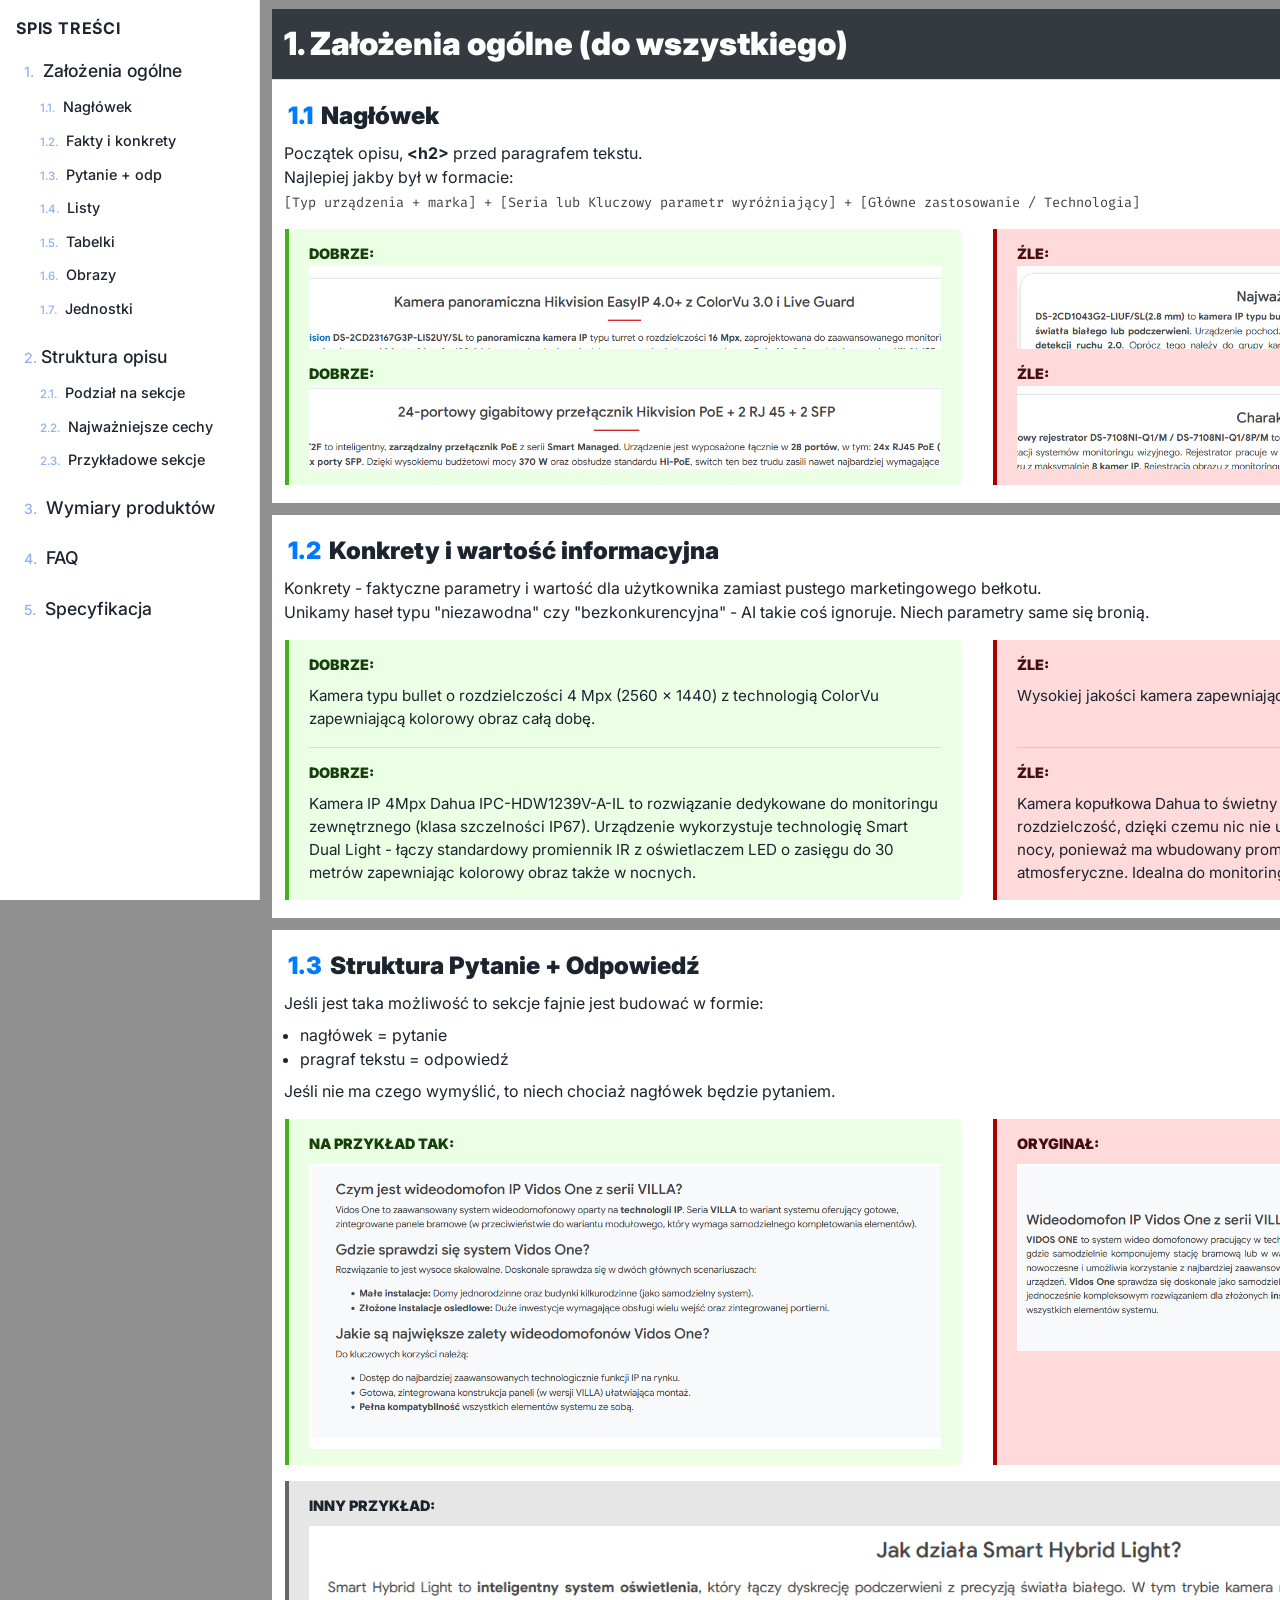
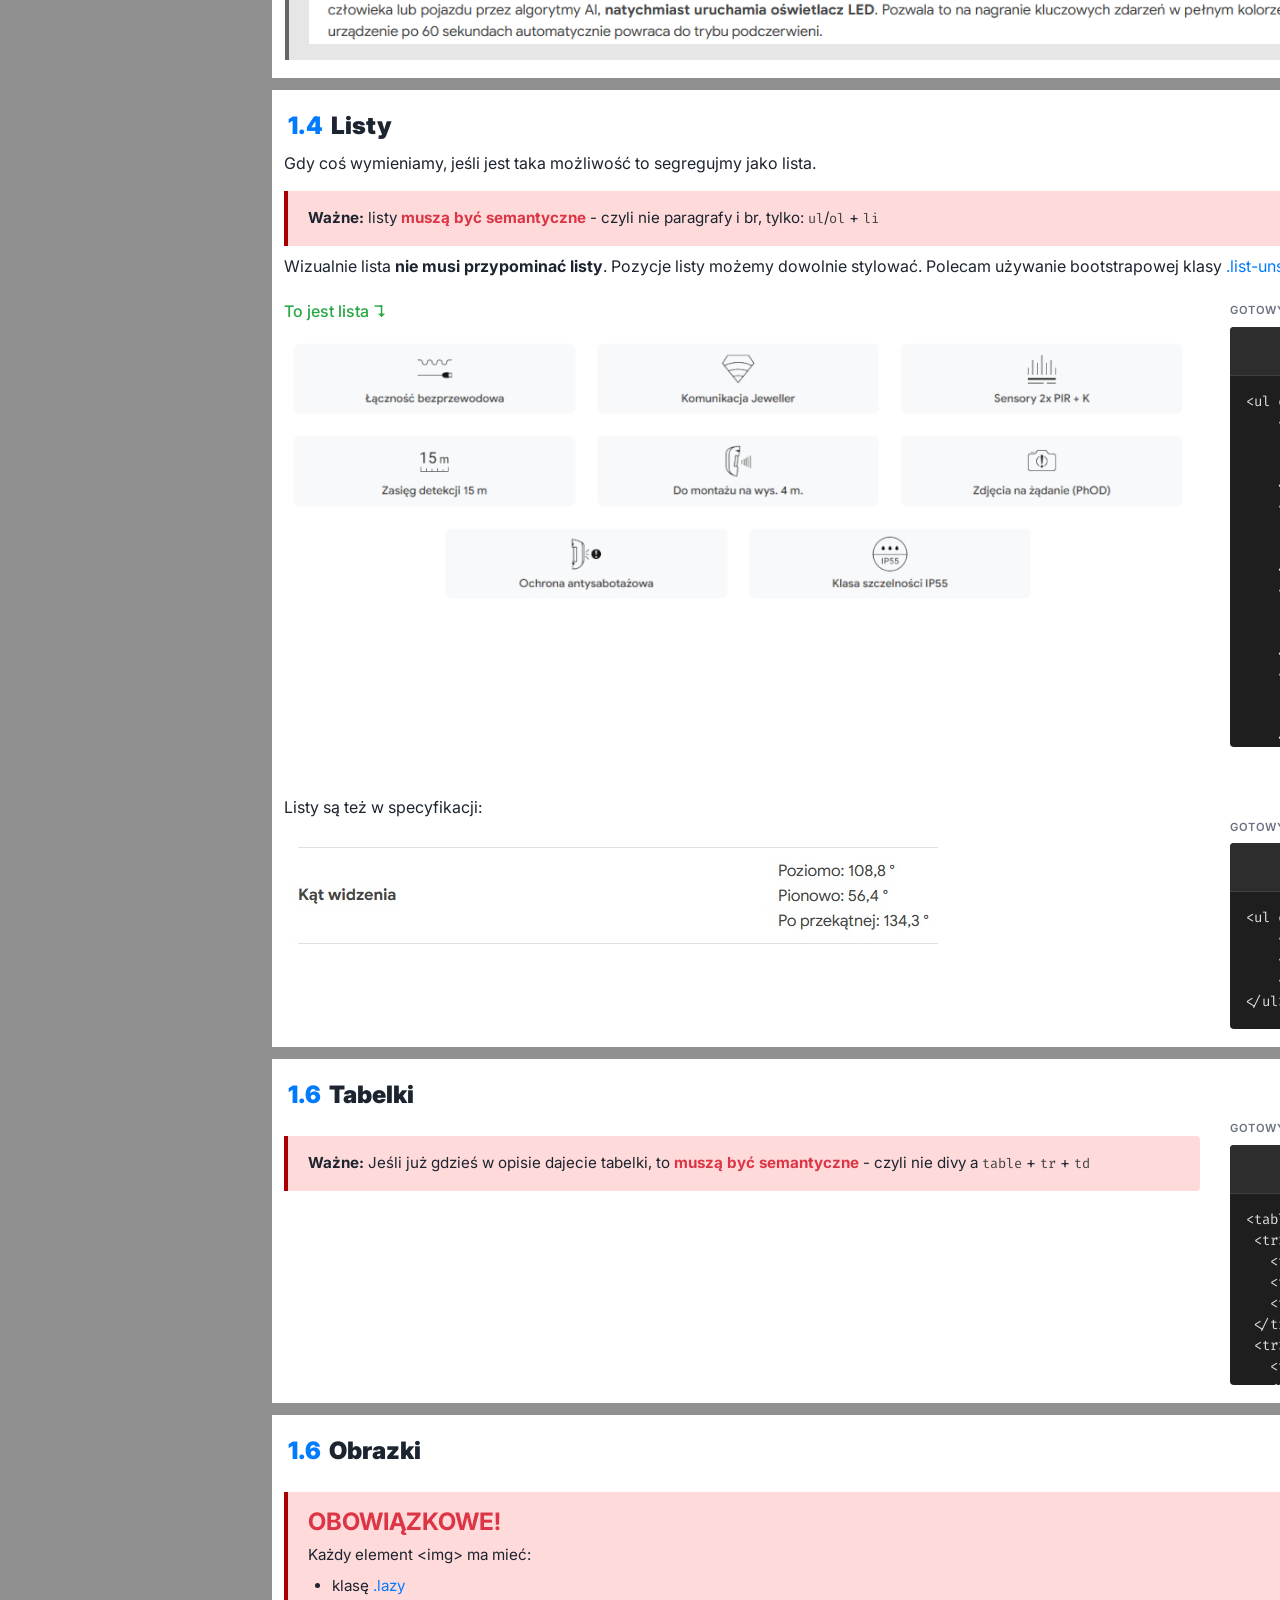
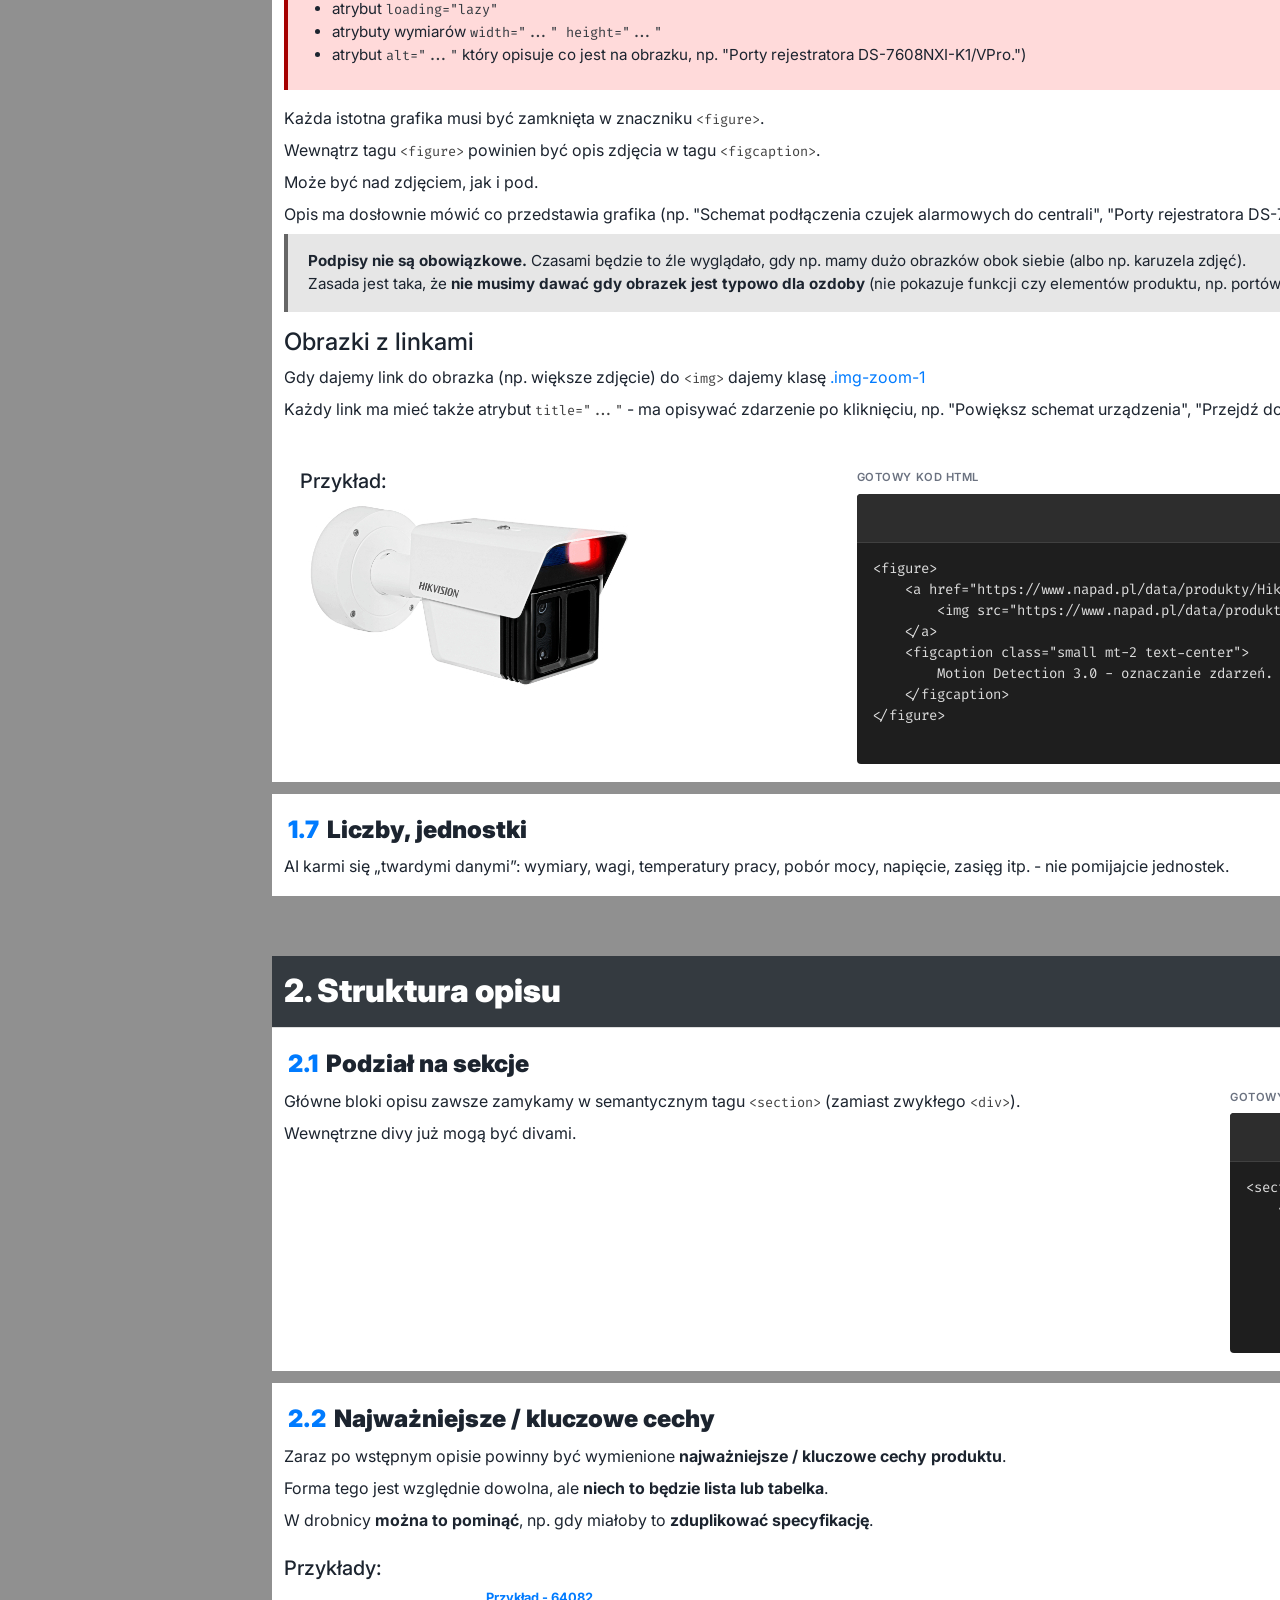
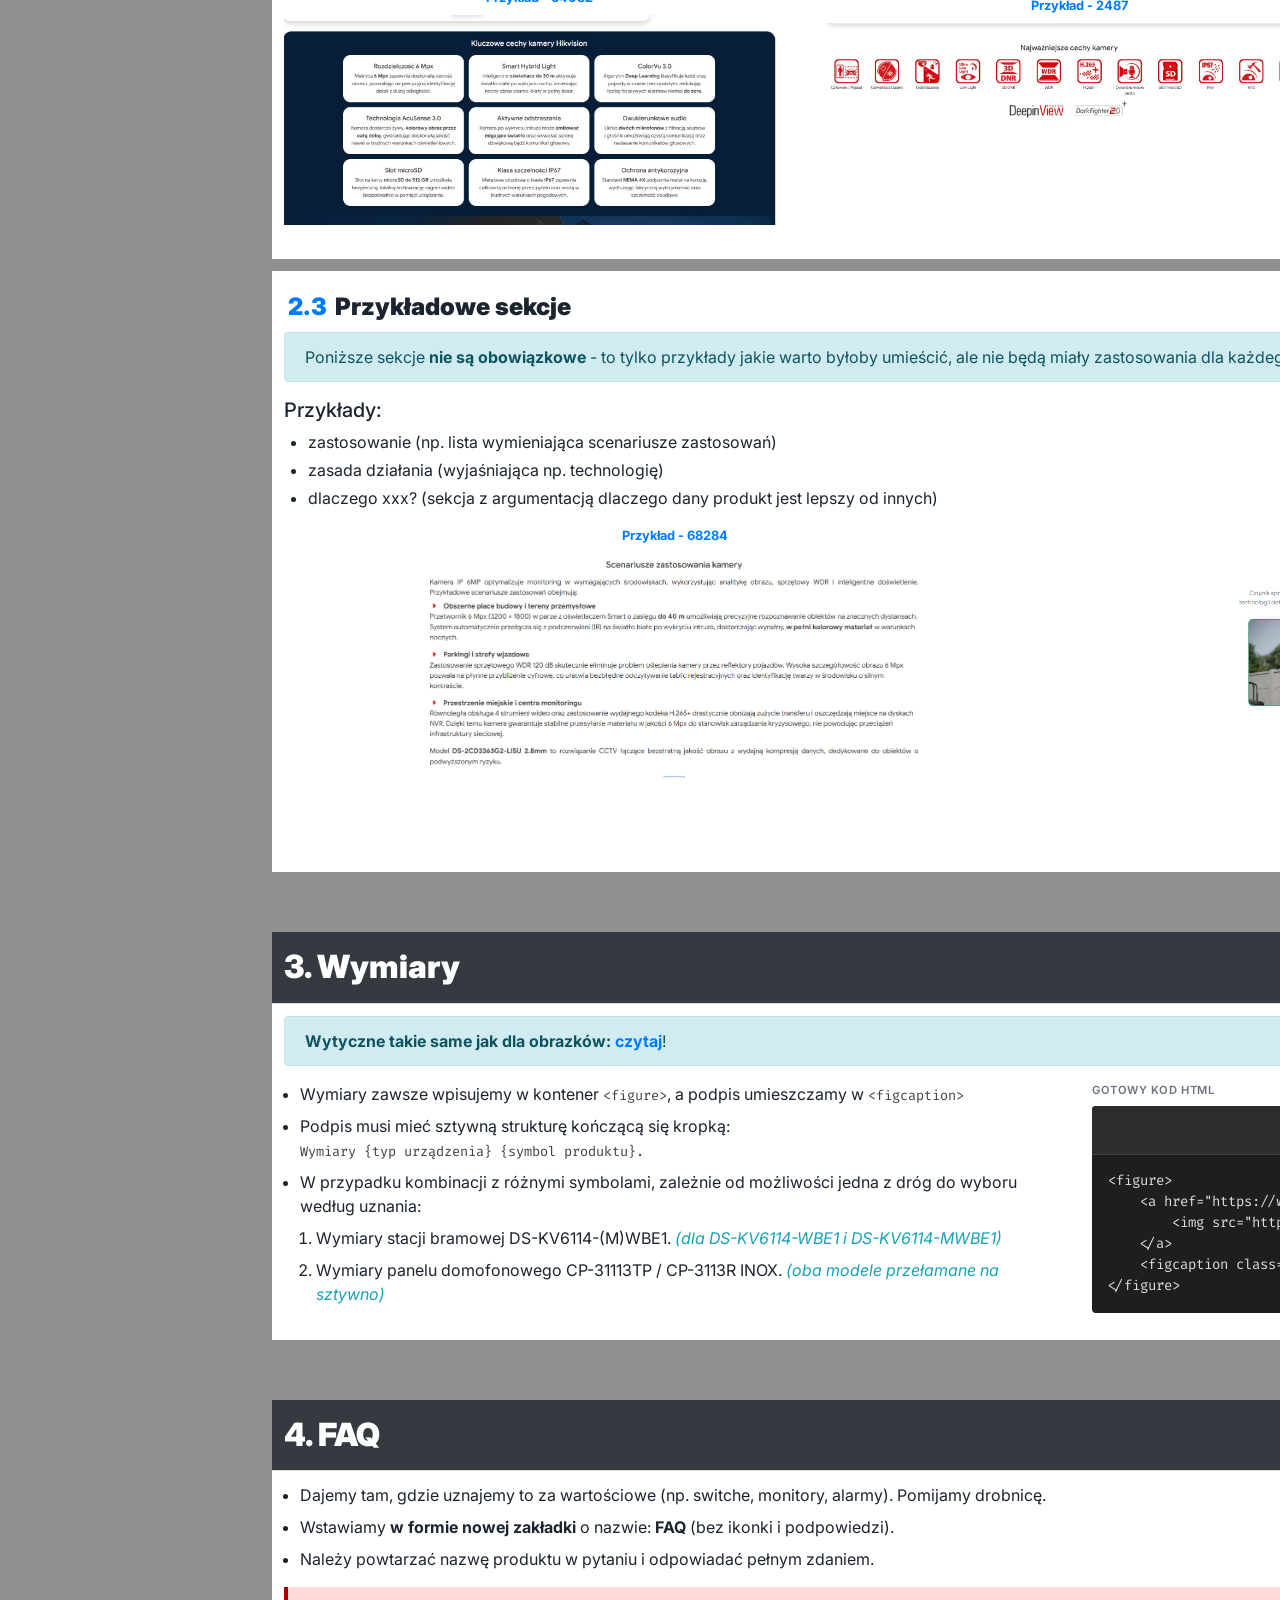
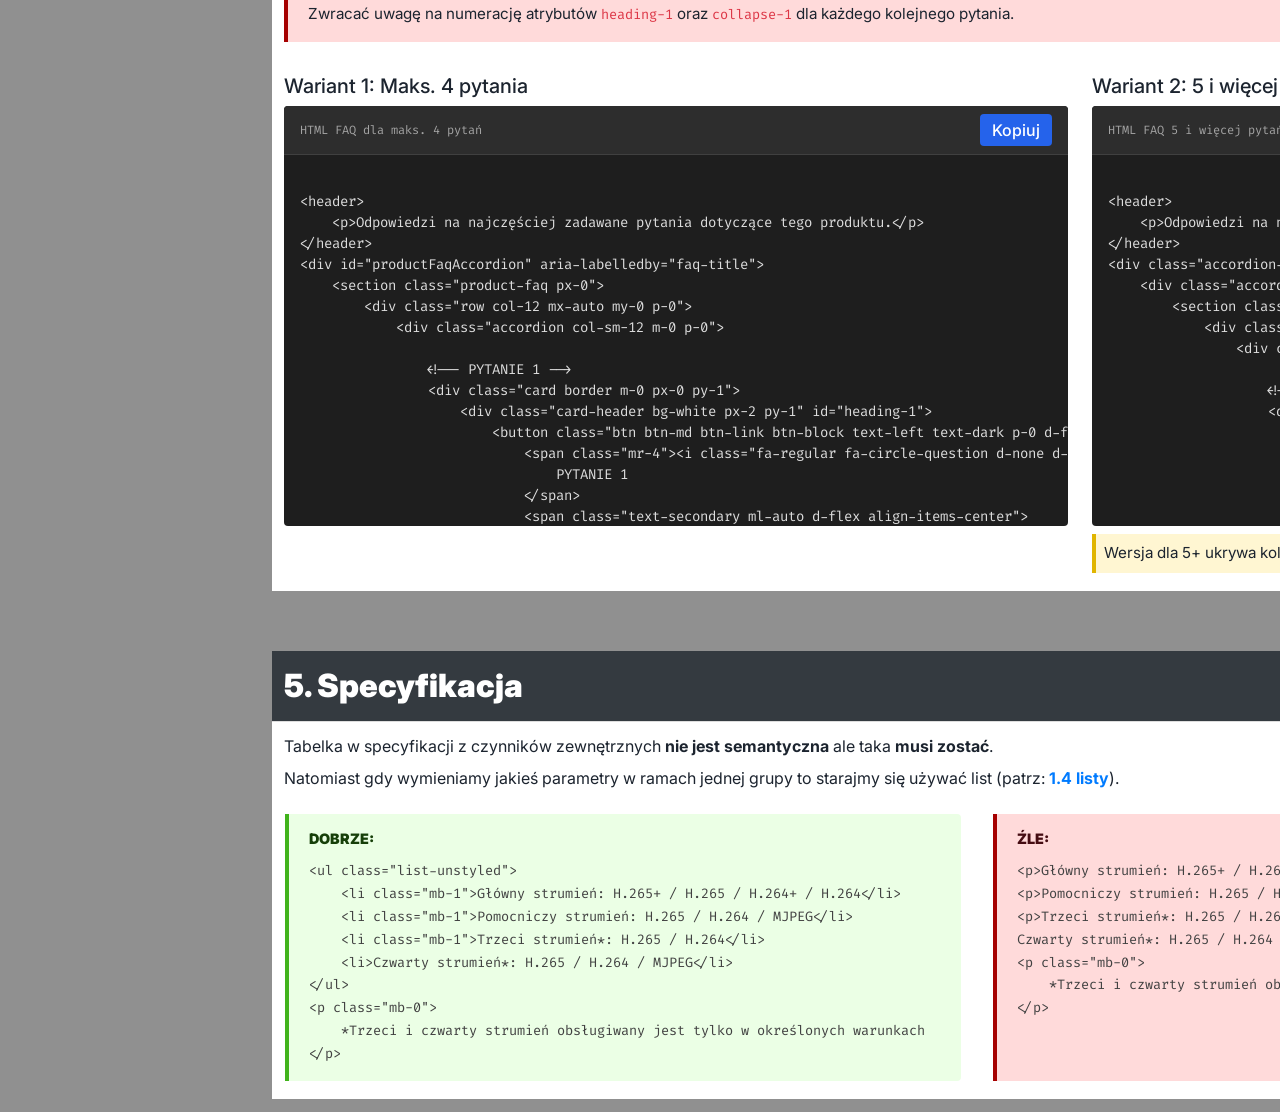
<file: wytyczne.html>
<!DOCTYPE html>
<html lang="pl">

<head>
    <meta charset="UTF-8">
    <meta name="viewport" content="width=device-width, initial-scale=1.0">
    <title>Wytyczne i ściągi do opisów produktów</title>
    <link href="https://fonts.googleapis.com/css2?family=Fira+Code:wght@400;500&family=Inter:wght@400;500;600;700&display=swap" rel="stylesheet">
    <link rel="stylesheet" href="https://cdn.jsdelivr.net/npm/bootstrap@4.6.2/dist/css/bootstrap.min.css" integrity="sha384-xOolHFLEh07PJGoPkLv1IbcEPTNtaed2xpHsD9ESMhqIYd0nLMwNLD69Npy4HI+N" crossorigin="anonymous">

    <link rel="stylesheet" href="style.css">
    <link rel="stylesheet" href="https://cdnjs.cloudflare.com/ajax/libs/font-awesome/6.7.2/css/all.min.css" />
</head>

<body>

    <nav class="sidebar">
        <div class="sidebar-title">Spis Treści</div>
        <ul class="nav-links">
            <li><a href="#zalozenia-ogolne"><span class="numeracja">1.</span> Założenia ogólne</a>
                <ul class="list-unstyled ml-3 mb-0">
                    <li><a href="#naglowek"><span class="numeracja">1.1.</span> Nagłówek</a></li>
                    <li><a href="#fakty"><span class="numeracja">1.2.</span> Fakty i konkrety</a></li>
                    <li><a href="#pytodp"><span class="numeracja">1.3.</span> Pytanie + odp</a></li>
                    <li><a href="#listy"><span class="numeracja">1.4.</span> Listy</a></li>
                    <li><a href="#tabelki"><span class="numeracja">1.5.</span> Tabelki</a></li>
                    <li><a href="#obrazki"><span class="numeracja">1.6.</span> Obrazy</a></li>
                    <li><a href="#liczby"><span class="numeracja">1.7.</span> Jednostki</a></li>
                </ul>
            </li>
            <li class="mt-2"><a href="#struktura"><span class="numeracja">2.</span>Struktura opisu</a>
            <ul class="list-unstyled ml-3 mb-0">
                <li><a href="#podzial"><span class="numeracja">2.1.</span> Podział na sekcje</a></li>
                <li><a href="#najwazniejsze"><span class="numeracja">2.2.</span> Najważniejsze cechy</a></li>
                <li><a href="#przykladowe-sekcje"><span class="numeracja">2.3.</span> Przykładowe sekcje</a></li>
            </ul></li>
            <li class="mt-2"><a href="#wymiary"><span class="numeracja">3.</span> Wymiary produktów</a></li>
            <li class="mt-2"><a href="#faq"><span class="numeracja">4.</span> FAQ</a></li>
            <li class="mt-2"><a href="#specyfikacja"><span class="numeracja">5.</span> Specyfikacja</a></li>
            
        </ul>
    </nav>

    <main class="main-content">
        <div class="main-header mt-2 bg-dark text-white" id="zalozenia-ogolne" style="border-bottom:1px solid #ddd;">
            <h2>1. Założenia ogólne (do wszystkiego)</h2>
        </div>
        <section class="module-card">
            <div class="module-header" id="naglowek">
                <h3><span class="mr-2 text-primary">1.1</span>Nagłówek</h3>
            </div>
            <div class="module-body">
                <p>Początek opisu, <strong>&lt;h2&gt;</strong> przed paragrafem tekstu.</p>
                <p>Najlepiej jakby był w formacie:<br>
                    <code>[Typ urządzenia + marka] + [Seria lub Kluczowy parametr wyróżniający] + [Główne zastosowanie / Technologia]</code>
                </p>

                <div class="row justify-content-start mt-3">
                    <div class="col-12 col-md-5 mx-3 example-box good">
                        <h5 class="mb-1">DOBRZE:</h5>
                        <a href="hik-dobry-przyklad1.jpg" data-fancybox="gallery"><img src="hik-dobry-przyklad1.jpg" alt="" class="img-fluid"></a>
                        <h5 class="mt-3 mb-1">DOBRZE:</h5>
                        <a href="hik-dobry-przyklad2.jpg" data-fancybox="gallery"><img src="hik-dobry-przyklad2.jpg" alt="" class="img-fluid"></a>
                    </div>
                    <div class="col-12 col-md-5 mx-3 example-box bad">
                        <h5 class="mb-1">ŹLE:</h5>
                        <a href="hik-zly-przyklad1.jpg" data-fancybox="gallery"><img src="hik-zly-przyklad1.jpg" alt="" class="img-fluid"></a>
                        <h5 class="mt-3 mb-1">ŹLE:</h5>
                        <a href="hik-zly-przyklad2.jpg" data-fancybox="gallery"><img src="hik-zly-przyklad2.jpg" alt="" class="img-fluid"></a>
                    </div>
                </div>
            </div>
        </section>


        <section class="module-card" id="fakty">
            <div class="module-header">
                <h3><span class="mr-2 text-primary">1.2</span>Konkrety i wartość informacyjna</h3>
            </div>
            <div class="module-body">
                <p>Konkrety - faktyczne parametry i wartość dla użytkownika zamiast pustego marketingowego bełkotu.</p>
                <p>Unikamy haseł typu "niezawodna" czy "bezkonkurencyjna" - AI takie coś ignoruje. Niech parametry same się bronią.</p>
                <div class="row mt-3 justify-content-start">
                    <div class="col-12 col-md-5 mx-3 example-box good">
                        <h5>Dobrze:</h5>
                        <p>Kamera typu bullet o rozdzielczości 4 Mpx (2560&nbsp;&#215;&nbsp;1440) z technologią ColorVu zapewniającą kolorowy obraz całą dobę. </p>
                        <hr>
                        <h5>Dobrze:</h5>
                        <p>Kamera IP 4Mpx Dahua IPC-HDW1239V-A-IL to rozwiązanie dedykowane do monitoringu zewnętrznego (klasa szczelności IP67). Urządzenie wykorzystuje technologię Smart Dual Light - łączy standardowy promiennik IR z oświetlaczem LED o zasięgu do 30 metrów zapewniając kolorowy obraz także w nocnych.</p>
                    </div>
                    <div class="col-12 col-md-5 mx-3 example-box bad">
                        <h5>Źle:</h5>
                        <p>Wysokiej jakości kamera zapewniająca świetny obraz.<br><br></p>
                        <hr>
                        <h5>Źle:</h5>
                        <p>Kamera kopułkowa Dahua to świetny wybór do monitoringu. Posiada wysoką rozdzielczość, dzięki czemu nic nie umknie Twojej uwadze. Sprawdzi się w dzień i w nocy, ponieważ ma wbudowany promiennik. Wykrywa ruch i jest odporna na warunki atmosferyczne. Idealna do monitoringu domu.</p>
                    </div>
                </div>
            </div>
        </section>

        <section class="module-card" id="pytodp">
            <div class="module-header">
                <h3><span class="mr-2 text-primary">1.3</span>Struktura Pytanie + Odpowiedź</h3>
            </div>
            <div class="module-body">
                <p>Jeśli jest taka możliwość to sekcje fajnie jest budować w formie: </p>
                <ul class="pl-3 my-2">
                    <li>nagłówek = pytanie</li>
                    <li>pragraf tekstu = odpowiedź</li>
                </ul>
                <p>Jeśli nie ma czego wymyślić, to niech chociaż nagłówek będzie pytaniem.</p>
                <div class="row mt-3 justify-content-start">

                    <div class="col-12 col-md-5 mx-3 example-box good">
                        <h5>Na przykład tak:</h5>
                        <a href="vidos-przyklad.jpg" data-fancybox="gallery"><img src="vidos-przyklad.jpg" alt="" class="img-fluid"></a>
                    </div>
                    <div class="col-12 col-md-5 mx-3 example-box bad">
                        <h5>Oryginał:</h5>
                        <a href="vidos-oryginal.jpg" data-fancybox="gallery"><img src="vidos-oryginal.jpg" alt="" class="img-fluid"></a>
                    </div>
                </div>
                <div class="row mt-3 justify-content-start">

                    <div class="col-12 col-md-11 mx-3 example-box neutral">
                        <h5>Inny przykład:</h5>
                        <a href="hik-pytanieodp-przyklad.jpg" data-fancybox="gallery"><img src="hik-pytanieodp-przyklad.jpg" alt="" class="img-fluid"></a>
                    </div>
                </div>
            </div>
        </section>


        <section class="module-card" id="listy">
            <div class="module-header">
                <h3><span class="mr-2 text-primary">1.4</span>Listy</h3>
            </div>
            <div class="module-body">
                <p>Gdy coś wymieniamy, jeśli jest taka możliwość to segregujmy jako lista.</p>
                <div class="example-box bad mt-3"><p><strong>
                Ważne:</strong> listy <strong class="text-danger">muszą być semantyczne</strong> - czyli nie paragrafy i br, tylko: <code>ul</code>/<code>ol</code> + <code>li</code></p></div>
                <p class="mt-2">
                    Wizualnie lista <strong>nie musi przypominać listy</strong>. Pozycje listy możemy dowolnie stylować.
                    Polecam używanie bootstrapowej klasy <span class="text-primary">.list-unstyled</span> - czyści domyślne stylowanie.</p>

                <div class="row mt-4 mb-5">
                    <div class="col-md-7">
                        <h6 class="text-success">To jest lista &#8628;</h6>
                        <img src="ajax_przyklad-lista.jpg" alt="" class="img-fluid">
                    </div>
                    <div class="col-md-5">
                        <div class="section-label">Gotowy kod HTML</div>
                        <div class="code-box">
                            <div class="code-header">
                                <button class="btn-copy mr-0 ml-auto" data-code-id="kod-lista">Kopiuj</button>
                            </div>
                            <pre>
<code id="kod-lista">&lt;ul class="list-group list-group-flush d-flex flex-row flex-wrap justify-content-center"&gt;
    &lt;li class="col-sm-12 col-md-5 col-lg-3 my-1 mt-md-3 mb-md-3 mx-3 p-2 d-flex flex-column align-items-center bg-light rounded-050"&gt;
        &lt;img src="https://www.napad.pl/data/produkty/AJAX/!ikony/wired-wireless-connection_mini.png" class="img-fluid lazy mx-auto nogallery" loading="lazy" width="56" height="56" alt="Łączność bezprzewodowa"&gt;
        &lt;h6 class="my-1"&gt;Łączność bezprzewodowa&lt;/h6&gt;
    &lt;/li&gt;
    &lt;li class="col-sm-12 col-md-5 col-lg-3 my-1 mt-md-3 mb-md-3 mx-3 p-2 d-flex flex-column align-items-center bg-light rounded-050"&gt;
        &lt;img src="https://www.napad.pl/data/produkty/AJAX/!ikony/jeweller-logo_black.png" class="img-fluid lazy mx-auto nogallery" loading="lazy" width="56" height="56" alt="Komunikacja Jeweller"&gt;
        &lt;h6 class="my-1"&gt;Komunikacja Jeweller&lt;/h6&gt;
    &lt;/li&gt;
    &lt;li class="col-sm-12 col-md-5 col-lg-3 my-1 mt-md-3 mb-md-3 mx-3 p-2 d-flex flex-column align-items-center bg-light rounded-050"&gt;
        &lt;img src="https://www.napad.pl/data/produkty/AJAX/!ikony/smart-detect_mini.png" class="img-fluid lazy mx-auto nogallery" loading="lazy" width="56" height="56" alt="Sensory 2x PIR + K"&gt;
        &lt;h6 class="my-1"&gt;Sensory 2x PIR + K&lt;/h6&gt;
    &lt;/li&gt;
    &lt;li class="col-sm-12 col-md-5 col-lg-3 my-1 mt-md-3 mb-md-3 mx-3 p-2 d-flex flex-column align-items-center bg-light rounded-050"&gt;
        &lt;img src="https://www.napad.pl/data/produkty/AJAX/!ikony/15-m-distance_mini.png" class="img-fluid lazy mx-auto nogallery" loading="lazy" width="56" height="56" alt="Zasięg do 15 m"&gt;
        &lt;h6 class="my-1"&gt;Zasięg detekcji 15 m&lt;/h6&gt;
    &lt;/li&gt;
    &lt;li class="col-sm-12 col-md-5 col-lg-3 my-1 mt-md-3 mb-md-3 mx-3 p-2 d-flex flex-column align-items-center bg-light rounded-050"&gt;
        &lt;img src="https://www.napad.pl/data/produkty/AJAX/!ikony/one-sensors_mini.png" class="img-fluid lazy mx-auto nogallery" loading="lazy" width="56" height="56" alt="Montaż 2-4 m"&gt;
        &lt;h6 class="my-1"&gt;Do montażu na wys. 4&nbsp;m.&lt;/h6&gt;
    &lt;/li&gt;
    &lt;li class="col-sm-12 col-md-5 col-lg-3 my-1 mt-md-3 mb-md-3 mx-3 p-2 d-flex flex-column align-items-center bg-light rounded-050"&gt;
        &lt;img src="https://www.napad.pl/data/produkty/AJAX/!ikony/alarm-photo_mini.png" class="img-fluid lazy mx-auto nogallery" loading="lazy" width="56" height="56" alt="Zdjęcie na żądanie"&gt;
        &lt;h6 class="my-1"&gt;Zdjęcia na żądanie (PhOD)&lt;/h6&gt;
    &lt;/li&gt;
    &lt;li class="col-sm-12 col-md-5 col-lg-3 my-1 mt-md-3 mb-md-3 mx-3 p-2 d-flex flex-column align-items-center bg-light rounded-050"&gt;
         &lt;img src="https://www.napad.pl/data/produkty/AJAX/!ikony/tamper-m%D1%81-outdoor.png" class="img-fluid lazy mx-auto nogallery" loading="lazy" width="56" height="56" alt="Zabezpieczenia antysabotażowe"&gt;
        &lt;h6 class="my-1"&gt;Ochrona antysabotażowa&lt;/h6&gt;
    &lt;/li&gt;
    &lt;li class="col-sm-12 col-md-5 col-lg-3 my-1 mt-md-3 mb-md-3 mx-3 p-2 d-flex flex-column align-items-center bg-light rounded-050"&gt;
        &lt;img src="https://www.napad.pl/data/produkty/AJAX/!ikony/ip55_mini.png" class="img-fluid lazy mx-auto nogallery" loading="lazy" width="56" height="56" alt="Odporność IP55"&gt;
        &lt;h6 class="my-1"&gt;Klasa szczelności IP55&lt;/h6&gt;
    &lt;/li&gt;
&lt;/ul&gt;</code>
                            </pre>
                        </div>
                    </div>

                </div>
                <p>Listy są też w specyfikacji:</p>
                <div class="row justify-content-start">
                    <div class="col-12 col-md-7">
                        <img src="lista-w-spec.jpg" alt="" class="mt-4">
                    </div>
                    <div class="col-12 col-md-5">
                        <div class="section-label">Gotowy kod HTML</div>
                        <div class="code-box">
                            <div class="code-header">
                                <button class="btn-copy mr-0 ml-auto" data-code-id="kod-lista-spec">Kopiuj</button>
                            </div>
                            <pre><code id="kod-lista-spec">&lt;ul class="list-unstyled m-0"&gt;
    &lt;li class="mb-1">Poziomo: 108,8&nbsp;&deg;&lt;/li&gt;
    &lt;li class="mb-1">Pionowo: 56,4&nbsp;&deg;&lt;/li&gt;
    &lt;li>Po przekątnej: 134,3&nbsp;&deg;&lt;/li&gt;
&lt;/ul&gt;</code></pre>
                        </div>
                    </div>
                </div>
            </div>
        </section>
           
           <section class="module-card" id="tabelki">
            <div class="module-header">
                <h3><span class="mr-2 text-primary">1.6</span>Tabelki</h3>
            </div>
            <div class="module-body">
            <div class="row">
             <div class="col-md-7">
               <div class="example-box bad mt-3"><p><strong>Ważne:</strong> Jeśli już gdzieś w opisie dajecie tabelki, to <strong class="text-danger">muszą być semantyczne</strong> - czyli nie divy a <code>table</code> + <code>tr</code> + <code>td</code></p></div>
                
                </div>
                
                                    <div class="col-md-5">
                        <div class="section-label">Gotowy kod HTML</div>
                        <div class="code-box" style="height:240px">
                            <div class="code-header">
                                <button class="btn-copy mr-0 ml-auto" data-code-id="kod-tabela">Kopiuj</button>
                            </div>
                            <pre>
<code id="kod-tabela">&lt;table&gt;
 &lt;tr&gt;
   &lt;th&gt;Nagłówek 1&lt;/th&gt;
   &lt;th&gt;Nagłówek 2&lt;/th&gt; 
   &lt;th&gt;Nagłówek 3&lt;/th&gt;
 &lt;/tr&gt;
 &lt;tr&gt;
   &lt;td&gt;Dane 1A&lt;/td&gt;
   &lt;td&gt;Dane 1B&lt;/td&gt; 
   &lt;td&gt;Dane 1C&lt;/td&gt;
 &lt;/tr&gt;
  &lt;tr&gt;
   &lt;td&gt;Dane 2A&lt;/td&gt;
   &lt;td&gt;Dane 2B&lt;/td&gt; 
   &lt;td&gt;Dane 2C&lt;/td&gt;
  &lt;/tr&gt;
&lt;/table&gt;</code>
                            </pre>
                        </div>
                    </div>
               </div>
               </div>
        </section>
            
            
           <section class="module-card" id="obrazki">
            <div class="module-header">
                <h3><span class="mr-2 text-primary">1.6</span>Obrazki</h3>
            </div>
            <div class="module-body">
                <div class="example-box bad my-3"><h4 class="text-danger font-weight-bold">OBOWIĄZKOWE!</h4>
                   Każdy element &lt;img&gt; ma mieć:
                    <ul class="my-2 pl-4">
                        <li>klasę <span class="text-primary"> .lazy</span></li>
                        <li>atrybut <code class="text-dark">loading="lazy"</code></li>
                        <li>atrybuty wymiarów <code class="text-dark">width="..." height="..."</code></li>
                        <li>atrybut <code class="text-dark">alt="..."</code> który opisuje co jest na obrazku, np. "Porty rejestratora DS-7608NXI-K1/VPro.")</li>
                    </ul>
                </div>
                <p class="mb-2">Każda istotna grafika musi być zamknięta w znaczniku <code>&lt;figure&gt;</code>.</p>
                <p class="mb-2">Wewnątrz tagu <code>&lt;figure&gt;</code> powinien być opis zdjęcia w tagu <code>&lt;figcaption&gt;</code>.</p>
                <p class="mb-2">Może być nad zdjęciem, jak i pod.</p>
                <p class="mb-2">Opis ma dosłownie mówić co przedstawia grafika (np. "Schemat podłączenia czujek alarmowych do centrali", "Porty rejestratora DS-7608NXI-K1/VPro.").</p>
                <div class="example-box neutral mb-3">
                    <p><strong>Podpisy nie są obowiązkowe.</strong> Czasami będzie to źle wyglądało, gdy np. mamy dużo obrazków obok siebie (albo np. karuzela zdjęć).<br>
                    Zasada jest taka, że <strong>nie musimy dawać gdy obrazek jest typowo dla ozdoby</strong> (nie pokazuje funkcji czy elementów produktu, np. portów)</p></div>
                <h4>Obrazki z linkami</h4>
               <p class="mb-2">Gdy dajemy link do obrazka (np. większe zdjęcie) do <code>&lt;img&gt;</code> dajemy klasę <span class="text-primary">.img-zoom-1</span></p>
               <p>Każdy link ma mieć także atrybut <code>title="..."</code> - ma opisywać zdarzenie po kliknięciu, np. "Powiększ schemat urządzenia", "Przejdź do pełnej oferty kamer IPOX" itd.</p>
                <div class="row mt-5 justify-content-start">
                       <div class="col-12 col-md-4 mx-3">
                        <h5>Przykład:</h5>
                        <a href="figcaption-przyklad.jpg" class="" title="Powiększ obrazek"><img src="figcaption-przyklad.jpg" alt="" class="img-fluid img-zoom-1"></a>
                    </div>
                    <div class="col-12 col-md-7">
                        <div class="section-label">Gotowy kod HTML</div>
                        <div class="code-box">
                            <div class="code-header">
                                <button class="btn-copy mr-0 ml-auto" data-code-id="kod-figure-img">Kopiuj</button>
                            </div>
                            <pre><code id="kod-figure-img">&lt;figure&gt;
    &lt;a href="https://www.napad.pl/data/produkty/Hikvision/technologie/motion_detection_2.0/md2_0.jpg" title="Zasada działania Hikvision Motion Detection 2.0"&gt;
        &lt;img src="https://www.napad.pl/data/produkty/Hikvision/technologie/motion_detection_2.0/md2_0.jpg" alt="Zasada działania Hikvision Motion Detection 2.0" loading="lazy" class="img-fluid lazy img-zoom-1" width="574" height="317"&gt;
    &lt;/a&gt;
    &lt;figcaption class="small mt-2 text-center"&gt;
        Motion Detection 3.0 - oznaczanie zdarzeń.
    &lt;/figcaption&gt;
&lt;/figure&gt;
                            </code></pre>
                        </div>
                    </div>
                </div>
               </div>
               
                </section>

            <section class="module-card" id="liczby">
            <div class="module-header">
                <h3><span class="mr-2 text-primary">1.7</span>Liczby, jednostki </h3>
            </div>
            <div class="module-body">
                <p>AI karmi się „twardymi danymi”: wymiary, wagi, temperatury pracy, pobór mocy, napięcie, zasięg itp. - nie pomijajcie jednostek.</p>
            </div>
        </section>
        
        
        <div class="main-header mt-5 bg-dark text-white" style="border-bottom:1px solid #ddd;" id="struktura">
            <h2>2. Struktura opisu</h2>
        </div>

             <section class="module-card" id="podzial">
            <div class="module-header">
                <h3><span class="mr-2 text-primary">2.1</span>Podział na sekcje</h3>
            </div>
            <div class="module-body">
            <div class="row">
             <div class="col-md-7">
              <p class="mb-2">Główne bloki opisu zawsze zamykamy w semantycznym tagu <code>&lt;section&gt;</code> (zamiast zwykłego <code>&lt;div&gt;</code>).</p>
               <p>Wewnętrzne divy już mogą być divami.</p>
                
                </div>
                
                                    <div class="col-md-5">
                        <div class="section-label">Gotowy kod HTML</div>
                        <div class="code-box" style="height:240px">
                            <div class="code-header">
                                <button class="btn-copy mr-0 ml-auto" data-code-id="kod-section">Kopiuj</button>
                            </div>
                            <pre><code id="kod-section">&lt;section class="row my-4 justify-content-center"&gt;
    &lt;div class="col-md-6"&gt;
        &lt;h2 class="mb-3"&gt;Kamera IP 4K z detekcją ruchu AI i ColorVu&lt;/h2&gt;
        &lt;p&gt;
            Rozdzielczość &lt;strong&gt;8 Mpx&lt;/strong&gt; pozwala na precyzyjną identyfikację 
            człowieka lub pojazdu z odległości &lt;strong&gt;do 15 metrów&lt;/strong&gt;. 
            Wbudowany oświetlacz LED gwarantuje...
        &lt;/p&gt;
    &lt;/div&gt;
    &lt;div class="col-md-6"&gt;
        ...
    &lt;/div&gt;
&lt;/section&gt;</code></pre>
                        </div>
                    </div>
               </div>
               </div>
        </section>
        
            <section class="module-card" id="najwazniejsze">
            <div class="module-header">
                <h3><span class="mr-2 text-primary">2.2</span>Najważniejsze / kluczowe cechy</h3>
            </div>
            <div class="module-body">
                <p class="mb-2">Zaraz po wstępnym opisie powinny być wymienione <strong>najważniejsze / kluczowe cechy produktu</strong>.</p>
                <p class="mb-2">Forma tego jest względnie dowolna, ale <strong>niech to będzie lista lub tabelka</strong>.</p>
                <p>W drobnicy <strong>można to pominąć</strong>, np. gdy miałoby to <strong>zduplikować specyfikację</strong>.</p>
                <h5 class="mt-4">Przykłady:</h5>
                <div class="row mt-0">
                    <div class="col-12 col-md-6 col-lg-4">
                        <figure>
                           <figcaption class="my-2 text-secondary text-center small mt-auto mb-0 align-self-end"><a href="https://www.napad.pl/produkty-935-15682-ds-2cd2367g3-lis2uy-sl-srb"><strong>Przykład - 64082</strong></a></figcaption>
                            <img src="cechy_przyklad-1.jpg" class="img-fluid lazy" alt="" loading="lazy" width="500" height="441">
                        </figure>
                    </div>
                    <div class="col-12 col-md-6 col-lg-4">
                        <figure>
                           <figcaption class="my-2 text-secondary text-center small"><a href="https://www.napad.pl/produkty-934-15698-ids-2cd7t46g2-vx3-ihsy-kamera-ip-4mpx"><strong>Przykład - 2487</strong></a></figcaption>
                            <img src="cechy_przyklad-2.jpg" class="img-fluid lazy" alt="" loading="lazy" width="500" height="441">
                        </figure>
                    </div>
                    <div class="col-12 col-md-6 col-lg-4">
                        <figure>
                           <figcaption class="my-2 text-secondary text-center small"><a href="https://www.napad.pl/produkty-1544-15496-ajax-motioncam-highmount-phod-czujnik-ruchu-zewnetrzny"><strong>Przykład - 65693</strong></a></figcaption>
                            <img src="cechy_przyklad-3.jpg" class="img-fluid lazy" alt="" loading="lazy" width="500" height="441">
                        </figure>
                    </div>
                </div>
            </div>
        </section>
        
        
        <section class="module-card" id="przykladowe-sekcje">
            <div class="module-header">
                <h3><span class="mr-2 text-primary">2.3</span>Przykładowe sekcje</h3>
            </div>
            <div class="module-body">
               <div class="alert alert-info">
                   Poniższe sekcje <strong>nie są obowiązkowe</strong> - to tylko przykłady jakie warto byłoby umieścić, ale nie będą miały zastosowania dla każdego produktu. Dla drobnicy też nie ma sensu tego produkować.
               </div>
                <h5 class="">Przykłady:</h5>
                <ul class="ml-4">
                    <li class="mb-1">zastosowanie (np. lista wymieniająca scenariusze zastosowań)</li>
                    <li class="mb-1">zasada działania (wyjaśniająca np. technologię)</li>
                    <li>dlaczego xxx? (sekcja z argumentacją dlaczego dany produkt jest lepszy od innych)</li>
                </ul>
                
                <div class="row mt-0 text-center justify-content-center">
                    <div class="col-12 col-md-6">
                        <figure>
                           <figcaption class="my-2 text-secondary text-center small mt-auto mb-0 align-self-end"><a href="https://www.napad.pl/produkty-935-15679-ds-2cd3361g2-liuf-2-8mm-kamera-ip-6mpx"><strong>Przykład - 68284</strong></a></figcaption>
                            <img src="scenario-1.jpg" class="img-fluid lazy" alt="" loading="lazy" width="500" height="441">
                        </figure>
                    </div>
                    <div class="col-12 col-md-6">
                        <figure>
                           <figcaption class="my-2 text-secondary text-center small"><a href="https://www.napad.pl/produkty-1544-15496-ajax-motioncam-highmount-phod-czujnik-ruchu-zewnetrzny"><strong>Przykład - 65693</strong></a></figcaption>
                            <img src="scenario-2.jpg" class="img-fluid lazy" alt="" loading="lazy" width="500" height="441">
                        </figure>
                    </div>
                </div>
            </div>
        </section>
        
        
         <div class="main-header mt-5 bg-dark text-white" style="border-bottom:1px solid #ddd;">
            <h2>3. Wymiary</h2>
        </div>
         <section class="module-card" id="wymiary">
            <div class="module-body">
                <div class="alert alert-info mb-3">
                    <p><strong>Wytyczne takie same jak dla obrazków: <a href="#obrazki">czytaj</a></strong>!</p>
                </div>
                <div class="module-grid">
                    <div class="general-note">
                        <ul class="ml-3">
                            <li class="mb-2">Wymiary zawsze wpisujemy w kontener <code>&lt;figure&gt;</code>, a podpis umieszczamy w <code>&lt;figcaption&gt;</code></li>
                            <li class="mb-2">Podpis musi mieć sztywną strukturę kończącą się kropką:<br>
                                <code>Wymiary {typ urządzenia} {symbol produktu}.</code>
                            </li>
                            <li>W przypadku kombinacji z różnymi symbolami, zależnie od możliwości jedna z dróg do wyboru według uznania:
                                <ol class="ml-3 mt-2 mb-0">
                                    <li class="mb-2">Wymiary stacji bramowej DS-KV6114-(M)WBE1. <em class="text-info">(dla DS-KV6114-WBE1 i DS-KV6114-MWBE1)</em></li>
                                    <li>Wymiary panelu domofonowego CP-31113TP / CP-3113R INOX. <em class="text-info">(oba modele przełamane na sztywno)</em>
                                    </li>
                                </ol>
                            </li>
                        </ul>

                    </div>
                    <div>
                        <div class="section-label">Gotowy kod HTML</div>
                        <div class="code-box">
                            <div class="code-header">
                                <button class="btn-copy mr-0 ml-auto" data-code-id="kod-wymiary">Kopiuj</button>
                            </div>
                            <pre><code id="kod-wymiary">&lt;figure&gt;
    &lt;a href="https://www.napad.pl/data/produkty/.../wymiary.jpg" title="Wymiary panelu CP3113"&gt;
        &lt;img src="https://www.napad.pl/data/produkty/.../wymiary_500.jpg" class="img-fluid lazy" alt="Wymiary panelu domofonowego CP3113" loading="lazy" width="500" height="441"&gt;
    &lt;/a&gt;
    &lt;figcaption class="mt-2 text-secondary text-center small"&gt;Wymiary panelu domofonowego CP-31113TP / CP-3113R INOX.&lt;/figcaption&gt;
&lt;/figure&gt;</code></pre>
                        </div>
                    </div>
                </div>
            </div>
        </section>

        <div class="main-header mt-5 bg-dark text-white" style="border-bottom:1px solid #ddd;" id="faq">
            <h2>4. FAQ</h2>
        </div>
         <section class="module-card" id="faq">
            <div class="module-body">
                <ul class="pl-3">
                    <li class="mb-2">Dajemy tam, gdzie uznajemy to za wartościowe (np. switche, monitory, alarmy). Pomijamy drobnicę.</li>
                    <li class="mb-2">Wstawiamy <strong>w formie nowej zakładki</strong> o nazwie: <strong>FAQ</strong> (bez ikonki i podpowiedzi).</li>
                    <li>Należy powtarzać nazwę produktu w pytaniu i odpowiadać pełnym zdaniem.</li>
                </ul>
                <div class="example-box bad mb-3">
                    <p>Zwracać uwagę na numerację atrybutów <code class="text-danger">heading-1</code> oraz <code class="text-danger">collapse-1</code> dla każdego kolejnego pytania.</p>
                </div>
                <div class="code-grid mt-3">
                    <div>
                        <h5>Wariant 1: Maks. 4 pytania</h5>
                        <div class="code-box">
                            <div class="code-header">
                                <span>HTML FAQ dla maks. 4 pytań</span>
                                <button class="btn-copy" data-code-id="kod-faq-short">Kopiuj</button>
                            </div>
                            <pre><code id="kod-faq-short">
&lt;header&gt;
    &lt;p&gt;Odpowiedzi na najczęściej zadawane pytania dotyczące tego produktu.&lt;/p&gt;
&lt;/header&gt;
&lt;div id="productFaqAccordion" aria-labelledby="faq-title"&gt;
    &lt;section class="product-faq px-0"&gt;
        &lt;div class="row col-12 mx-auto my-0 p-0"&gt;
            &lt;div class="accordion col-sm-12 m-0 p-0"&gt;

                &lt;!-- PYTANIE 1 --&gt;
                &lt;div class="card border m-0 px-0 py-1"&gt;
                    &lt;div class="card-header bg-white px-2 py-1" id="heading-1"&gt;
                        &lt;button class="btn btn-md btn-link btn-block text-left text-dark p-0 d-flex justify-content-between align-items-center collapsed shadow-none" type="button" data-toggle="collapse" data-target="#collapse-1" aria-expanded="false" aria-controls="collapse-1"&gt;
                            &lt;span class="mr-4"&gt;&lt;i class="fa-regular fa-circle-question d-none d-md-inline-block"&gt;&nbsp;&lt;/i&gt;
                                PYTANIE 1
                            &lt;/span&gt;
                            &lt;span class="text-secondary ml-auto d-flex align-items-center"&gt;
                                &lt;i class="fa fa-chevron-down faq-toggle-icon"&gt;&lt;/i&gt;
                            &lt;/span&gt;
                        &lt;/button&gt;
                    &lt;/div&gt;
                    &lt;div id="collapse-1" class="collapse" aria-labelledby="heading-1" data-parent="#productFaqAccordion"&gt;
                        &lt;div class="card-body text-dark"&gt;
                            &lt;p class="my-2"&gt;
                                ODPOWIEDŹ NA PYTANIE 1
                            &lt;/p&gt;
                        &lt;/div&gt;
                    &lt;/div&gt;
                &lt;/div&gt;
                &lt;!-- KONIEC PYTANIE 1 --&gt;
                    
                &lt;!-- PYTANIE 2 --&gt;
                ...
                &lt;!-- KONIEC PYTANIE 2 --&gt;
            &lt;/div&gt;
        &lt;/div&gt;
    &lt;/section&gt;
&lt;/div&gt;
                            </code></pre>
                        </div>
                    </div>

                    <div>
                        <h5>Wariant 2: 5 i więcej pytań</h5>
                        <div class="code-box">
                            <div class="code-header">
                                <span>HTML FAQ 5 i więcej pytań</span>
                                <button class="btn-copy" data-code-id="kod-faq-long">Kopiuj</button>
                            </div>
                            <pre><code id="kod-faq-long">
&lt;header&gt;
    &lt;p&gt;Odpowiedzi na najczęściej zadawane pytania dotyczące tego produktu.&lt;/p&gt;
&lt;/header&gt;
&lt;div class="accordion-item" id="productFaqAccordion" aria-labelledby="faq-title"&gt;
    &lt;div class="accordion-content text-short with-cover"&gt;
        &lt;section class="product-faq px-0 pb-5"&gt;
            &lt;div class="row col-12 mx-auto my-0 p-0"&gt;
                &lt;div class="accordion col-sm-12 m-0 p-0"&gt;

                    &lt;!-- PYTANIE 1 --&gt;
                    &lt;div class="card border m-0 px-0 py-1"&gt;
                        &lt;div class="card-header bg-white px-2 py-1" id="heading-1"&gt;
                            &lt;button class="btn btn-md btn-link btn-block text-left text-dark p-0 d-flex justify-content-between align-items-center collapsed shadow-none" type="button" data-toggle="collapse" data-target="#collapse-1" aria-expanded="false" aria-controls="collapse-1"&gt;
                                &lt;span class="mr-4"&gt;&lt;i class="fa-regular fa-circle-question d-none d-md-inline-block"&gt;&nbsp;&lt;/i&gt;
                                    PYTANIE 1
                                &lt;/span&gt;
                                &lt;span class="text-secondary ml-auto d-flex align-items-center"&gt;
                                    &lt;i class="fa fa-chevron-down faq-toggle-icon"&gt;&lt;/i&gt;
                                &lt;/span&gt;
                            &lt;/button&gt;
                        &lt;/div&gt;
                        &lt;div id="collapse-1" class="collapse" aria-labelledby="heading-1" data-parent="#productFaqAccordion"&gt;
                            &lt;div class="card-body text-dark"&gt;
                                &lt;p class="my-2"&gt;
                                    ODPOWIEDŹ NA PYTANIE 1
                                &lt;/p&gt;
                            &lt;/div&gt;
                        &lt;/div&gt;
                    &lt;/div&gt;
                    &lt;!-- KONIEC PYTANIE 1 --&gt;
                    
                    &lt;!-- PYTANIE 2 --&gt;
                    ...
                    &lt;!-- KONIEC PYTANIE 2 --&gt;

                &lt;/div&gt;
            &lt;/div&gt;
        &lt;/section&gt;
    &lt;/div&gt;
    &lt;div class="accordion-toggle-btn-container mt-0"&gt;
        &lt;button type="button" class="accordion-toggle btn btn-primary js-text-dropdown-btn" data-open="Pokaż mniej" data-close="Pokaż więcej"&gt;
            &lt;span class="text"&gt;Pokaż więcej&lt;/span&gt;
            &lt;svg class="arrow" width="20" height="20" viewBox="0 0 24 24"&gt;
                &lt;path d="M6 9l6 6 6-6" fill="none" stroke="white" stroke-width="2" stroke-linecap="round" stroke-linejoin="round"&gt;&lt;/path&gt;
            &lt;/svg&gt;
        &lt;/button&gt;
    &lt;/div&gt;
&lt;/div&gt;
                            </code>
                            </pre>
                        </div>
                        <div class="module-note info mt-2">
                            <p>Wersja dla 5+ ukrywa kolejne pytania i dodaje przycisk do rozwinięcia</p>
                        </div>
                    </div>
                </div>
            </div>
        </section>
        
        
         <div class="main-header mt-5 bg-dark text-white" style="border-bottom:1px solid #ddd;" id="specyfikacja">
            <h2>5. Specyfikacja</h2>
        </div>
             <section class="module-card" id="podzial">
            <div class="module-body">
            <p class="mb-2">
                Tabelka w specyfikacji z czynników zewnętrznych <strong>nie jest semantyczna</strong> ale taka <strong>musi zostać</strong>.
            </p>
             <p class="mb-2">
                 Natomiast gdy wymieniamy jakieś parametry w ramach jednej grupy to starajmy się używać list (patrz: <a href="#listy" class="text-primary font-weight-bold">1.4 listy</a>).
             </p>
                <div class="row mt-3 justify-content-start">

                    <div class="col-12 col-md-5 mx-3 example-box good">
                        <h5>DOBRZE:</h5>
                        <code>&lt;ul class="list-unstyled"&gt;
    &lt;li class="mb-1"&gt;Główny strumień: H.265+ / H.265 / H.264+ / H.264&lt;/li&gt;
    &lt;li class="mb-1"&gt;Pomocniczy strumień: H.265 / H.264 / MJPEG&lt;/li&gt;
    &lt;li class="mb-1"&gt;Trzeci strumień*: H.265 / H.264&lt;/li&gt;
    &lt;li&gt;Czwarty strumień*: H.265 / H.264 / MJPEG&lt;/li&gt;
&lt;/ul&gt;
&lt;p class="mb-0"&gt;
    *Trzeci i czwarty strumień obsługiwany jest tylko w określonych warunkach
&lt;/p&gt;</code>
                    </div>
                    <div class="col-12 col-md-5 mx-3 example-box bad">
                        <h5>ŹLE:</h5>
                        <code>&lt;p&gt;Główny strumień: H.265+ / H.265 / H.264+ / H.264&lt;/p&gt;
&lt;p&gt;Pomocniczy strumień: H.265 / H.264 / MJPEG&lt;/p&gt;
&lt;p&gt;Trzeci strumień*: H.265 / H.264&lt;/p&gt;
Czwarty strumień*: H.265 / H.264 / MJPEG
&lt;p class="mb-0"&gt;
    *Trzeci i czwarty strumień obsługiwany jest tylko w określonych warunkach
&lt;/p&gt;</code>
                    </div>
                </div>
                 </div>
        </section>

    </main>
    <div id="toast">✅ Skopiowano kod do schowka!</div>

    <script>
        document.addEventListener('DOMContentLoaded', () => {
            const toast = document.getElementById('toast');
            let toastTimer;

            const showToast = () => {
                toast.classList.add('show');
                clearTimeout(toastTimer);
                toastTimer = setTimeout(() => {
                    toast.classList.remove('show');
                }, 2000);
            };

            // Obsługa mechanizmu kopiowania
            document.querySelectorAll('.btn-copy').forEach(button => {
                button.addEventListener('click', () => {
                    const codeId = button.getAttribute('data-code-id');
                    const codeElement = document.getElementById(codeId);

                    if (codeElement) {
                        const textToCopy = codeElement.textContent.trim();
                        navigator.clipboard.writeText(textToCopy).then(() => {
                            showToast();
                        }).catch(err => {
                            console.error('Błąd podczas kopiowania:', err);
                        });
                    }
                });
            });
        });
    </script>
</body>

</html>
</file>
<file: style.css>
:root {
            --bg-body: #909090;
            --bg-sidebar: #ffffff;
            --bg-card: #ffffff;

            --text-main: #1c242f;
            --text-muted: #6b7280;
            --border-color: #e5e7eb;

            --info-bg: #fff6d2;
            --info-border: #e0b500;

            --success-bg: #ebffe5;
            --success-border: #40b31b;

            --dark-green: #163f09;

            --warn-bg: #ffdada;
            --warn-border: #a60000;

            --neutral-bg: #e6e6e6;

            --dark-red: #450c12;

            --preview-bg: #f9fafb;
            --code-bg: #1e1e1e;
            --code-text: #414141;
            --accent: #2563eb;
            --accent-hover: #1d4ed8;
            --success: #40b31b;
            --wrong: #db0015;
            --sidebar-width: 260px;
            --radius: 4px;
        }

        .img-zoom-1 {
            transition: transform 0.3s ease;
        }

        .img-zoom-1:hover {
            transform: scale(1.05);
        }

        * {
            box-sizing: border-box;
            margin: 0;
            padding: 0;
        }

        p {
            margin-bottom: 0;
        }

        .numeracja {
            color: var(--accent);
            font-size: 0.8em;
            opacity: 0.5;
            margin-right: 4px
        }

        body {
            font-family: 'Inter', sans-serif;
            background-color: var(--bg-body);
            color: var(--text-main);
            display: flex;
            min-height: 100vh;
            line-height: 1.5;
        }

        /* --- NAVIGATION SIDEBAR (PANEL BOCZNY) --- */
        .sidebar {
            width: var(--sidebar-width);
            background-color: var(--bg-sidebar);
            border-right: 1px solid var(--border-color);
            position: fixed;
            height: 100vh;
            padding: 16px;
            overflow-y: auto;
            display: flex;
            flex-direction: column;
            gap: 12px;
            z-index: 100;
        }

        .sidebar-title {
            font-weight: 700;
            color: var(--text-main);

            text-transform: uppercase;
            letter-spacing: 0.05em;
        }

        .nav-links {
            list-style: none;
            display: flex;
            flex-direction: column;
            gap: 4px;
        }

        .nav-links li a {
            display: block;
            padding: 6px 8px;
            color: var(--text-main);
            text-decoration: none;
            font-weight: 500;
            font-size: 1.1rem;
            border-radius: var(--radius);
            transition: all 0.2s ease;
        }

        .nav-links li a:hover {
            background-color: var(--accent);
            color: var(--bg-sidebar);
        }

        .nav-links li > ul > li > a {
            font-size: 0.9em
        }

        /* --- GŁÓWNY KONTENER TREŚCI --- */
        .main-content {
            margin-left: var(--sidebar-width);
            padding: 1px 12px;
            width: calc(1900px - var(--sidebar-width));
            display: flex;
            flex-direction: column;
        }

        .main-header {
            background: var(--bg-card);
            padding: 16px 12px 8px;
            margin: 0;
        }

        .main-header h2 {
            font-size: 2rem;
            font-weight: 900;
        }




        /* --- STRUKTURA MODUŁU --- */
        .module-card {
            background: var(--bg-card);
            overflow: hidden;
            /* Scroll-margin zapewnia estetyczny odstęp od góry po kliknięciu w menu sidebaru */
            scroll-margin-top: 40px;
            padding: 12px 12px 18px 12px;
            margin: 0 0 12px 0;
        }

        .module-header {
            padding: 0;
            background-color: #ffffff;
            font-weight: bold;
            margin: 0;
        }

        .module-body {
            padding: 0;
            margin: 0;
            display: flex;
            flex-direction: column;
            margin: 0;
        }

        .module-header h3 {
            font-size: 1.5rem !important;
            font-weight: 900;
            margin: 10px 0;
            padding: 0 4px;
        }

        .example-box {
            padding: 16px 20px;
            border-radius: 0 var(--radius) var(--radius) 0;
            font-size: 0.95rem;
            color: var(--text-main);
        }

        .example-box h5 {
            text-transform: uppercase;
            font-weight: 900;
            margin: 0 0 12px 0;
            padding: 0;
            font-size: 0.9rem;
        }

        .example-box.neutral {
            background-color: var(--neutral-bg);
            border-left: 4px solid #666;
        }

        .example-box.good {
            background-color: var(--success-bg);
            border-left: 4px solid var(--success-border);
        }

        .example-box.good h5 {
            color: var(--dark-green);
        }

        .example-box.bad {
            background-color: var(--warn-bg);
            border-left: 4px solid var(--warn-border);
        }

        .example-box.bad h5 {
            color: var(--dark-red);
        }

        /* 1. WSTAWKA Z NOTATKĄ */

        .module-note {
            padding: 8px;
            font-size: 0.95em
        }

        .module-note.info {
            background-color: var(--info-bg);
            border-left: 4px solid var(--info-border);
        }

        .module-note ul {
            padding-left: 20px;
            margin-top: 8px;
        }

        .module-note li {
            margin-bottom: 4px;
        }

        /* SIATKA: PREVIEW + KOD */
        .module-grid {
            display: grid;
            grid-template-columns: minmax(0, 1fr) minmax(0, 1fr);
            gap: 24px;
            align-items: stretch;
        }

        .section-label {
            font-size: 0.7rem;
            text-transform: uppercase;
            letter-spacing: 0.05em;
            font-weight: 600;
            color: var(--text-muted);
            margin-bottom: 8px;
        }

        /* 3. CODE BLOCK */
        .code-box {
            background-color: var(--code-bg);
            border-radius: var(--radius);
            overflow: scroll;
            display: flex;
            flex-direction: column;
            max-height: 420px;
        }

        /* SIATKA: DWIE KOLUMNY KODU OBOK SIEBIE */
        .code-grid {
            display: grid;
            grid-template-columns: minmax(0, 1fr) minmax(0, 1fr);
            gap: 24px;
            align-items: start;
        }

        /* Responsywność dla wariantu z dwoma kodami */
        @media (max-width: 1024px) {
            .code-grid {
                grid-template-columns: 1fr;
            }
        }

        .code-header {
            background-color: #2d2d2d;
            padding: 8px 16px;
            border-bottom: 1px solid #404040;
            display: flex;
            justify-content: space-between;
            align-items: center;
        }

        .code-header span {
            color: #a3a3a3;
            font-size: 0.75rem;
            font-family: 'Fira Code', monospace;
        }

        .btn-copy {
            background: var(--accent);
            color: white;
            border: none;
            padding: 4px 12px;
            border-radius: 4px;
            font-size: 1rem;
            font-weight: 500;
            cursor: pointer;
            transition: background 0.2s;
        }

        .btn-copy:hover {
            background: var(--accent-hover);
        }

        pre {
            margin: 0;
            padding: 16px;
            overflow-x: auto;
            flex-grow: 1;
            color: #ddd;
        }

        code {
            font-family: 'Fira Code', monospace;
            font-size: 0.85rem;
            color: var(--code-text);
            white-space: pre;
            line-height: 1.4;
        }

.btn-kopiuj {
    background: #FFF;
    border: 1px solid #0095ff;
    border-radius: 6px;
    padding: 6px 8px;
    color: #0095ff;
    margin: 3px;
}

.btn-kopiuj:hover {
    background: #0095ff;
    color: #FFF;
}

.btn-kopiuj:active {
    background: #00518a;
}

a.btn-kopiuj:hover{cursor:pointer}
a.btn-kopiuj > i {margin:12px 0;}

button[data-toggle="tooltip"] {background:none;border:none;}

#linki-do-producentow {
    justify-content: center;
    text-align: center;
}

#linki-do-producentow > div.kopia-kontener {
    margin: 0 12px 0;
    display: inline-block;
}



        /* --- TOAST NOTIFICATION --- */
        #toast {
            position: fixed;
            bottom: 24px;
            right: 24px;
            background: #10b981;
            color: white;
            padding: 12px 24px;
            border-radius: var(--radius);
            font-weight: 500;
            box-shadow: 0 4px 6px rgba(0, 0, 0, 0.1);
            opacity: 0;
            transform: translateY(20px);
            transition: all 0.3s ease;
            pointer-events: none;
            z-index: 9999;
        }

        #toast.show {
            opacity: 1;
            transform: translateY(0);
        }

        /* --- RESPONSYWNOŚĆ --- */
        @media (max-width: 1024px) {
            body {
                flex-direction: column;
            }

            .sidebar {
                width: 100%;
                height: auto;
                position: relative;
                padding: 12px;
                border-right: none;
                border-bottom: 1px solid var(--border-color);
            }

            .main-content {
                margin-left: 0;
                width: 100%;
                padding: 12px;
            }

            .module-grid {
                grid-template-columns: 1fr;
            }
        }
</file>
